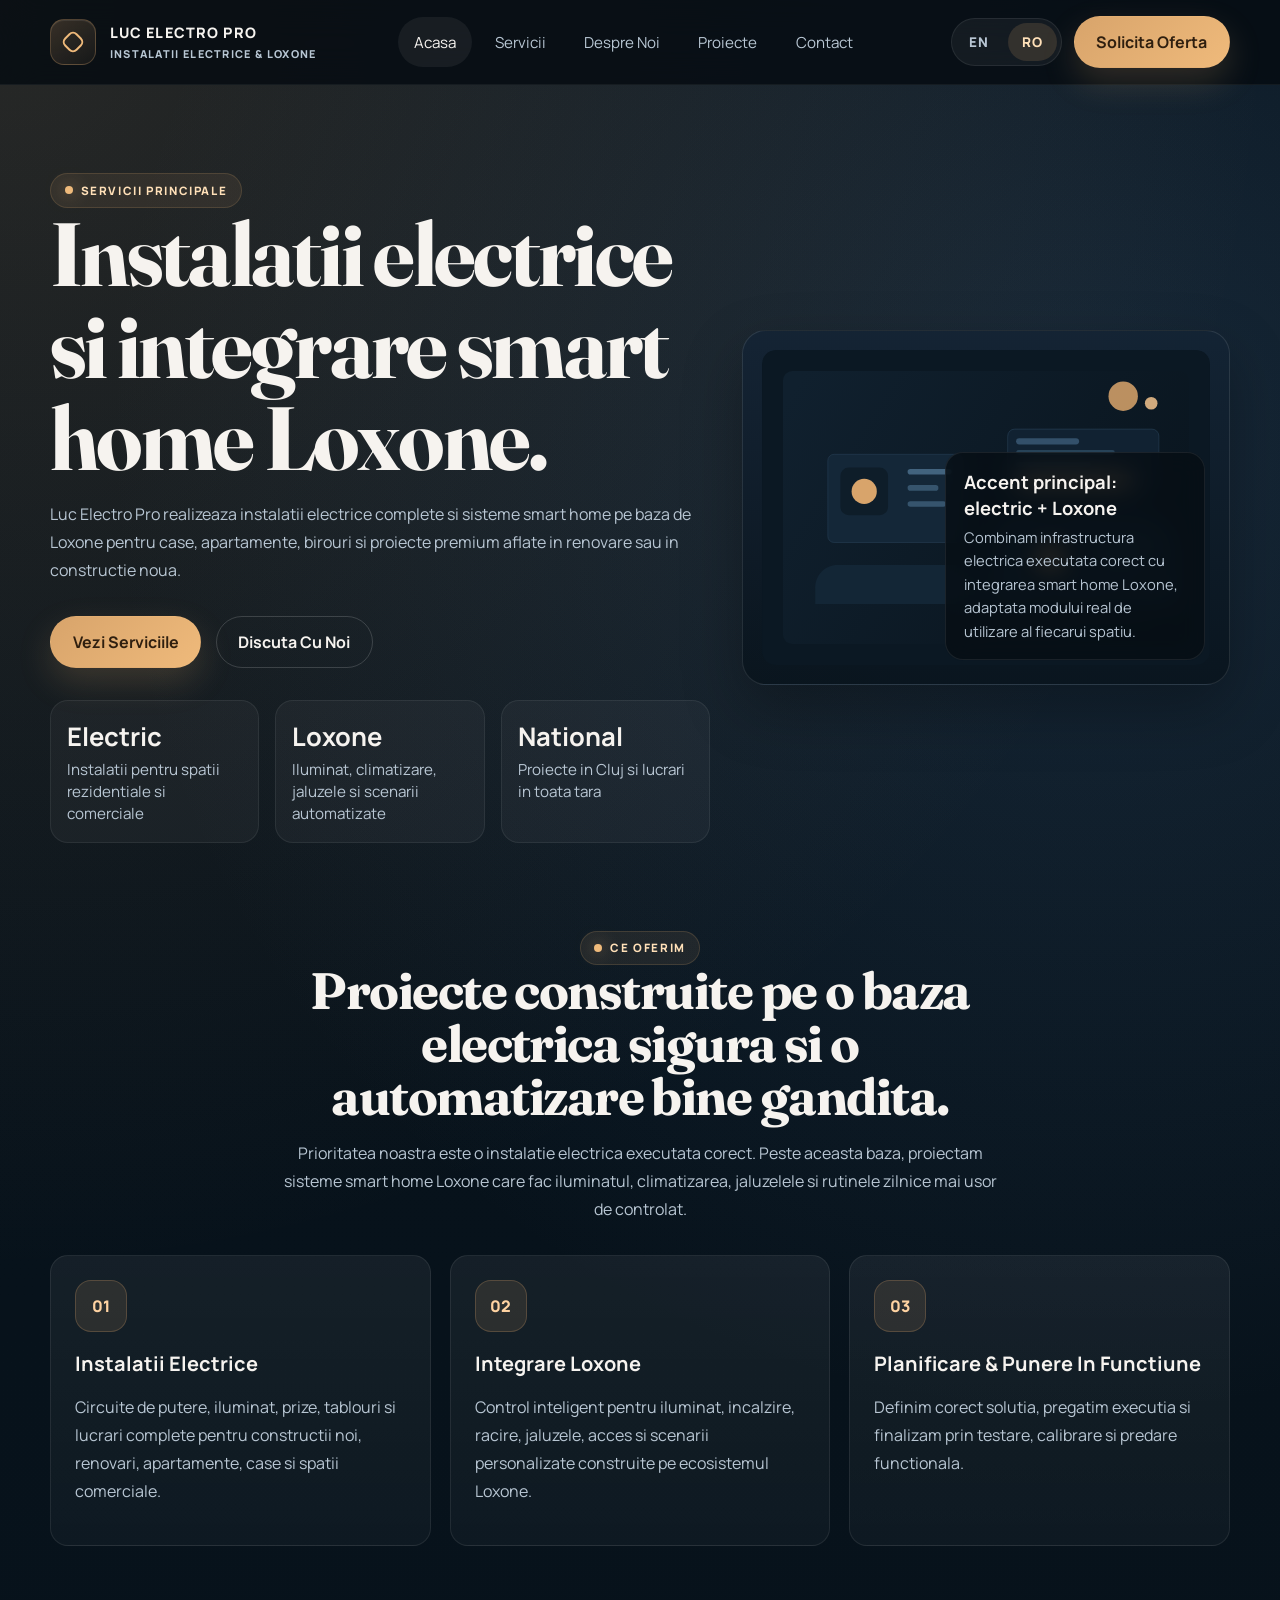
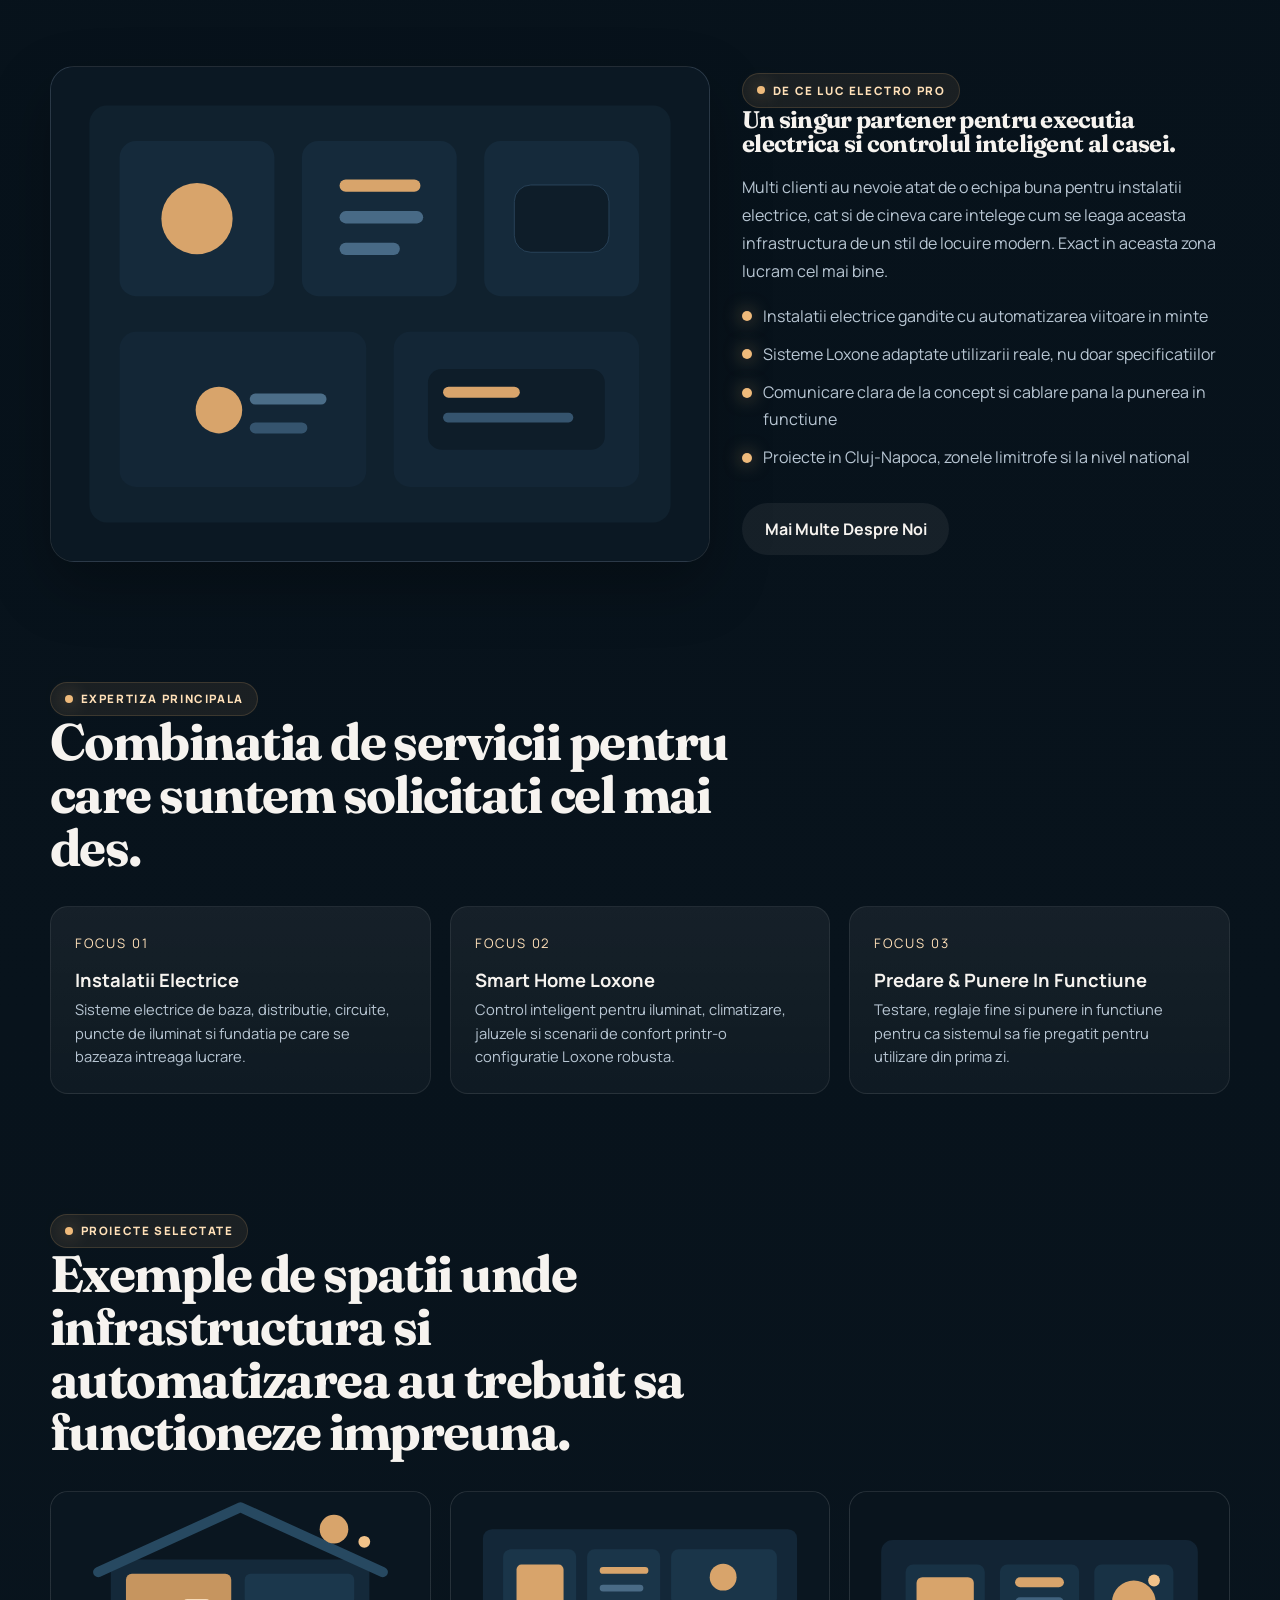
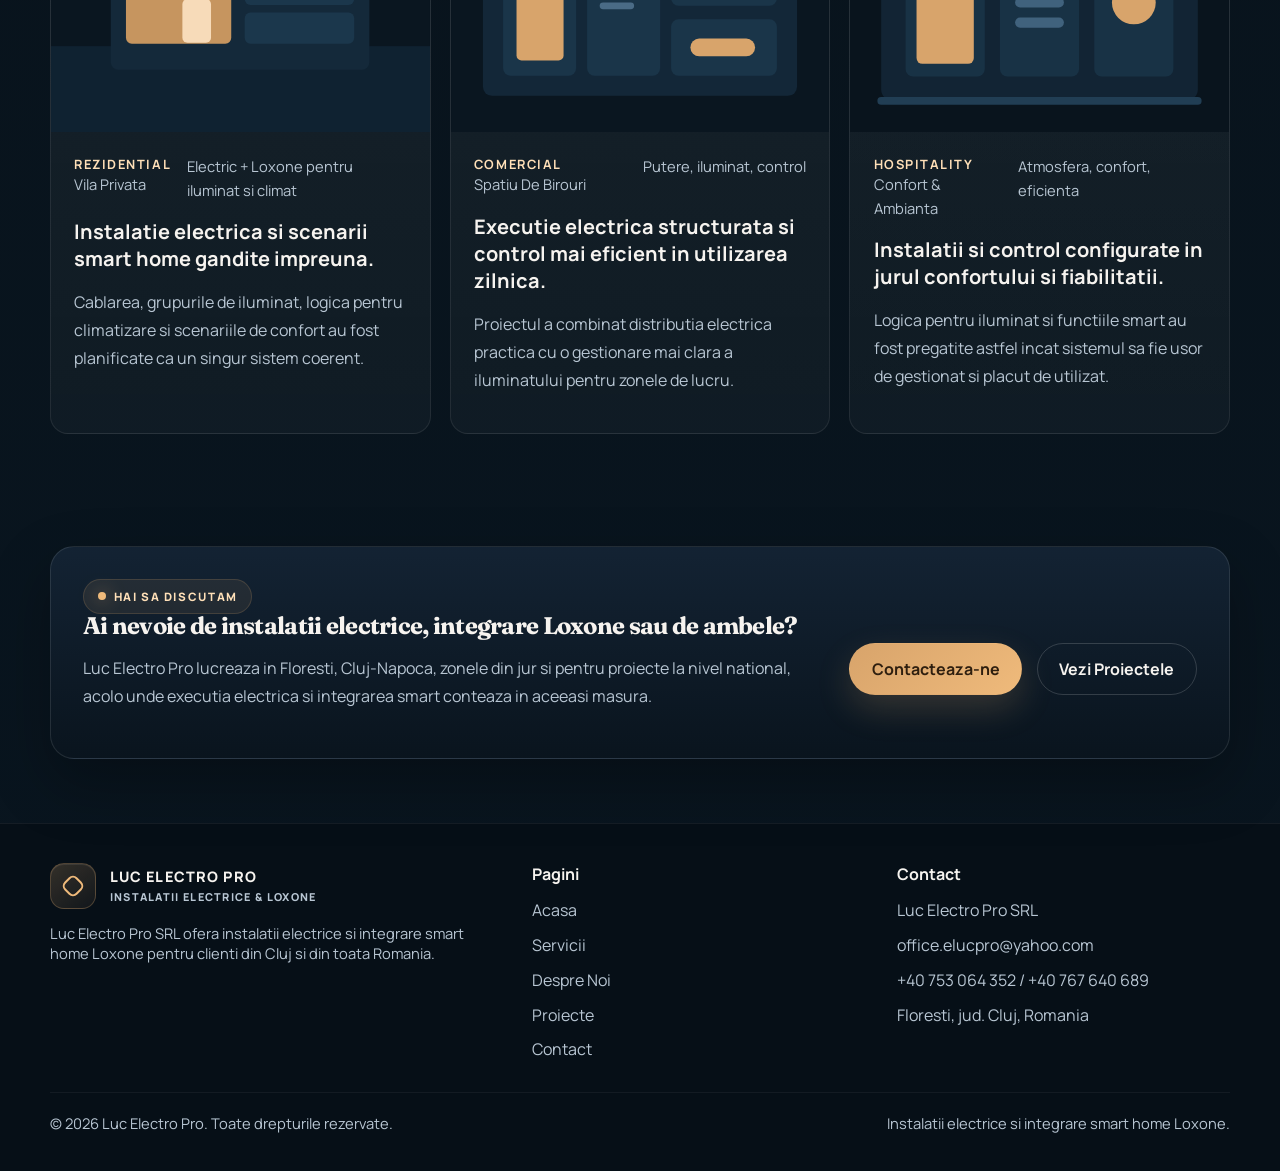
<file: index.html>
<!DOCTYPE html>
<html lang="ro">
  <head>
    <meta charset="UTF-8" />
    <meta name="viewport" content="width=device-width, initial-scale=1.0" />
    <title>Luc Electro Pro | Instalatii Electrice si Integrare Smart Home Loxone</title>
    <meta
      name="description"
      content="Luc Electro Pro SRL ofera instalatii electrice si integrare smart home Loxone in Cluj-Napoca, zonele din jur si pentru proiecte la nivel national."
    />
    <meta name="robots" content="index, follow" />
    <link rel="canonical" href="/index.html" />
    <link rel="alternate" hreflang="ro" href="/index.html" />
    <link rel="alternate" hreflang="en" href="/en/index.html" />
    <link rel="alternate" hreflang="x-default" href="/index.html" />
    <meta property="og:type" content="website" />
    <meta property="og:title" content="Luc Electro Pro | Instalatii Electrice si Integrare Smart Home Loxone" />
    <meta property="og:description" content="Luc Electro Pro SRL ofera instalatii electrice si integrare smart home Loxone in Cluj-Napoca, zonele din jur si pentru proiecte la nivel national." />
    <meta property="og:locale" content="ro_RO" />
    <meta property="og:locale:alternate" content="en_US" />
    <meta name="twitter:card" content="summary_large_image" />
    <script type="application/ld+json">
      {
        "@context": "https://schema.org",
        "@type": "Electrician",
        "name": "Luc Electro Pro SRL",
        "email": "office.elucpro@yahoo.com",
        "telephone": ["+40 753 064 352", "+40 767 640 689"],
        "address": {
          "@type": "PostalAddress",
          "streetAddress": "Strada Somesului nr. 2B, scara 1, ap.3",
          "addressLocality": "Floresti",
          "addressRegion": "Cluj",
          "addressCountry": "RO"
        },
        "areaServed": ["Cluj-Napoca", "Zonele din jur", "Romania"],
        "knowsLanguage": ["ro", "en"],
        "description": "Instalatii electrice si integrare smart home Loxone pentru proiecte rezidentiale, comerciale si nationale."
      }
    </script>
    <link rel="preconnect" href="https://fonts.googleapis.com" />
    <link rel="preconnect" href="https://fonts.gstatic.com" crossorigin />
    <link
      href="https://fonts.googleapis.com/css2?family=Fraunces:wght@600;700&family=Manrope:wght@400;500;600;700;800&display=swap"
      rel="stylesheet"
    />
    <link rel="stylesheet" href="css/styles.css" />
  </head>
  <body>
    <div class="page-shell">
      <header class="site-header">
        <div class="container header-inner">
          <a class="brand" href="index.html">
            <span class="brand-mark"></span>
            <span class="brand-copy">
              <span>Luc Electro Pro</span>
              <small>Instalatii Electrice & Loxone</small>
            </span>
          </a>
          <button class="nav-toggle" type="button" aria-label="Comuta navigatia" aria-expanded="false" data-nav-toggle>
            &#9776;
          </button>
          <nav class="main-nav" data-nav>
            <a class="active" href="index.html">Acasa</a>
            <a href="services.html">Servicii</a>
            <a href="about.html">Despre Noi</a>
            <a href="projects.html">Proiecte</a>
            <a href="contact.html">Contact</a>
          </nav>
          <div class="header-actions">
            <div class="lang-switch" aria-label="Selector limba">
              <a href="en/index.html">EN</a>
              <a class="active" href="index.html">RO</a>
            </div>
            <a class="button" href="contact.html">Solicita Oferta</a>
          </div>
        </div>
      </header>

      <main>
        <section class="hero">
          <div class="container hero-grid">
            <div class="hero-copy" data-reveal>
              <span class="eyebrow">Servicii Principale</span>
              <h1>Instalatii electrice si integrare smart home Loxone.</h1>
              <p>
                Luc Electro Pro realizeaza instalatii electrice complete si sisteme smart home pe
                baza de Loxone pentru case, apartamente, birouri si proiecte premium aflate in
                renovare sau in constructie noua.
              </p>
              <div class="hero-actions">
                <a class="button" href="services.html">Vezi Serviciile</a>
                <a class="button-outline" href="contact.html">Discuta Cu Noi</a>
              </div>
              <div class="metrics">
                <div class="metric">
                  <strong>Electric</strong>
                  <span>Instalatii pentru spatii rezidentiale si comerciale</span>
                </div>
                <div class="metric">
                  <strong>Loxone</strong>
                  <span>Iluminat, climatizare, jaluzele si scenarii automatizate</span>
                </div>
                <div class="metric">
                  <strong>National</strong>
                  <span>Proiecte in Cluj si lucrari in toata tara</span>
                </div>
              </div>
            </div>

            <div class="hero-card" data-reveal>
              <img src="assets/img/hero-smart-home.svg" alt="Ilustratie instalatii electrice si control smart home" />
              <div class="hero-floating">
                <strong>Accent principal: electric + Loxone</strong>
                <span>
                  Combinam infrastructura electrica executata corect cu integrarea smart home
                  Loxone, adaptata modului real de utilizare al fiecarui spatiu.
                </span>
              </div>
            </div>
          </div>
        </section>

        <section class="section">
          <div class="container">
            <div class="section-heading centered" data-reveal>
              <span class="eyebrow">Ce Oferim</span>
              <h2>Proiecte construite pe o baza electrica sigura si o automatizare bine gandita.</h2>
              <p>
                Prioritatea noastra este o instalatie electrica executata corect. Peste aceasta baza,
                proiectam sisteme smart home Loxone care fac iluminatul, climatizarea, jaluzelele si
                rutinele zilnice mai usor de controlat.
              </p>
            </div>

            <div class="card-grid three">
              <article class="card" data-reveal>
                <div class="card-icon">01</div>
                <h3>Instalatii Electrice</h3>
                <p>
                  Circuite de putere, iluminat, prize, tablouri si lucrari complete pentru
                  constructii noi, renovari, apartamente, case si spatii comerciale.
                </p>
              </article>

              <article class="card" data-reveal>
                <div class="card-icon">02</div>
                <h3>Integrare Loxone</h3>
                <p>
                  Control inteligent pentru iluminat, incalzire, racire, jaluzele, acces si scenarii
                  personalizate construite pe ecosistemul Loxone.
                </p>
              </article>

              <article class="card" data-reveal>
                <div class="card-icon">03</div>
                <h3>Planificare & Punere In Functiune</h3>
                <p>
                  Definim corect solutia, pregatim executia si finalizam prin testare, calibrare si
                  predare functionala.
                </p>
              </article>
            </div>
          </div>
        </section>

        <section class="section">
          <div class="container split-grid">
            <div class="visual-card" data-reveal>
              <img src="assets/img/services-overview.svg" alt="Prezentare servicii Luc Electro Pro" />
            </div>

            <div class="content-block" data-reveal>
              <span class="eyebrow">De Ce Luc Electro Pro</span>
              <h2>Un singur partener pentru executia electrica si controlul inteligent al casei.</h2>
              <p>
                Multi clienti au nevoie atat de o echipa buna pentru instalatii electrice, cat si de
                cineva care intelege cum se leaga aceasta infrastructura de un stil de locuire modern.
                Exact in aceasta zona lucram cel mai bine.
              </p>
              <ul class="feature-list">
                <li>Instalatii electrice gandite cu automatizarea viitoare in minte</li>
                <li>Sisteme Loxone adaptate utilizarii reale, nu doar specificatiilor</li>
                <li>Comunicare clara de la concept si cablare pana la punerea in functiune</li>
                <li>Proiecte in Cluj-Napoca, zonele limitrofe si la nivel national</li>
              </ul>
              <div class="inline-actions">
                <a class="button-ghost" href="about.html">Mai Multe Despre Noi</a>
              </div>
            </div>
          </div>
        </section>

        <section class="section">
          <div class="container">
            <div class="section-heading" data-reveal>
              <span class="eyebrow">Expertiza Principala</span>
              <h2>Combinatia de servicii pentru care suntem solicitati cel mai des.</h2>
            </div>

            <div class="timeline">
              <article class="timeline-step" data-reveal>
                <span class="step">Focus 01</span>
                <strong>Instalatii Electrice</strong>
                <span>
                  Sisteme electrice de baza, distributie, circuite, puncte de iluminat si fundatia
                  pe care se bazeaza intreaga lucrare.
                </span>
              </article>
              <article class="timeline-step" data-reveal>
                <span class="step">Focus 02</span>
                <strong>Smart Home Loxone</strong>
                <span>
                  Control inteligent pentru iluminat, climatizare, jaluzele si scenarii de confort
                  printr-o configuratie Loxone robusta.
                </span>
              </article>
              <article class="timeline-step" data-reveal>
                <span class="step">Focus 03</span>
                <strong>Predare & Punere In Functiune</strong>
                <span>
                  Testare, reglaje fine si punere in functiune pentru ca sistemul sa fie pregatit
                  pentru utilizare din prima zi.
                </span>
              </article>
            </div>
          </div>
        </section>

        <section class="section">
          <div class="container">
            <div class="section-heading" data-reveal>
              <span class="eyebrow">Proiecte Selectate</span>
              <h2>Exemple de spatii unde infrastructura si automatizarea au trebuit sa functioneze impreuna.</h2>
            </div>

            <div class="project-grid">
              <article class="project-card" data-reveal>
                <img src="assets/img/project-villa.svg" alt="Proiect rezidential electric si Loxone" />
                <div class="project-card-body">
                  <div class="project-meta">
                    <div>
                      <strong>Rezidential</strong>
                      <span>Vila Privata</span>
                    </div>
                    <span>Electric + Loxone pentru iluminat si climat</span>
                  </div>
                  <h3>Instalatie electrica si scenarii smart home gandite impreuna.</h3>
                  <p>
                    Cablarea, grupurile de iluminat, logica pentru climatizare si scenariile de
                    confort au fost planificate ca un singur sistem coerent.
                  </p>
                </div>
              </article>

              <article class="project-card" data-reveal>
                <img src="assets/img/project-office.svg" alt="Proiect electric comercial" />
                <div class="project-card-body">
                  <div class="project-meta">
                    <div>
                      <strong>Comercial</strong>
                      <span>Spatiu De Birouri</span>
                    </div>
                    <span>Putere, iluminat, control</span>
                  </div>
                  <h3>Executie electrica structurata si control mai eficient in utilizarea zilnica.</h3>
                  <p>
                    Proiectul a combinat distributia electrica practica cu o gestionare mai clara a
                    iluminatului pentru zonele de lucru.
                  </p>
                </div>
              </article>

              <article class="project-card" data-reveal>
                <img src="assets/img/project-hotel.svg" alt="Proiect ospitalitate iluminat si automatizare" />
                <div class="project-card-body">
                  <div class="project-meta">
                    <div>
                      <strong>Hospitality</strong>
                      <span>Confort & Ambianta</span>
                    </div>
                    <span>Atmosfera, confort, eficienta</span>
                  </div>
                  <h3>Instalatii si control configurate in jurul confortului si fiabilitatii.</h3>
                  <p>
                    Logica pentru iluminat si functiile smart au fost pregatite astfel incat sistemul
                    sa fie usor de gestionat si placut de utilizat.
                  </p>
                </div>
              </article>
            </div>
          </div>
        </section>

        <section class="band">
          <div class="container">
            <div class="cta-panel" data-reveal>
              <div class="cta-grid">
                <div class="cta-content">
                  <span class="eyebrow">Hai Sa Discutam</span>
                  <h2>Ai nevoie de instalatii electrice, integrare Loxone sau de ambele?</h2>
                  <p>
                    Luc Electro Pro lucreaza in Floresti, Cluj-Napoca, zonele din jur si pentru
                    proiecte la nivel national, acolo unde executia electrica si integrarea smart
                    conteaza in aceeasi masura.
                  </p>
                </div>
                <div class="hero-actions">
                  <a class="button" href="contact.html">Contacteaza-ne</a>
                  <a class="button-outline" href="projects.html">Vezi Proiectele</a>
                </div>
              </div>
            </div>
          </div>
        </section>
      </main>

      <footer class="site-footer">
        <div class="container">
          <div class="footer-grid">
            <div>
              <a class="brand" href="index.html">
                <span class="brand-mark"></span>
                <span class="brand-copy">
                  <span>Luc Electro Pro</span>
                  <small>Instalatii Electrice & Loxone</small>
                </span>
              </a>
              <p class="subtle">
                Luc Electro Pro SRL ofera instalatii electrice si integrare smart home Loxone pentru
                clienti din Cluj si din toata Romania.
              </p>
            </div>
            <div>
              <h3>Pagini</h3>
              <ul class="footer-links">
                <li><a href="index.html">Acasa</a></li>
                <li><a href="services.html">Servicii</a></li>
                <li><a href="about.html">Despre Noi</a></li>
                <li><a href="projects.html">Proiecte</a></li>
                <li><a href="contact.html">Contact</a></li>
              </ul>
            </div>
            <div>
              <h3>Contact</h3>
              <ul class="footer-contact">
                <li>Luc Electro Pro SRL</li>
                <li>office.elucpro@yahoo.com</li>
                <li>+40 753 064 352 / +40 767 640 689</li>
                <li>Floresti, jud. Cluj, Romania</li>
              </ul>
            </div>
          </div>
          <div class="footer-bottom">
            <span>&copy; 2026 Luc Electro Pro. Toate drepturile rezervate.</span>
            <span>Instalatii electrice si integrare smart home Loxone.</span>
          </div>
        </div>
      </footer>
    </div>

    <script src="js/main.js"></script>
  </body>
</html>
</file>
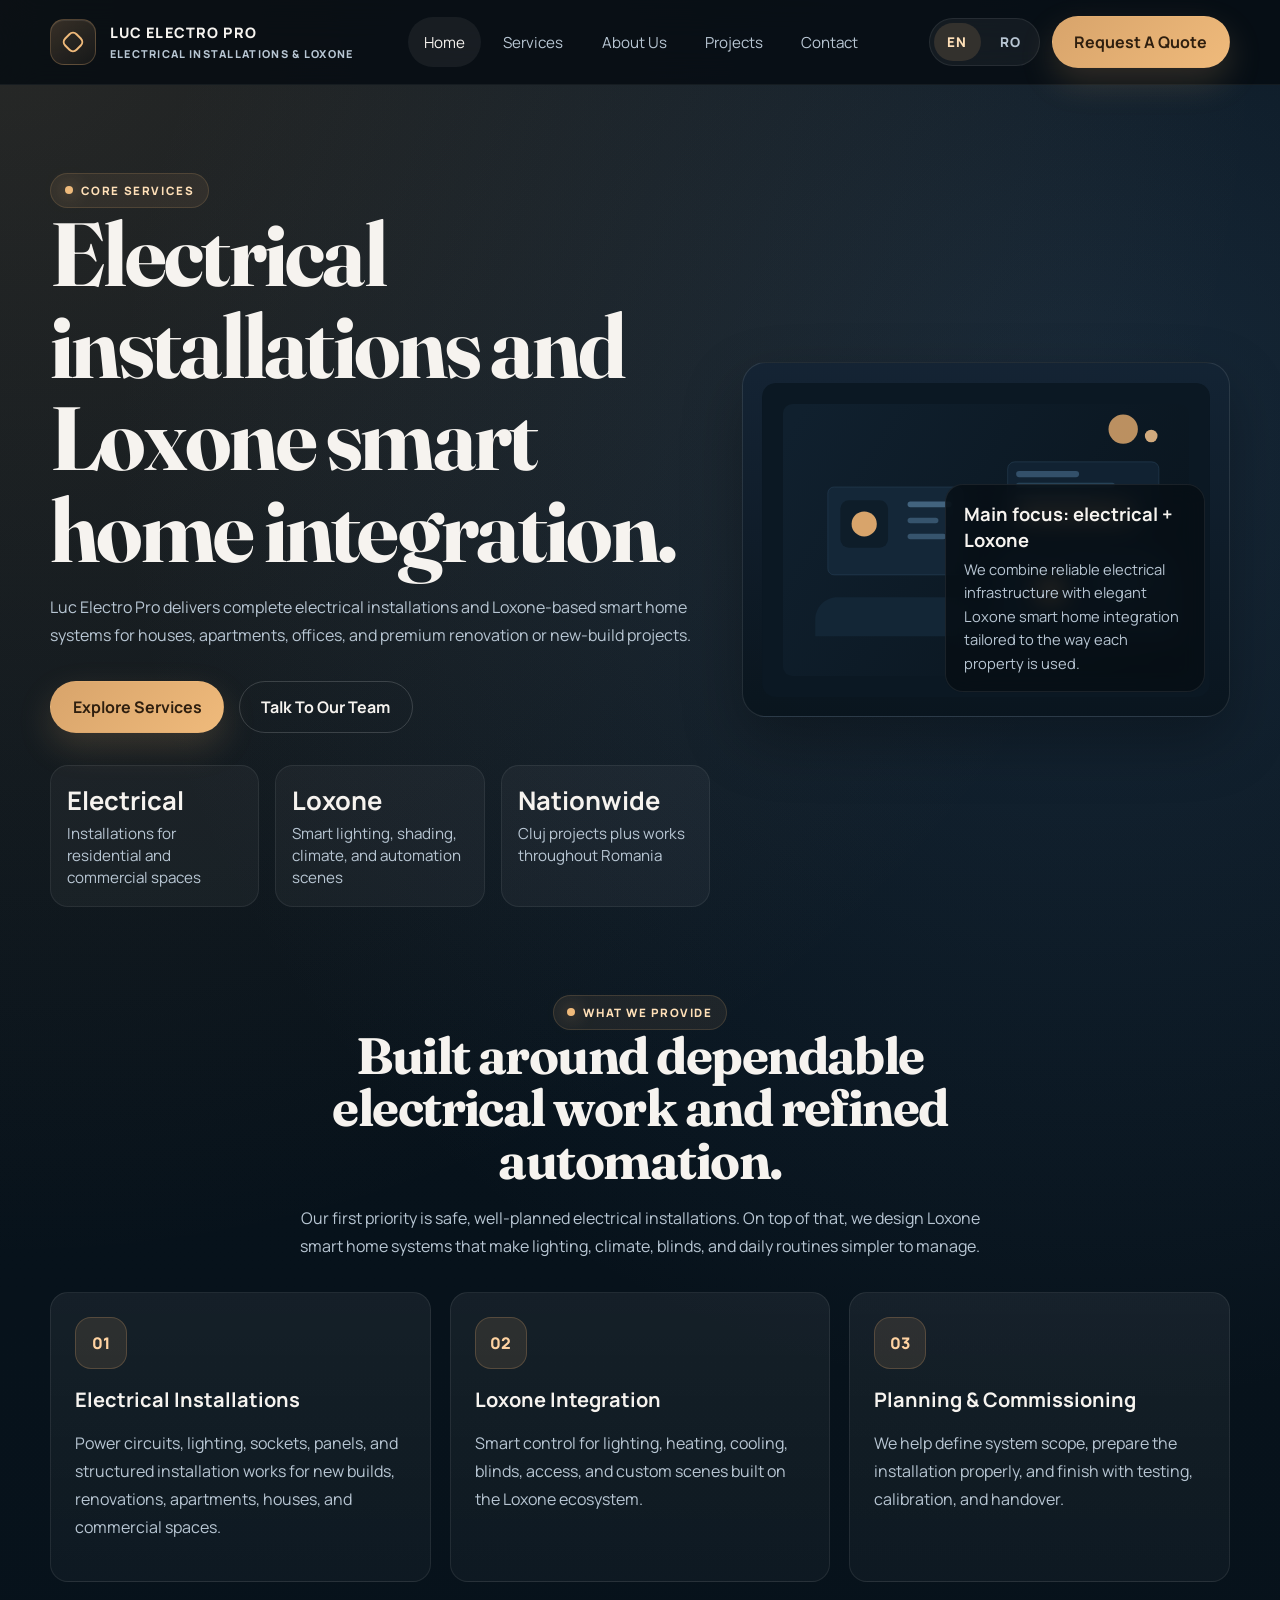
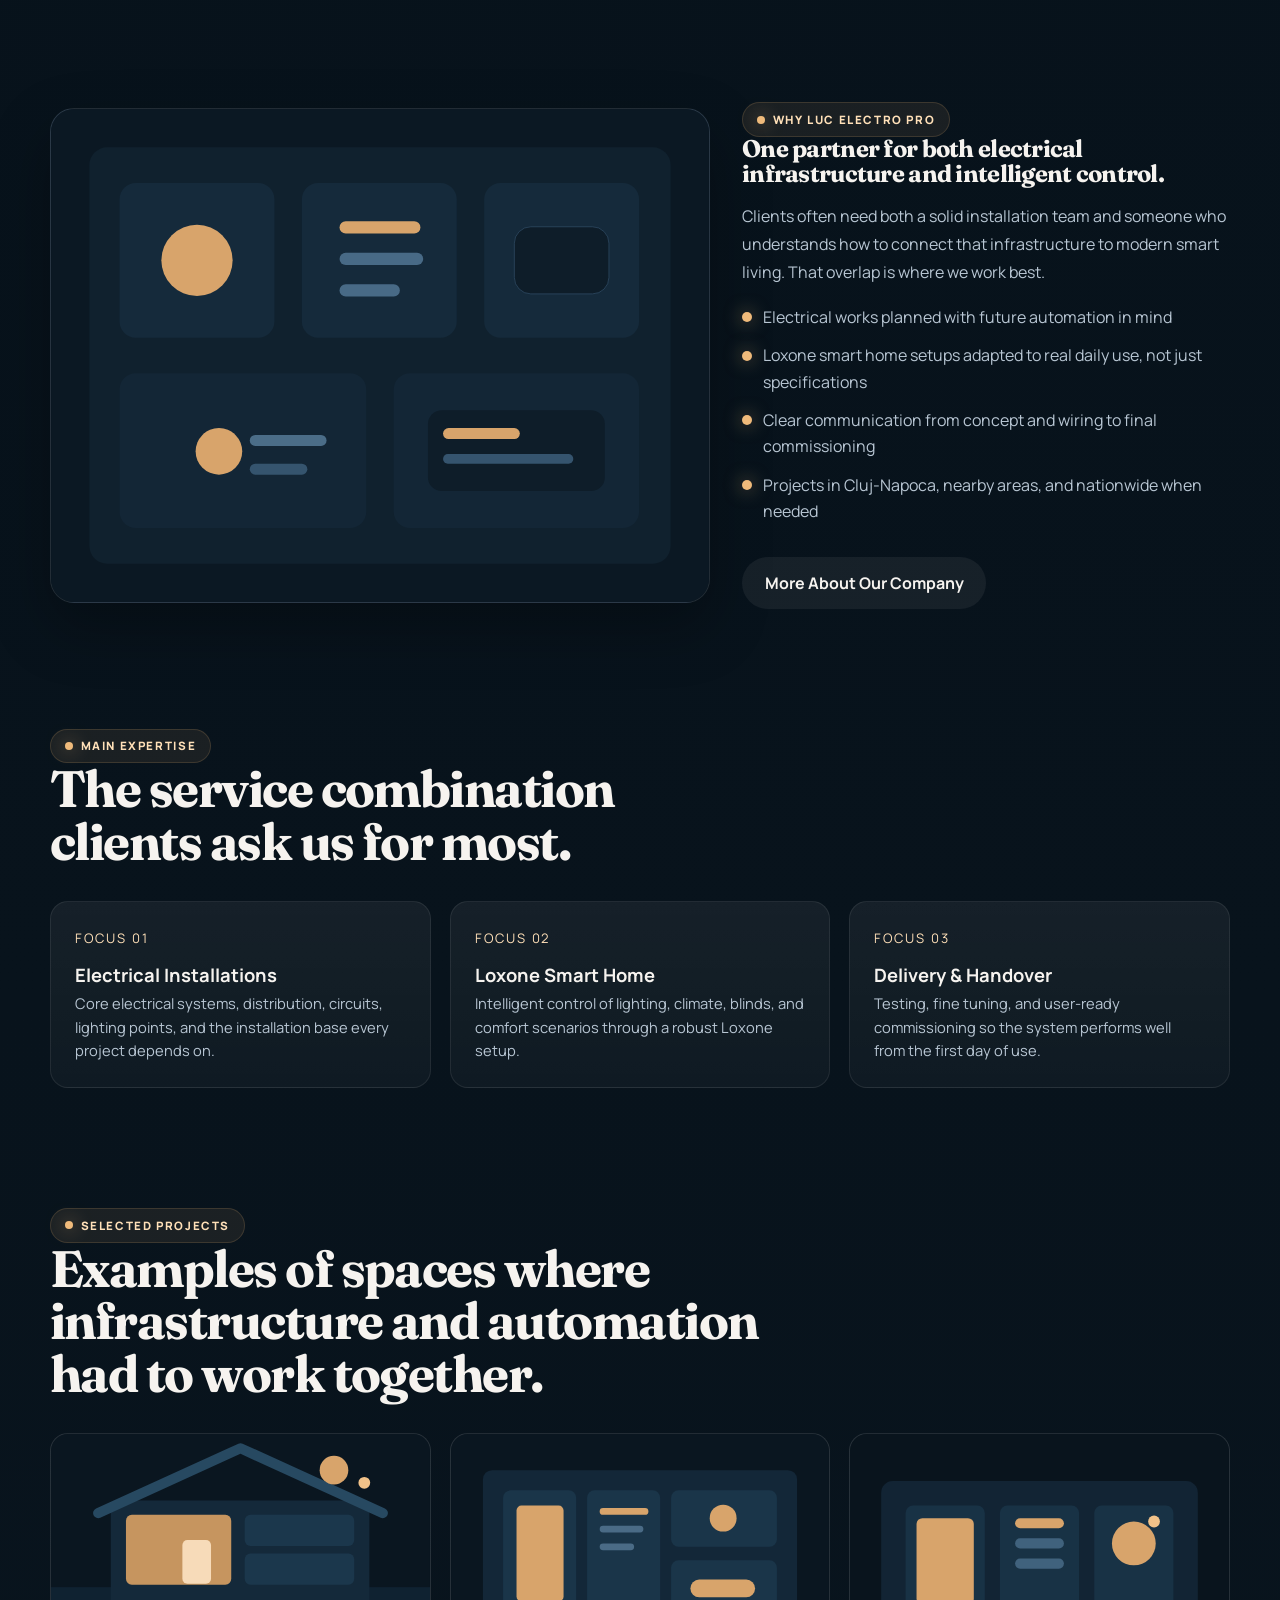
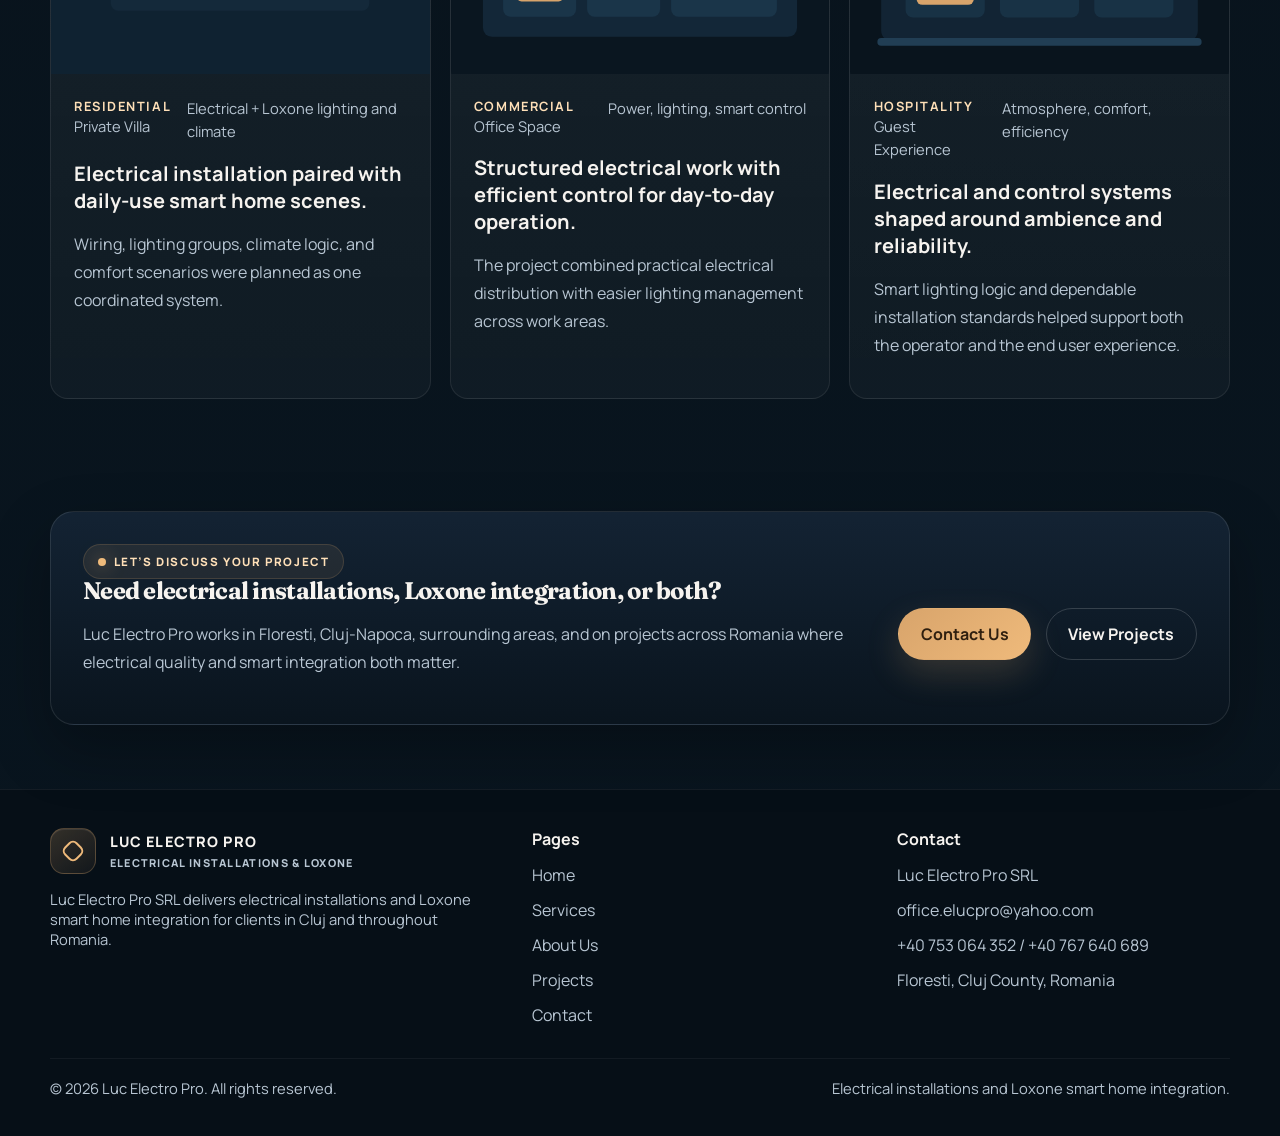
<file: en/index.html>
<!DOCTYPE html>
<html lang="en">
  <head>
    <meta charset="UTF-8" />
    <meta name="viewport" content="width=device-width, initial-scale=1.0" />
    <title>Luc Electro Pro | Electrical Installations & Loxone Smart Home Integration</title>
    <meta
      name="description"
      content="Luc Electro Pro SRL provides electrical installations and Loxone smart home integration in Cluj-Napoca, nearby areas, and projects nationwide."
    />
    <meta name="robots" content="index, follow" />
    <link rel="canonical" href="/en/index.html" />
    <link rel="alternate" hreflang="ro" href="/index.html" />
    <link rel="alternate" hreflang="en" href="/en/index.html" />
    <link rel="alternate" hreflang="x-default" href="/index.html" />
    <meta property="og:type" content="website" />
    <meta property="og:title" content="Luc Electro Pro | Electrical Installations & Loxone Smart Home Integration" />
    <meta property="og:description" content="Luc Electro Pro SRL provides electrical installations and Loxone smart home integration in Cluj-Napoca, nearby areas, and projects nationwide." />
    <meta property="og:locale" content="en_US" />
    <meta property="og:locale:alternate" content="ro_RO" />
    <meta name="twitter:card" content="summary_large_image" />
    <script type="application/ld+json">
      {
        "@context": "https://schema.org",
        "@type": "Electrician",
        "name": "Luc Electro Pro SRL",
        "email": "office.elucpro@yahoo.com",
        "telephone": ["+40 753 064 352", "+40 767 640 689"],
        "address": {
          "@type": "PostalAddress",
          "streetAddress": "Strada Somesului nr. 2B, scara 1, ap.3",
          "addressLocality": "Floresti",
          "addressRegion": "Cluj",
          "addressCountry": "RO"
        },
        "areaServed": ["Cluj-Napoca", "Surrounding areas", "Romania"],
        "knowsLanguage": ["ro", "en"],
        "description": "Electrical installations and Loxone smart home integration for residential, commercial, and nationwide projects."
      }
    </script>
    <link rel="preconnect" href="https://fonts.googleapis.com" />
    <link rel="preconnect" href="https://fonts.gstatic.com" crossorigin />
    <link
      href="https://fonts.googleapis.com/css2?family=Fraunces:wght@600;700&family=Manrope:wght@400;500;600;700;800&display=swap"
      rel="stylesheet"
    />
    <link rel="stylesheet" href="../css/styles.css" />
  </head>
  <body>
    <div class="page-shell">
      <header class="site-header">
        <div class="container header-inner">
          <a class="brand" href="index.html">
            <span class="brand-mark"></span>
            <span class="brand-copy">
              <span>Luc Electro Pro</span>
              <small>Electrical Installations & Loxone</small>
            </span>
          </a>
          <button class="nav-toggle" type="button" aria-label="Toggle navigation" aria-expanded="false" data-nav-toggle>
            &#9776;
          </button>
          <nav class="main-nav" data-nav>
            <a class="active" href="index.html">Home</a>
            <a href="services.html">Services</a>
            <a href="about.html">About Us</a>
            <a href="projects.html">Projects</a>
            <a href="contact.html">Contact</a>
          </nav>
          <div class="header-actions">
            <div class="lang-switch" aria-label="Language switcher">
              <a class="active" href="index.html">EN</a>
              <a href="../index.html">RO</a>
            </div>
            <a class="button" href="contact.html">Request A Quote</a>
          </div>
        </div>
      </header>

      <main>
        <section class="hero">
          <div class="container hero-grid">
            <div class="hero-copy" data-reveal>
              <span class="eyebrow">Core Services</span>
              <h1>Electrical installations and Loxone smart home integration.</h1>
              <p>
                Luc Electro Pro delivers complete electrical installations and Loxone-based smart
                home systems for houses, apartments, offices, and premium renovation or new-build
                projects.
              </p>
              <div class="hero-actions">
                <a class="button" href="../services.html">Explore Services</a>
                <a class="button-outline" href="../contact.html">Talk To Our Team</a>
              </div>
              <div class="metrics">
                <div class="metric">
                  <strong>Electrical</strong>
                  <span>Installations for residential and commercial spaces</span>
                </div>
                <div class="metric">
                  <strong>Loxone</strong>
                  <span>Smart lighting, shading, climate, and automation scenes</span>
                </div>
                <div class="metric">
                  <strong>Nationwide</strong>
                  <span>Cluj projects plus works throughout Romania</span>
                </div>
              </div>
            </div>

            <div class="hero-card" data-reveal>
              <img src="../assets/img/hero-smart-home.svg" alt="Electrical systems and smart home control illustration" />
              <div class="hero-floating">
                <strong>Main focus: electrical + Loxone</strong>
                <span>
                  We combine reliable electrical infrastructure with elegant Loxone smart home
                  integration tailored to the way each property is used.
                </span>
              </div>
            </div>
          </div>
        </section>

        <section class="section">
          <div class="container">
            <div class="section-heading centered" data-reveal>
              <span class="eyebrow">What We Provide</span>
              <h2>Built around dependable electrical work and refined automation.</h2>
              <p>
                Our first priority is safe, well-planned electrical installations. On top of that,
                we design Loxone smart home systems that make lighting, climate, blinds, and daily
                routines simpler to manage.
              </p>
            </div>

            <div class="card-grid three">
              <article class="card" data-reveal>
                <div class="card-icon">01</div>
                <h3>Electrical Installations</h3>
                <p>
                  Power circuits, lighting, sockets, panels, and structured installation works for
                  new builds, renovations, apartments, houses, and commercial spaces.
                </p>
              </article>

              <article class="card" data-reveal>
                <div class="card-icon">02</div>
                <h3>Loxone Integration</h3>
                <p>
                  Smart control for lighting, heating, cooling, blinds, access, and custom scenes
                  built on the Loxone ecosystem.
                </p>
              </article>

              <article class="card" data-reveal>
                <div class="card-icon">03</div>
                <h3>Planning & Commissioning</h3>
                <p>
                  We help define system scope, prepare the installation properly, and finish with
                  testing, calibration, and handover.
                </p>
              </article>
            </div>
          </div>
        </section>

        <section class="section">
          <div class="container split-grid">
            <div class="visual-card" data-reveal>
              <img src="../assets/img/services-overview.svg" alt="Electrical and Loxone services overview" />
            </div>

            <div class="content-block" data-reveal>
              <span class="eyebrow">Why Luc Electro Pro</span>
              <h2>One partner for both electrical infrastructure and intelligent control.</h2>
              <p>
                Clients often need both a solid installation team and someone who understands how to
                connect that infrastructure to modern smart living. That overlap is where we work
                best.
              </p>
              <ul class="feature-list">
                <li>Electrical works planned with future automation in mind</li>
                <li>Loxone smart home setups adapted to real daily use, not just specifications</li>
                <li>Clear communication from concept and wiring to final commissioning</li>
                <li>Projects in Cluj-Napoca, nearby areas, and nationwide when needed</li>
              </ul>
              <div class="inline-actions">
                <a class="button-ghost" href="../about.html">More About Our Company</a>
              </div>
            </div>
          </div>
        </section>

        <section class="section">
          <div class="container">
            <div class="section-heading" data-reveal>
              <span class="eyebrow">Main Expertise</span>
              <h2>The service combination clients ask us for most.</h2>
            </div>

            <div class="timeline">
              <article class="timeline-step" data-reveal>
                <span class="step">Focus 01</span>
                <strong>Electrical Installations</strong>
                <span>
                  Core electrical systems, distribution, circuits, lighting points, and the
                  installation base every project depends on.
                </span>
              </article>
              <article class="timeline-step" data-reveal>
                <span class="step">Focus 02</span>
                <strong>Loxone Smart Home</strong>
                <span>
                  Intelligent control of lighting, climate, blinds, and comfort scenarios through a
                  robust Loxone setup.
                </span>
              </article>
              <article class="timeline-step" data-reveal>
                <span class="step">Focus 03</span>
                <strong>Delivery & Handover</strong>
                <span>
                  Testing, fine tuning, and user-ready commissioning so the system performs well
                  from the first day of use.
                </span>
              </article>
            </div>
          </div>
        </section>

        <section class="section">
          <div class="container">
            <div class="section-heading" data-reveal>
              <span class="eyebrow">Selected Projects</span>
              <h2>Examples of spaces where infrastructure and automation had to work together.</h2>
            </div>

            <div class="project-grid">
              <article class="project-card" data-reveal>
                <img src="../assets/img/project-villa.svg" alt="Residential electrical and Loxone project" />
                <div class="project-card-body">
                  <div class="project-meta">
                    <div>
                      <strong>Residential</strong>
                      <span>Private Villa</span>
                    </div>
                    <span>Electrical + Loxone lighting and climate</span>
                  </div>
                  <h3>Electrical installation paired with daily-use smart home scenes.</h3>
                  <p>
                    Wiring, lighting groups, climate logic, and comfort scenarios were planned as one
                    coordinated system.
                  </p>
                </div>
              </article>

              <article class="project-card" data-reveal>
                <img src="../assets/img/project-office.svg" alt="Commercial electrical project" />
                <div class="project-card-body">
                  <div class="project-meta">
                    <div>
                      <strong>Commercial</strong>
                      <span>Office Space</span>
                    </div>
                    <span>Power, lighting, smart control</span>
                  </div>
                  <h3>Structured electrical work with efficient control for day-to-day operation.</h3>
                  <p>
                    The project combined practical electrical distribution with easier lighting
                    management across work areas.
                  </p>
                </div>
              </article>

              <article class="project-card" data-reveal>
                <img src="../assets/img/project-hotel.svg" alt="Hospitality lighting and automation project" />
                <div class="project-card-body">
                  <div class="project-meta">
                    <div>
                      <strong>Hospitality</strong>
                      <span>Guest Experience</span>
                    </div>
                    <span>Atmosphere, comfort, efficiency</span>
                  </div>
                  <h3>Electrical and control systems shaped around ambience and reliability.</h3>
                  <p>
                    Smart lighting logic and dependable installation standards helped support both the
                    operator and the end user experience.
                  </p>
                </div>
              </article>
            </div>
          </div>
        </section>

        <section class="band">
          <div class="container">
            <div class="cta-panel" data-reveal>
              <div class="cta-grid">
                <div class="cta-content">
                  <span class="eyebrow">Let’s Discuss Your Project</span>
                  <h2>Need electrical installations, Loxone integration, or both?</h2>
                  <p>
                    Luc Electro Pro works in Floresti, Cluj-Napoca, surrounding areas, and on
                    projects across Romania where electrical quality and smart integration both
                    matter.
                  </p>
                </div>
                <div class="hero-actions">
                  <a class="button" href="contact.html">Contact Us</a>
                  <a class="button-outline" href="../projects.html">View Projects</a>
                </div>
              </div>
            </div>
          </div>
        </section>
      </main>

      <footer class="site-footer">
        <div class="container">
          <div class="footer-grid">
            <div>
              <a class="brand" href="index.html">
                <span class="brand-mark"></span>
                <span class="brand-copy">
                  <span>Luc Electro Pro</span>
                  <small>Electrical Installations & Loxone</small>
                </span>
              </a>
              <p class="subtle">
                Luc Electro Pro SRL delivers electrical installations and Loxone smart home
                integration for clients in Cluj and throughout Romania.
              </p>
            </div>
            <div>
              <h3>Pages</h3>
              <ul class="footer-links">
                <li><a href="index.html">Home</a></li>
                <li><a href="services.html">Services</a></li>
                <li><a href="about.html">About Us</a></li>
                <li><a href="projects.html">Projects</a></li>
                <li><a href="contact.html">Contact</a></li>
              </ul>
            </div>
            <div>
              <h3>Contact</h3>
              <ul class="footer-contact">
                <li>Luc Electro Pro SRL</li>
                <li>office.elucpro@yahoo.com</li>
                <li>+40 753 064 352 / +40 767 640 689</li>
                <li>Floresti, Cluj County, Romania</li>
              </ul>
            </div>
          </div>
          <div class="footer-bottom">
            <span>&copy; 2026 Luc Electro Pro. All rights reserved.</span>
            <span>Electrical installations and Loxone smart home integration.</span>
          </div>
        </div>
      </footer>
    </div>

    <script src="../js/main.js"></script>
  </body>
</html>
</file>
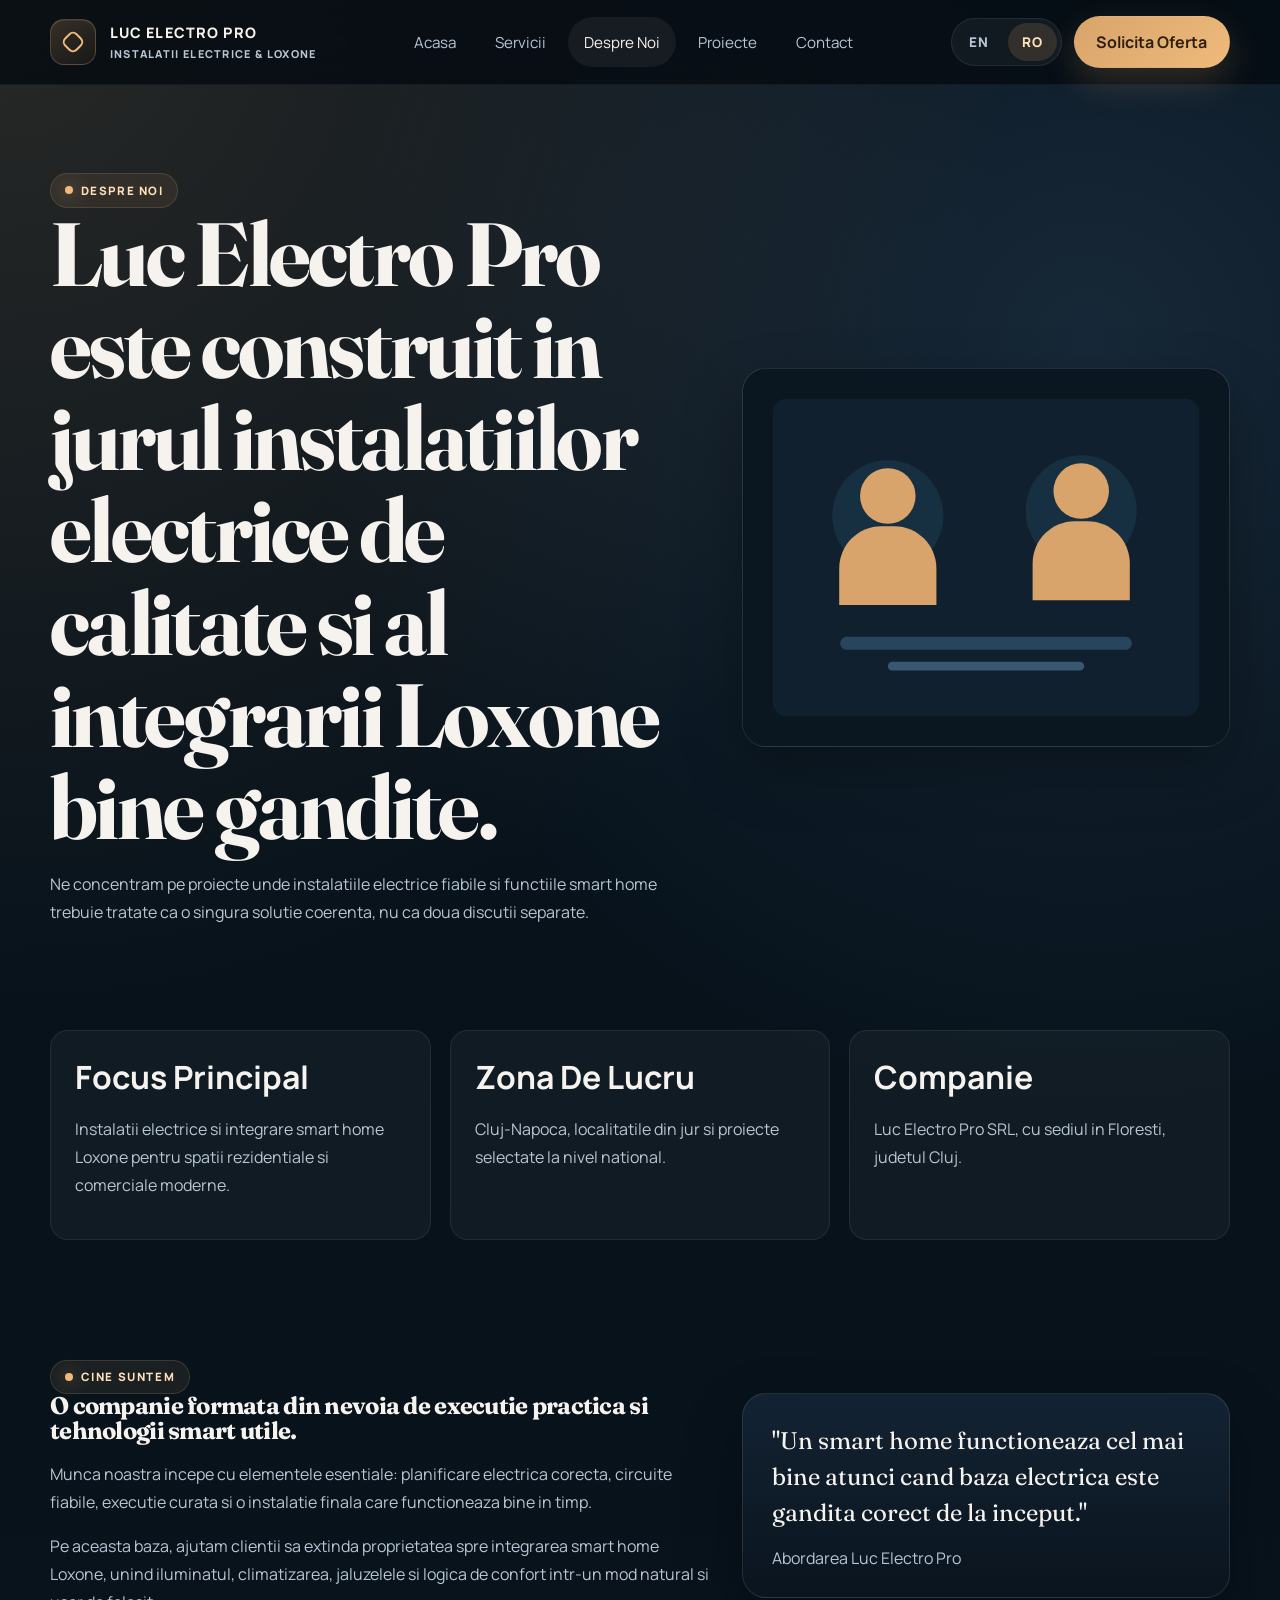
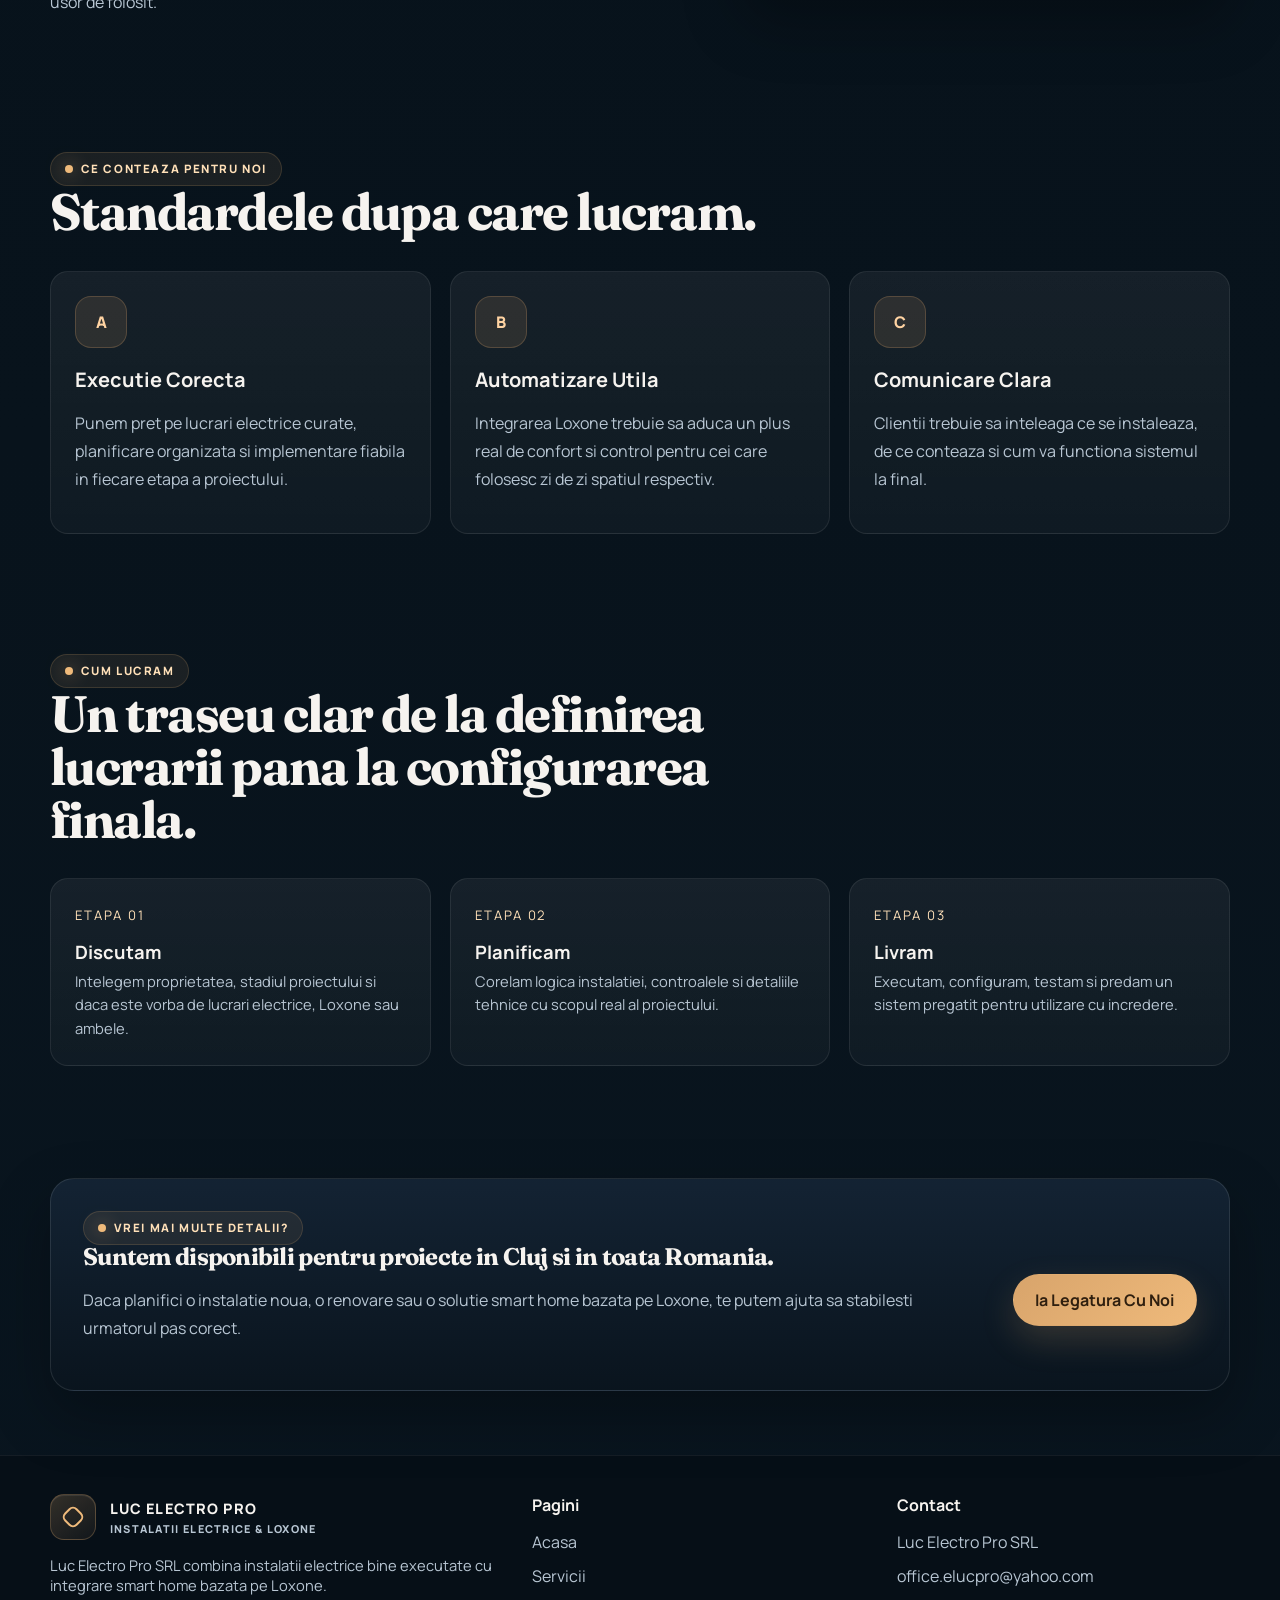
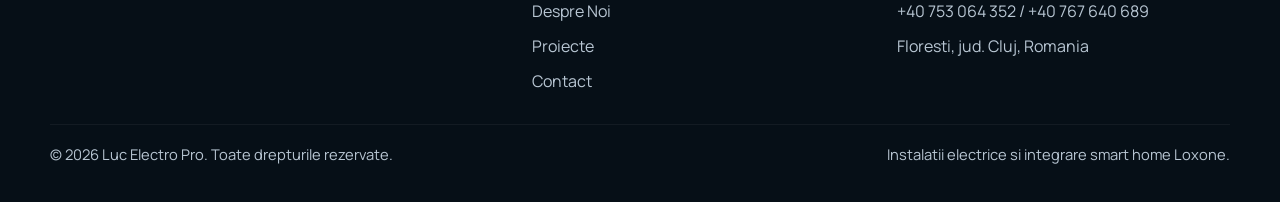
<file: about.html>
<!DOCTYPE html>
<html lang="ro">
  <head>
    <meta charset="UTF-8" />
    <meta name="viewport" content="width=device-width, initial-scale=1.0" />
    <title>Despre Noi | Luc Electro Pro</title>
    <meta
      name="description"
      content="Afla mai multe despre Luc Electro Pro SRL, companie specializata in instalatii electrice si integrare smart home Loxone."
    />
    <meta name="robots" content="index, follow" />
    <link rel="canonical" href="/about.html" />
    <link rel="alternate" hreflang="ro" href="/about.html" />
    <link rel="alternate" hreflang="en" href="/en/about.html" />
    <link rel="alternate" hreflang="x-default" href="/index.html" />
    <meta property="og:type" content="website" />
    <meta property="og:title" content="Despre Noi | Luc Electro Pro" />
    <meta property="og:description" content="Afla mai multe despre Luc Electro Pro SRL, companie specializata in instalatii electrice si integrare smart home Loxone." />
    <meta property="og:locale" content="ro_RO" />
    <meta property="og:locale:alternate" content="en_US" />
    <meta name="twitter:card" content="summary_large_image" />
    <link rel="preconnect" href="https://fonts.googleapis.com" />
    <link rel="preconnect" href="https://fonts.gstatic.com" crossorigin />
    <link
      href="https://fonts.googleapis.com/css2?family=Fraunces:wght@600;700&family=Manrope:wght@400;500;600;700;800&display=swap"
      rel="stylesheet"
    />
    <link rel="stylesheet" href="css/styles.css" />
  </head>
  <body>
    <div class="page-shell">
      <header class="site-header">
        <div class="container header-inner">
          <a class="brand" href="index.html">
            <span class="brand-mark"></span>
            <span class="brand-copy">
              <span>Luc Electro Pro</span>
              <small>Instalatii Electrice & Loxone</small>
            </span>
          </a>
          <button class="nav-toggle" type="button" aria-label="Comuta navigatia" aria-expanded="false" data-nav-toggle>
            &#9776;
          </button>
          <nav class="main-nav" data-nav>
            <a href="index.html">Acasa</a>
            <a href="services.html">Servicii</a>
            <a class="active" href="about.html">Despre Noi</a>
            <a href="projects.html">Proiecte</a>
            <a href="contact.html">Contact</a>
          </nav>
          <div class="header-actions">
            <div class="lang-switch" aria-label="Selector limba">
              <a href="en/about.html">EN</a>
              <a class="active" href="about.html">RO</a>
            </div>
            <a class="button" href="contact.html">Solicita Oferta</a>
          </div>
        </div>
      </header>

      <main>
        <section class="page-hero">
          <div class="container split-grid">
            <div class="page-hero-copy" data-reveal>
              <span class="eyebrow">Despre Noi</span>
              <h1>Luc Electro Pro este construit in jurul instalatiilor electrice de calitate si al integrarii Loxone bine gandite.</h1>
              <p>
                Ne concentram pe proiecte unde instalatiile electrice fiabile si functiile smart home
                trebuie tratate ca o singura solutie coerenta, nu ca doua discutii separate.
              </p>
            </div>
            <div class="visual-card" data-reveal>
              <img src="assets/img/about-team.svg" alt="Ilustratie echipa Luc Electro Pro" />
            </div>
          </div>
        </section>

        <section class="section">
          <div class="container stats-grid">
            <article class="stat" data-reveal>
              <strong>Focus Principal</strong>
              <p>Instalatii electrice si integrare smart home Loxone pentru spatii rezidentiale si comerciale moderne.</p>
            </article>
            <article class="stat" data-reveal>
              <strong>Zona De Lucru</strong>
              <p>Cluj-Napoca, localitatile din jur si proiecte selectate la nivel national.</p>
            </article>
            <article class="stat" data-reveal>
              <strong>Companie</strong>
              <p>Luc Electro Pro SRL, cu sediul in Floresti, judetul Cluj.</p>
            </article>
          </div>
        </section>

        <section class="section">
          <div class="container detail-grid">
            <div class="content-block" data-reveal>
              <span class="eyebrow">Cine Suntem</span>
              <h2>O companie formata din nevoia de executie practica si tehnologii smart utile.</h2>
              <p>
                Munca noastra incepe cu elementele esentiale: planificare electrica corecta, circuite
                fiabile, executie curata si o instalatie finala care functioneaza bine in timp.
              </p>
              <p>
                Pe aceasta baza, ajutam clientii sa extinda proprietatea spre integrarea smart home
                Loxone, unind iluminatul, climatizarea, jaluzelele si logica de confort intr-un mod
                natural si usor de folosit.
              </p>
            </div>

            <div class="quote-panel" data-reveal>
              <p>
                "Un smart home functioneaza cel mai bine atunci cand baza electrica este gandita
                corect de la inceput."
              </p>
              <footer>Abordarea Luc Electro Pro</footer>
            </div>
          </div>
        </section>

        <section class="section">
          <div class="container">
            <div class="section-heading" data-reveal>
              <span class="eyebrow">Ce Conteaza Pentru Noi</span>
              <h2>Standardele dupa care lucram.</h2>
            </div>
            <div class="value-grid">
              <article class="card" data-reveal>
                <div class="card-icon">A</div>
                <h3>Executie Corecta</h3>
                <p>
                  Punem pret pe lucrari electrice curate, planificare organizata si implementare
                  fiabila in fiecare etapa a proiectului.
                </p>
              </article>
              <article class="card" data-reveal>
                <div class="card-icon">B</div>
                <h3>Automatizare Utila</h3>
                <p>
                  Integrarea Loxone trebuie sa aduca un plus real de confort si control pentru cei
                  care folosesc zi de zi spatiul respectiv.
                </p>
              </article>
              <article class="card" data-reveal>
                <div class="card-icon">C</div>
                <h3>Comunicare Clara</h3>
                <p>
                  Clientii trebuie sa inteleaga ce se instaleaza, de ce conteaza si cum va functiona
                  sistemul la final.
                </p>
              </article>
            </div>
          </div>
        </section>

        <section class="section">
          <div class="container">
            <div class="section-heading" data-reveal>
              <span class="eyebrow">Cum Lucram</span>
              <h2>Un traseu clar de la definirea lucrarii pana la configurarea finala.</h2>
            </div>
            <div class="timeline">
              <article class="timeline-step" data-reveal>
                <span class="step">Etapa 01</span>
                <strong>Discutam</strong>
                <span>Intelegem proprietatea, stadiul proiectului si daca este vorba de lucrari electrice, Loxone sau ambele.</span>
              </article>
              <article class="timeline-step" data-reveal>
                <span class="step">Etapa 02</span>
                <strong>Planificam</strong>
                <span>Corelam logica instalatiei, controalele si detaliile tehnice cu scopul real al proiectului.</span>
              </article>
              <article class="timeline-step" data-reveal>
                <span class="step">Etapa 03</span>
                <strong>Livram</strong>
                <span>Executam, configuram, testam si predam un sistem pregatit pentru utilizare cu incredere.</span>
              </article>
            </div>
          </div>
        </section>

        <section class="band">
          <div class="container">
            <div class="cta-panel" data-reveal>
              <div class="cta-grid">
                <div class="cta-content">
                  <span class="eyebrow">Vrei Mai Multe Detalii?</span>
                  <h2>Suntem disponibili pentru proiecte in Cluj si in toata Romania.</h2>
                  <p>
                    Daca planifici o instalatie noua, o renovare sau o solutie smart home bazata pe
                    Loxone, te putem ajuta sa stabilesti urmatorul pas corect.
                  </p>
                </div>
                <div class="hero-actions">
                  <a class="button" href="contact.html">Ia Legatura Cu Noi</a>
                </div>
              </div>
            </div>
          </div>
        </section>
      </main>

      <footer class="site-footer">
        <div class="container">
          <div class="footer-grid">
            <div>
              <a class="brand" href="index.html">
                <span class="brand-mark"></span>
                <span class="brand-copy">
                  <span>Luc Electro Pro</span>
                  <small>Instalatii Electrice & Loxone</small>
                </span>
              </a>
              <p class="subtle">Luc Electro Pro SRL combina instalatii electrice bine executate cu integrare smart home bazata pe Loxone.</p>
            </div>
            <div>
              <h3>Pagini</h3>
              <ul class="footer-links">
                <li><a href="index.html">Acasa</a></li>
                <li><a href="services.html">Servicii</a></li>
                <li><a href="about.html">Despre Noi</a></li>
                <li><a href="projects.html">Proiecte</a></li>
                <li><a href="contact.html">Contact</a></li>
              </ul>
            </div>
            <div>
              <h3>Contact</h3>
              <ul class="footer-contact">
                <li>Luc Electro Pro SRL</li>
                <li>office.elucpro@yahoo.com</li>
                <li>+40 753 064 352 / +40 767 640 689</li>
                <li>Floresti, jud. Cluj, Romania</li>
              </ul>
            </div>
          </div>
          <div class="footer-bottom">
            <span>&copy; 2026 Luc Electro Pro. Toate drepturile rezervate.</span>
            <span>Instalatii electrice si integrare smart home Loxone.</span>
          </div>
        </div>
      </footer>
    </div>

    <script src="js/main.js"></script>
  </body>
</html>
</file>
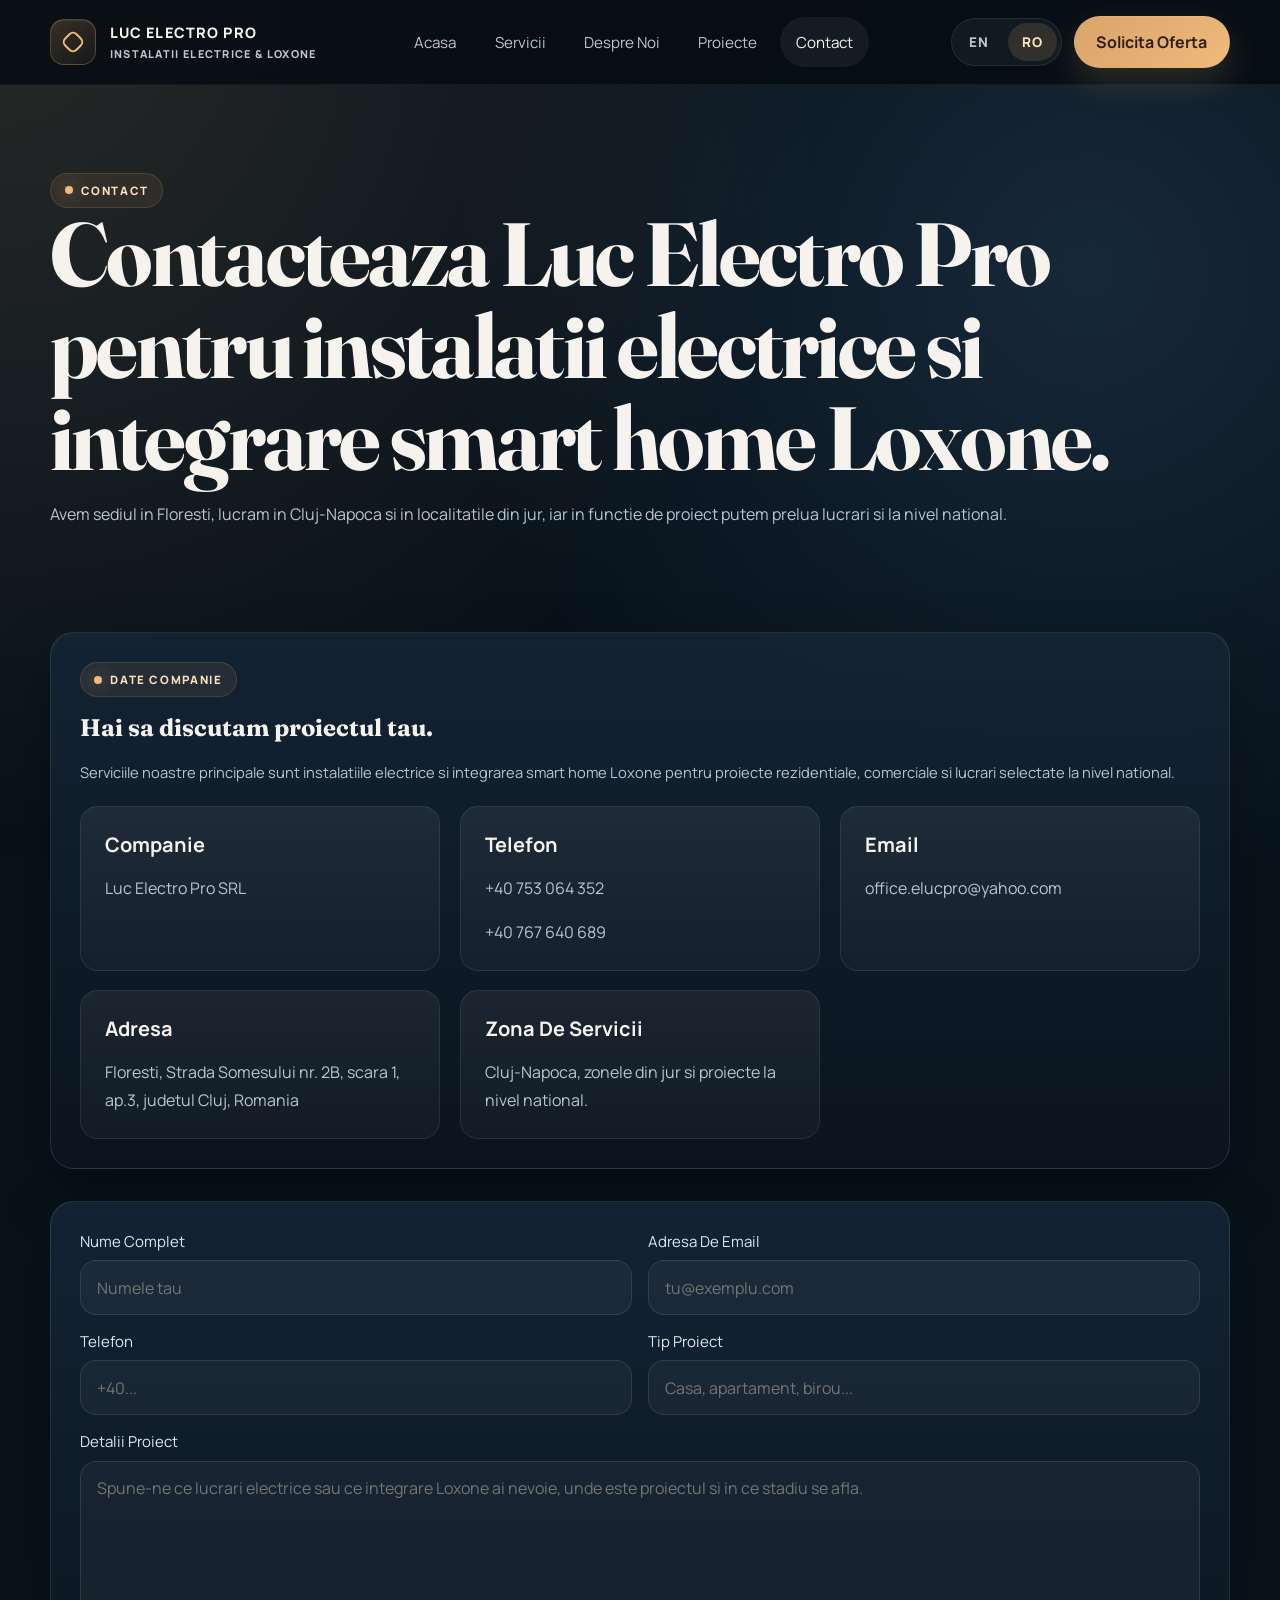
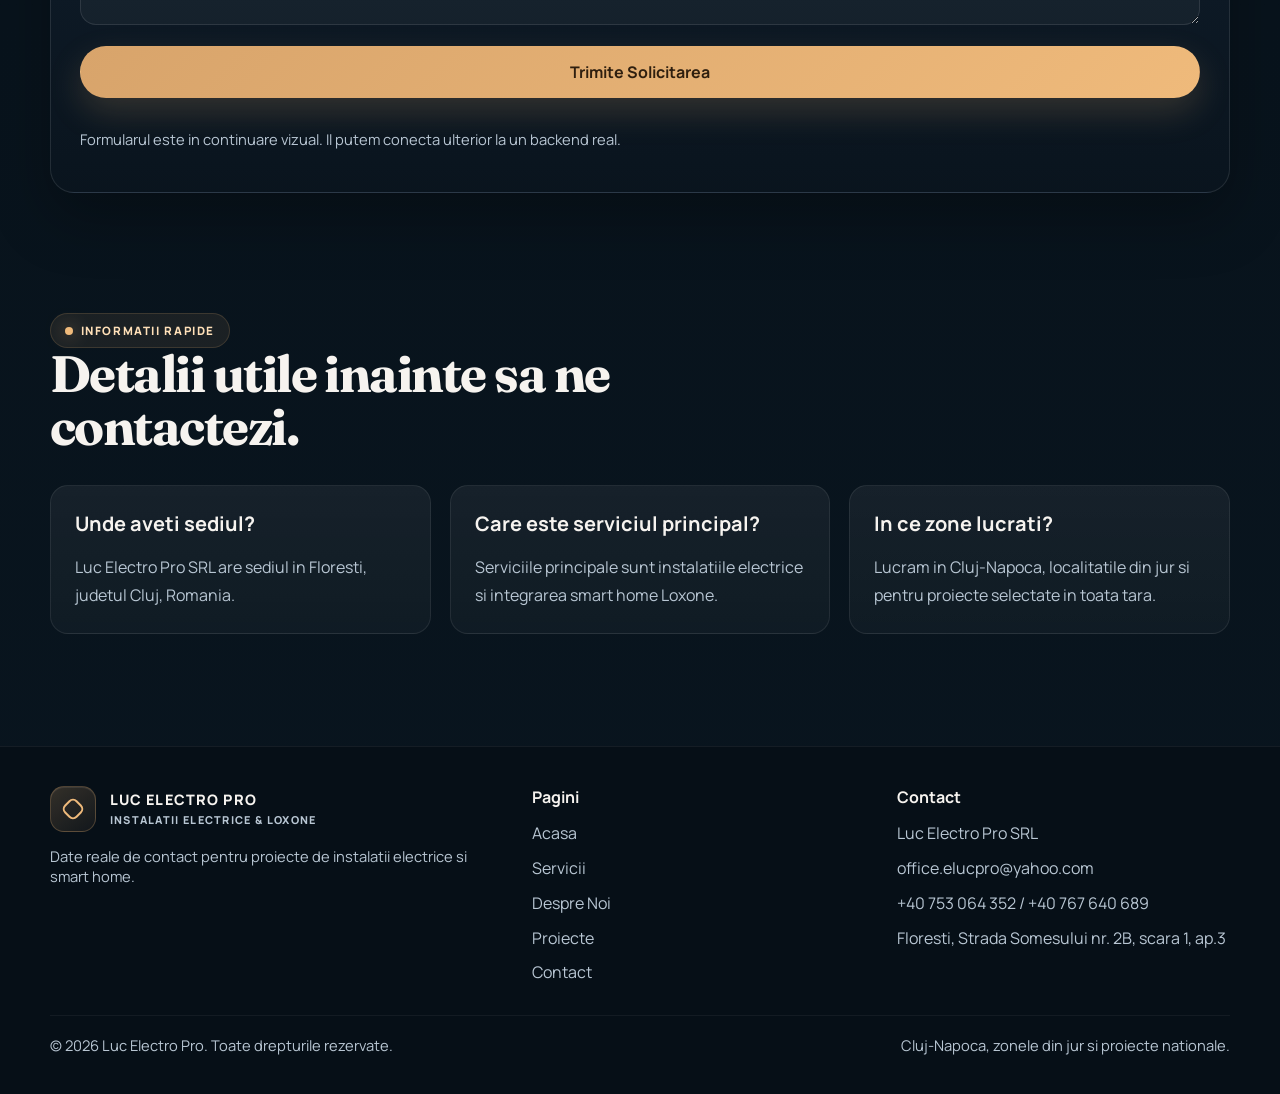
<file: contact.html>
<!DOCTYPE html>
<html lang="ro">
  <head>
    <meta charset="UTF-8" />
    <meta name="viewport" content="width=device-width, initial-scale=1.0" />
    <title>Contact | Luc Electro Pro</title>
    <meta
      name="description"
      content="Contacteaza Luc Electro Pro SRL pentru instalatii electrice si integrare smart home Loxone."
    />
    <meta name="robots" content="index, follow" />
    <link rel="canonical" href="/contact.html" />
    <link rel="alternate" hreflang="ro" href="/contact.html" />
    <link rel="alternate" hreflang="en" href="/en/contact.html" />
    <link rel="alternate" hreflang="x-default" href="/index.html" />
    <meta property="og:type" content="website" />
    <meta property="og:title" content="Contact | Luc Electro Pro" />
    <meta property="og:description" content="Contacteaza Luc Electro Pro SRL pentru instalatii electrice si integrare smart home Loxone." />
    <meta property="og:locale" content="ro_RO" />
    <meta property="og:locale:alternate" content="en_US" />
    <meta name="twitter:card" content="summary_large_image" />
    <script type="application/ld+json">
      {
        "@context": "https://schema.org",
        "@type": "Electrician",
        "name": "Luc Electro Pro SRL",
        "email": "office.elucpro@yahoo.com",
        "telephone": ["+40 753 064 352", "+40 767 640 689"],
        "address": {
          "@type": "PostalAddress",
          "streetAddress": "Strada Somesului nr. 2B, scara 1, ap.3",
          "addressLocality": "Floresti",
          "addressRegion": "Cluj",
          "addressCountry": "RO"
        },
        "areaServed": ["Cluj-Napoca", "Zonele din jur", "Romania"],
        "contactPoint": [
          {
            "@type": "ContactPoint",
            "telephone": "+40 753 064 352",
            "contactType": "customer service",
            "availableLanguage": ["ro", "en"]
          },
          {
            "@type": "ContactPoint",
            "telephone": "+40 767 640 689",
            "contactType": "customer service",
            "availableLanguage": ["ro", "en"]
          }
        ]
      }
    </script>
    <link rel="preconnect" href="https://fonts.googleapis.com" />
    <link rel="preconnect" href="https://fonts.gstatic.com" crossorigin />
    <link
      href="https://fonts.googleapis.com/css2?family=Fraunces:wght@600;700&family=Manrope:wght@400;500;600;700;800&display=swap"
      rel="stylesheet"
    />
    <link rel="stylesheet" href="css/styles.css" />
  </head>
  <body>
    <div class="page-shell">
      <header class="site-header">
        <div class="container header-inner">
          <a class="brand" href="index.html">
            <span class="brand-mark"></span>
            <span class="brand-copy">
              <span>Luc Electro Pro</span>
              <small>Instalatii Electrice & Loxone</small>
            </span>
          </a>
          <button class="nav-toggle" type="button" aria-label="Comuta navigatia" aria-expanded="false" data-nav-toggle>
            &#9776;
          </button>
          <nav class="main-nav" data-nav>
            <a href="index.html">Acasa</a>
            <a href="services.html">Servicii</a>
            <a href="about.html">Despre Noi</a>
            <a href="projects.html">Proiecte</a>
            <a class="active" href="contact.html">Contact</a>
          </nav>
          <div class="header-actions">
            <div class="lang-switch" aria-label="Selector limba">
              <a href="en/contact.html">EN</a>
              <a class="active" href="contact.html">RO</a>
            </div>
            <a class="button" href="contact.html">Solicita Oferta</a>
          </div>
        </div>
      </header>

      <main>
        <section class="page-hero">
          <div class="container page-hero-copy" data-reveal>
            <span class="eyebrow">Contact</span>
            <h1>Contacteaza Luc Electro Pro pentru instalatii electrice si integrare smart home Loxone.</h1>
            <p>
              Avem sediul in Floresti, lucram in Cluj-Napoca si in localitatile din jur, iar in
              functie de proiect putem prelua lucrari si la nivel national.
            </p>
          </div>
        </section>

        <section class="section">
          <div class="container contact-grid">
            <div data-reveal>
              <div class="contact-panel">
                <span class="eyebrow">Date Companie</span>
                <h2 style="font-family: 'Fraunces', Georgia, serif; margin-top: 1rem;">Hai sa discutam proiectul tau.</h2>
                <p class="subtle">
                  Serviciile noastre principale sunt instalatiile electrice si integrarea smart home
                  Loxone pentru proiecte rezidentiale, comerciale si lucrari selectate la nivel national.
                </p>
                <div class="contact-cards">
                  <article class="contact-card">
                    <h3>Companie</h3>
                    <p>Luc Electro Pro SRL</p>
                  </article>
                  <article class="contact-card">
                    <h3>Telefon</h3>
                    <p>+40 753 064 352</p>
                    <p>+40 767 640 689</p>
                  </article>
                  <article class="contact-card">
                    <h3>Email</h3>
                    <p>office.elucpro@yahoo.com</p>
                  </article>
                  <article class="contact-card">
                    <h3>Adresa</h3>
                    <p>Floresti, Strada Somesului nr. 2B, scara 1, ap.3, judetul Cluj, Romania</p>
                  </article>
                  <article class="contact-card">
                    <h3>Zona De Servicii</h3>
                    <p>Cluj-Napoca, zonele din jur si proiecte la nivel national.</p>
                  </article>
                </div>
              </div>
            </div>

            <div data-reveal>
              <div class="panel">
                <form class="contact-form" data-demo-form>
                  <div class="field-row">
                    <div class="field">
                      <label for="name">Nume Complet</label>
                      <input id="name" name="name" type="text" placeholder="Numele tau" />
                    </div>
                    <div class="field">
                      <label for="email">Adresa De Email</label>
                      <input id="email" name="email" type="email" placeholder="tu@exemplu.com" />
                    </div>
                  </div>

                  <div class="field-row">
                    <div class="field">
                      <label for="phone">Telefon</label>
                      <input id="phone" name="phone" type="tel" placeholder="+40..." />
                    </div>
                    <div class="field">
                      <label for="type">Tip Proiect</label>
                      <input id="type" name="type" type="text" placeholder="Casa, apartament, birou..." />
                    </div>
                  </div>

                  <div class="field">
                    <label for="message">Detalii Proiect</label>
                    <textarea
                      id="message"
                      name="message"
                      rows="6"
                      placeholder="Spune-ne ce lucrari electrice sau ce integrare Loxone ai nevoie, unde este proiectul si in ce stadiu se afla."
                    ></textarea>
                  </div>

                  <button class="button" type="submit">Trimite Solicitarea</button>
                  <p class="form-note">Formularul este in continuare vizual. Il putem conecta ulterior la un backend real.</p>
                  <div class="status-note" data-demo-status>
                    Multumim. Interfata formularului este pregatita, iar urmatorul pas poate fi integrarea cu email sau backend.
                  </div>
                </form>
              </div>
            </div>
          </div>
        </section>

        <section class="section">
          <div class="container">
            <div class="section-heading" data-reveal>
              <span class="eyebrow">Informatii Rapide</span>
              <h2>Detalii utile inainte sa ne contactezi.</h2>
            </div>
            <div class="faq-grid">
              <article class="faq-item" data-reveal>
                <h3>Unde aveti sediul?</h3>
                <p>Luc Electro Pro SRL are sediul in Floresti, judetul Cluj, Romania.</p>
              </article>
              <article class="faq-item" data-reveal>
                <h3>Care este serviciul principal?</h3>
                <p>Serviciile principale sunt instalatiile electrice si integrarea smart home Loxone.</p>
              </article>
              <article class="faq-item" data-reveal>
                <h3>In ce zone lucrati?</h3>
                <p>Lucram in Cluj-Napoca, localitatile din jur si pentru proiecte selectate in toata tara.</p>
              </article>
            </div>
          </div>
        </section>
      </main>

      <footer class="site-footer">
        <div class="container">
          <div class="footer-grid">
            <div>
              <a class="brand" href="index.html">
                <span class="brand-mark"></span>
                <span class="brand-copy">
                  <span>Luc Electro Pro</span>
                  <small>Instalatii Electrice & Loxone</small>
                </span>
              </a>
              <p class="subtle">Date reale de contact pentru proiecte de instalatii electrice si smart home.</p>
            </div>
            <div>
              <h3>Pagini</h3>
              <ul class="footer-links">
                <li><a href="index.html">Acasa</a></li>
                <li><a href="services.html">Servicii</a></li>
                <li><a href="about.html">Despre Noi</a></li>
                <li><a href="projects.html">Proiecte</a></li>
                <li><a href="contact.html">Contact</a></li>
              </ul>
            </div>
            <div>
              <h3>Contact</h3>
              <ul class="footer-contact">
                <li>Luc Electro Pro SRL</li>
                <li>office.elucpro@yahoo.com</li>
                <li>+40 753 064 352 / +40 767 640 689</li>
                <li>Floresti, Strada Somesului nr. 2B, scara 1, ap.3</li>
              </ul>
            </div>
          </div>
          <div class="footer-bottom">
            <span>&copy; 2026 Luc Electro Pro. Toate drepturile rezervate.</span>
            <span>Cluj-Napoca, zonele din jur si proiecte nationale.</span>
          </div>
        </div>
      </footer>
    </div>

    <script src="js/main.js"></script>
  </body>
</html>
</file>
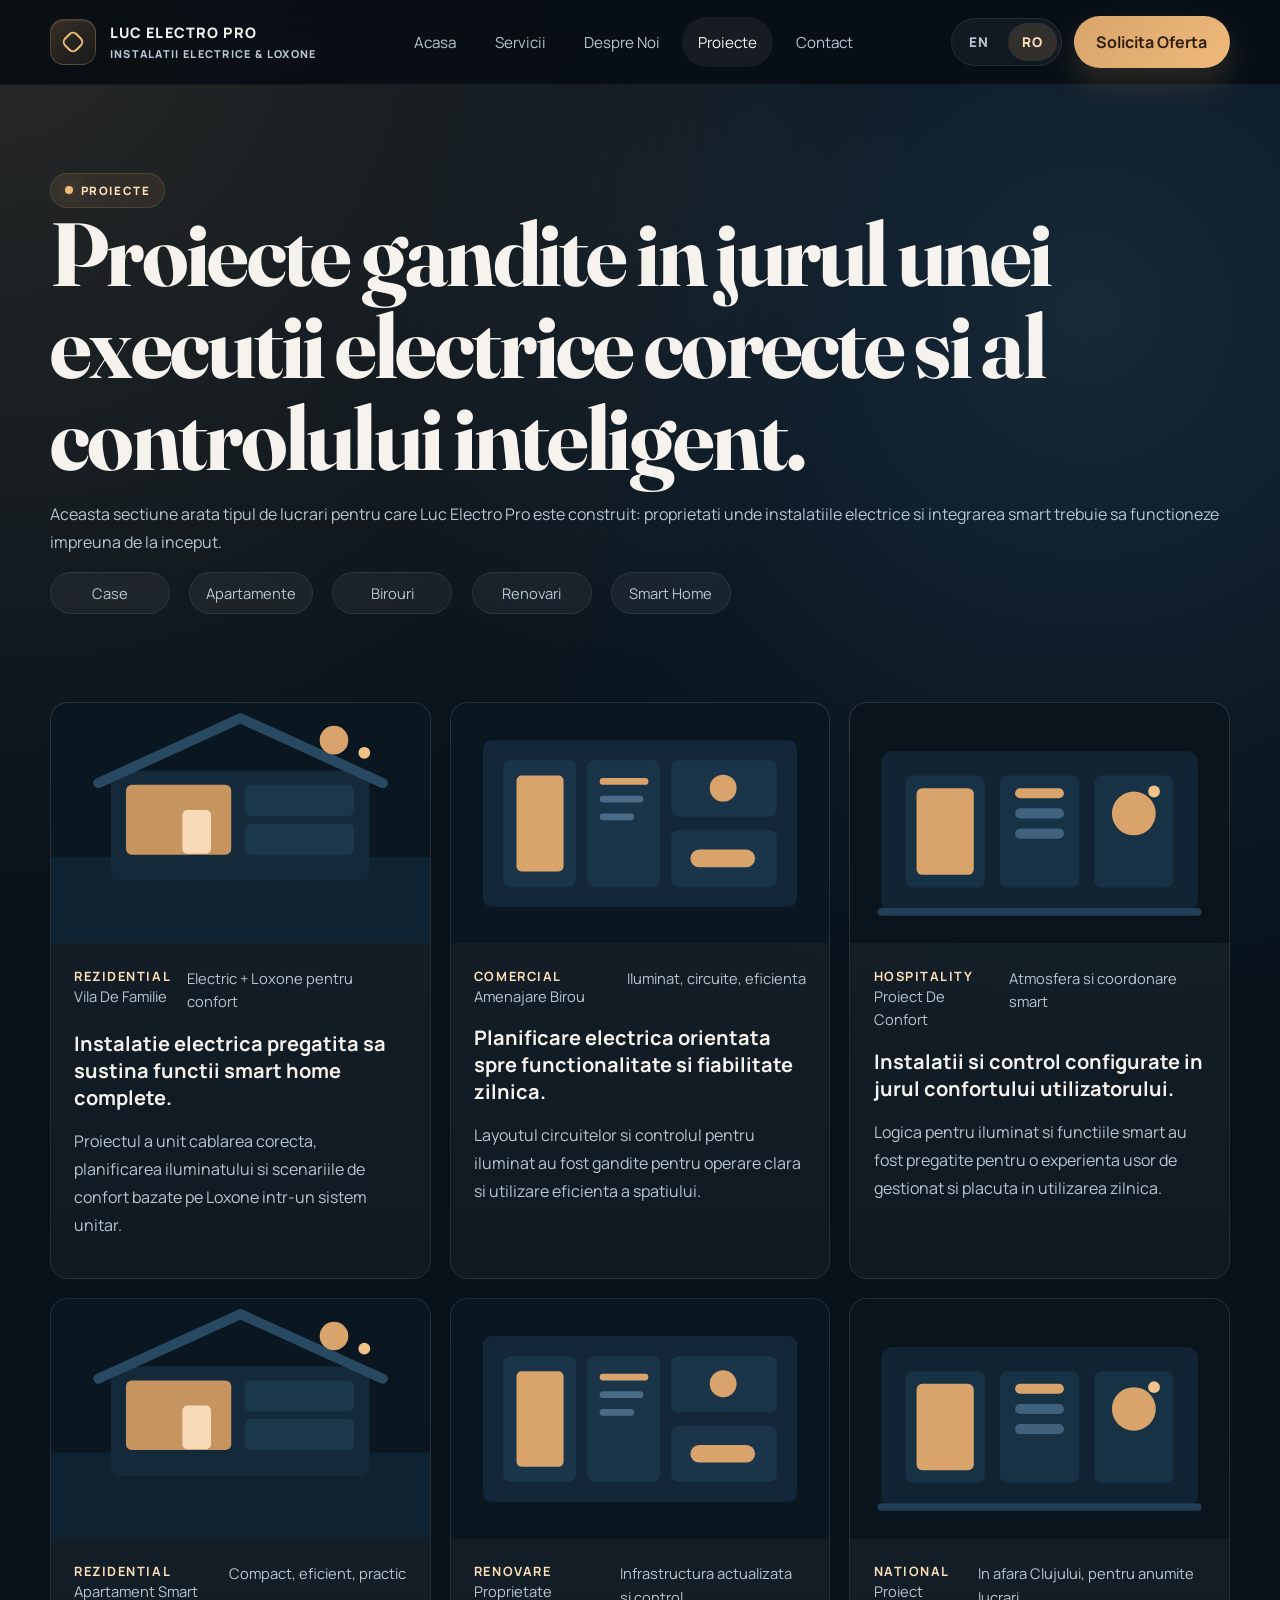
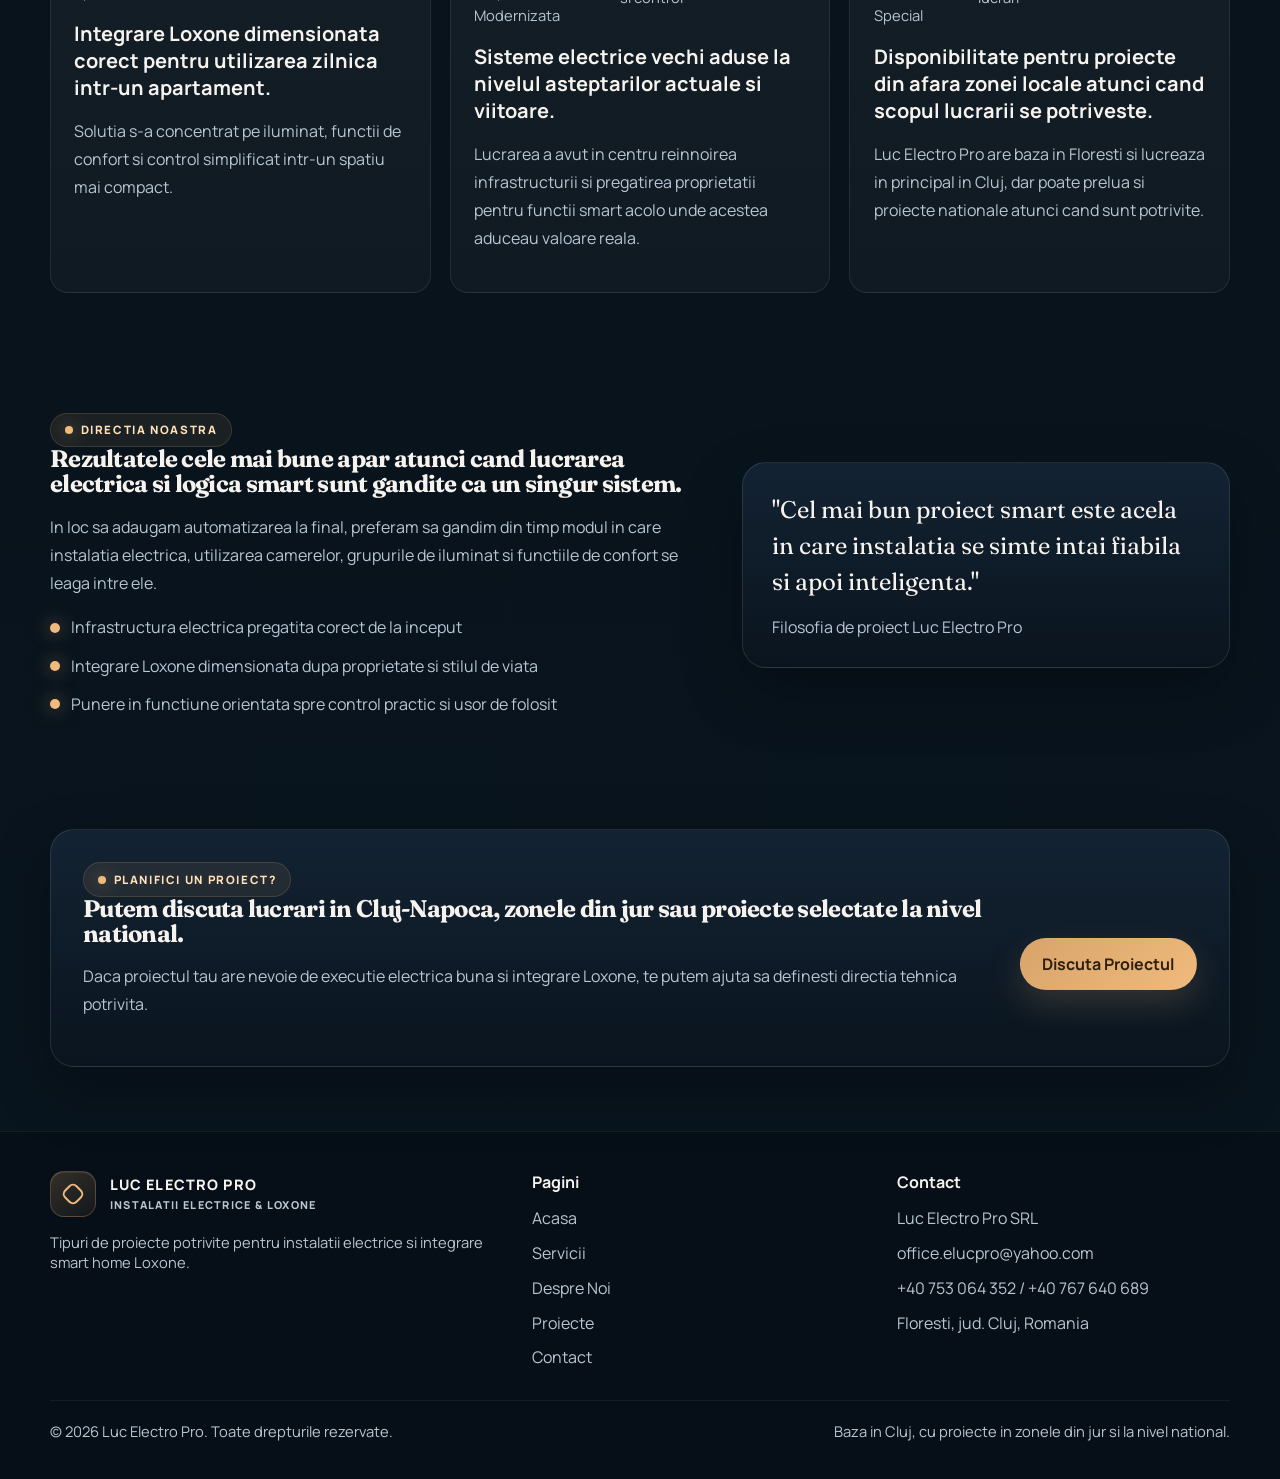
<file: projects.html>
<!DOCTYPE html>
<html lang="ro">
  <head>
    <meta charset="UTF-8" />
    <meta name="viewport" content="width=device-width, initial-scale=1.0" />
    <title>Proiecte | Luc Electro Pro</title>
    <meta
      name="description"
      content="Proiecte selectate de instalatii electrice si integrare smart home Loxone realizate de Luc Electro Pro."
    />
    <meta name="robots" content="index, follow" />
    <link rel="canonical" href="/projects.html" />
    <link rel="alternate" hreflang="ro" href="/projects.html" />
    <link rel="alternate" hreflang="en" href="/en/projects.html" />
    <link rel="alternate" hreflang="x-default" href="/index.html" />
    <meta property="og:type" content="website" />
    <meta property="og:title" content="Proiecte | Luc Electro Pro" />
    <meta property="og:description" content="Proiecte selectate de instalatii electrice si integrare smart home Loxone realizate de Luc Electro Pro." />
    <meta property="og:locale" content="ro_RO" />
    <meta property="og:locale:alternate" content="en_US" />
    <meta name="twitter:card" content="summary_large_image" />
    <link rel="preconnect" href="https://fonts.googleapis.com" />
    <link rel="preconnect" href="https://fonts.gstatic.com" crossorigin />
    <link
      href="https://fonts.googleapis.com/css2?family=Fraunces:wght@600;700&family=Manrope:wght@400;500;600;700;800&display=swap"
      rel="stylesheet"
    />
    <link rel="stylesheet" href="css/styles.css" />
  </head>
  <body>
    <div class="page-shell">
      <header class="site-header">
        <div class="container header-inner">
          <a class="brand" href="index.html">
            <span class="brand-mark"></span>
            <span class="brand-copy">
              <span>Luc Electro Pro</span>
              <small>Instalatii Electrice & Loxone</small>
            </span>
          </a>
          <button class="nav-toggle" type="button" aria-label="Comuta navigatia" aria-expanded="false" data-nav-toggle>
            &#9776;
          </button>
          <nav class="main-nav" data-nav>
            <a href="index.html">Acasa</a>
            <a href="services.html">Servicii</a>
            <a href="about.html">Despre Noi</a>
            <a class="active" href="projects.html">Proiecte</a>
            <a href="contact.html">Contact</a>
          </nav>
          <div class="header-actions">
            <div class="lang-switch" aria-label="Selector limba">
              <a href="en/projects.html">EN</a>
              <a class="active" href="projects.html">RO</a>
            </div>
            <a class="button" href="contact.html">Solicita Oferta</a>
          </div>
        </div>
      </header>

      <main>
        <section class="page-hero">
          <div class="container page-hero-copy" data-reveal>
            <span class="eyebrow">Proiecte</span>
            <h1>Proiecte gandite in jurul unei executii electrice corecte si al controlului inteligent.</h1>
            <p>
              Aceasta sectiune arata tipul de lucrari pentru care Luc Electro Pro este construit:
              proprietati unde instalatiile electrice si integrarea smart trebuie sa functioneze
              impreuna de la inceput.
            </p>
            <div class="tags">
              <span class="tag">Case</span>
              <span class="tag">Apartamente</span>
              <span class="tag">Birouri</span>
              <span class="tag">Renovari</span>
              <span class="tag">Smart Home</span>
            </div>
          </div>
        </section>

        <section class="section">
          <div class="container">
            <div class="project-grid">
              <article class="project-card" data-reveal>
                <img src="assets/img/project-villa.svg" alt="Proiect rezidential instalatii si Loxone" />
                <div class="project-card-body">
                  <div class="project-meta">
                    <div>
                      <strong>Rezidential</strong>
                      <span>Vila De Familie</span>
                    </div>
                    <span>Electric + Loxone pentru confort</span>
                  </div>
                  <h3>Instalatie electrica pregatita sa sustina functii smart home complete.</h3>
                  <p>
                    Proiectul a unit cablarea corecta, planificarea iluminatului si scenariile de
                    confort bazate pe Loxone intr-un sistem unitar.
                  </p>
                </div>
              </article>

              <article class="project-card" data-reveal>
                <img src="assets/img/project-office.svg" alt="Proiect electric birou" />
                <div class="project-card-body">
                  <div class="project-meta">
                    <div>
                      <strong>Comercial</strong>
                      <span>Amenajare Birou</span>
                    </div>
                    <span>Iluminat, circuite, eficienta</span>
                  </div>
                  <h3>Planificare electrica orientata spre functionalitate si fiabilitate zilnica.</h3>
                  <p>
                    Layoutul circuitelor si controlul pentru iluminat au fost gandite pentru
                    operare clara si utilizare eficienta a spatiului.
                  </p>
                </div>
              </article>

              <article class="project-card" data-reveal>
                <img src="assets/img/project-hotel.svg" alt="Proiect ospitalitate si control inteligent" />
                <div class="project-card-body">
                  <div class="project-meta">
                    <div>
                      <strong>Hospitality</strong>
                      <span>Proiect De Confort</span>
                    </div>
                    <span>Atmosfera si coordonare smart</span>
                  </div>
                  <h3>Instalatii si control configurate in jurul confortului utilizatorului.</h3>
                  <p>
                    Logica pentru iluminat si functiile smart au fost pregatite pentru o experienta
                    usor de gestionat si placuta in utilizarea zilnica.
                  </p>
                </div>
              </article>

              <article class="project-card" data-reveal>
                <img src="assets/img/project-villa.svg" alt="Proiect apartament smart" />
                <div class="project-card-body">
                  <div class="project-meta">
                    <div>
                      <strong>Rezidential</strong>
                      <span>Apartament Smart</span>
                    </div>
                    <span>Compact, eficient, practic</span>
                  </div>
                  <h3>Integrare Loxone dimensionata corect pentru utilizarea zilnica intr-un apartament.</h3>
                  <p>
                    Solutia s-a concentrat pe iluminat, functii de confort si control simplificat
                    intr-un spatiu mai compact.
                  </p>
                </div>
              </article>

              <article class="project-card" data-reveal>
                <img src="assets/img/project-office.svg" alt="Proiect renovare electrica" />
                <div class="project-card-body">
                  <div class="project-meta">
                    <div>
                      <strong>Renovare</strong>
                      <span>Proprietate Modernizata</span>
                    </div>
                    <span>Infrastructura actualizata si control</span>
                  </div>
                  <h3>Sisteme electrice vechi aduse la nivelul asteptarilor actuale si viitoare.</h3>
                  <p>
                    Lucrarea a avut in centru reinnoirea infrastructurii si pregatirea proprietatii
                    pentru functii smart acolo unde acestea aduceau valoare reala.
                  </p>
                </div>
              </article>

              <article class="project-card" data-reveal>
                <img src="assets/img/project-hotel.svg" alt="Proiect national placeholder" />
                <div class="project-card-body">
                  <div class="project-meta">
                    <div>
                      <strong>National</strong>
                      <span>Proiect Special</span>
                    </div>
                    <span>In afara Clujului, pentru anumite lucrari</span>
                  </div>
                  <h3>Disponibilitate pentru proiecte din afara zonei locale atunci cand scopul lucrarii se potriveste.</h3>
                  <p>
                    Luc Electro Pro are baza in Floresti si lucreaza in principal in Cluj, dar poate
                    prelua si proiecte nationale atunci cand sunt potrivite.
                  </p>
                </div>
              </article>
            </div>
          </div>
        </section>

        <section class="section">
          <div class="container case-grid">
            <div class="case-study-copy" data-reveal>
              <span class="eyebrow">Directia Noastra</span>
              <h2>Rezultatele cele mai bune apar atunci cand lucrarea electrica si logica smart sunt gandite ca un singur sistem.</h2>
              <p>
                In loc sa adaugam automatizarea la final, preferam sa gandim din timp modul in care
                instalatia electrica, utilizarea camerelor, grupurile de iluminat si functiile de
                confort se leaga intre ele.
              </p>
              <ul class="check-list">
                <li>Infrastructura electrica pregatita corect de la inceput</li>
                <li>Integrare Loxone dimensionata dupa proprietate si stilul de viata</li>
                <li>Punere in functiune orientata spre control practic si usor de folosit</li>
              </ul>
            </div>

            <div class="quote-panel" data-reveal>
              <p>
                "Cel mai bun proiect smart este acela in care instalatia se simte intai fiabila si
                apoi inteligenta."
              </p>
              <footer>Filosofia de proiect Luc Electro Pro</footer>
            </div>
          </div>
        </section>

        <section class="band">
          <div class="container">
            <div class="cta-panel" data-reveal>
              <div class="cta-grid">
                <div class="cta-content">
                  <span class="eyebrow">Planifici Un Proiect?</span>
                  <h2>Putem discuta lucrari in Cluj-Napoca, zonele din jur sau proiecte selectate la nivel national.</h2>
                  <p>
                    Daca proiectul tau are nevoie de executie electrica buna si integrare Loxone, te
                    putem ajuta sa definesti directia tehnica potrivita.
                  </p>
                </div>
                <div class="hero-actions">
                  <a class="button" href="contact.html">Discuta Proiectul</a>
                </div>
              </div>
            </div>
          </div>
        </section>
      </main>

      <footer class="site-footer">
        <div class="container">
          <div class="footer-grid">
            <div>
              <a class="brand" href="index.html">
                <span class="brand-mark"></span>
                <span class="brand-copy">
                  <span>Luc Electro Pro</span>
                  <small>Instalatii Electrice & Loxone</small>
                </span>
              </a>
              <p class="subtle">Tipuri de proiecte potrivite pentru instalatii electrice si integrare smart home Loxone.</p>
            </div>
            <div>
              <h3>Pagini</h3>
              <ul class="footer-links">
                <li><a href="index.html">Acasa</a></li>
                <li><a href="services.html">Servicii</a></li>
                <li><a href="about.html">Despre Noi</a></li>
                <li><a href="projects.html">Proiecte</a></li>
                <li><a href="contact.html">Contact</a></li>
              </ul>
            </div>
            <div>
              <h3>Contact</h3>
              <ul class="footer-contact">
                <li>Luc Electro Pro SRL</li>
                <li>office.elucpro@yahoo.com</li>
                <li>+40 753 064 352 / +40 767 640 689</li>
                <li>Floresti, jud. Cluj, Romania</li>
              </ul>
            </div>
          </div>
          <div class="footer-bottom">
            <span>&copy; 2026 Luc Electro Pro. Toate drepturile rezervate.</span>
            <span>Baza in Cluj, cu proiecte in zonele din jur si la nivel national.</span>
          </div>
        </div>
      </footer>
    </div>

    <script src="js/main.js"></script>
  </body>
</html>
</file>
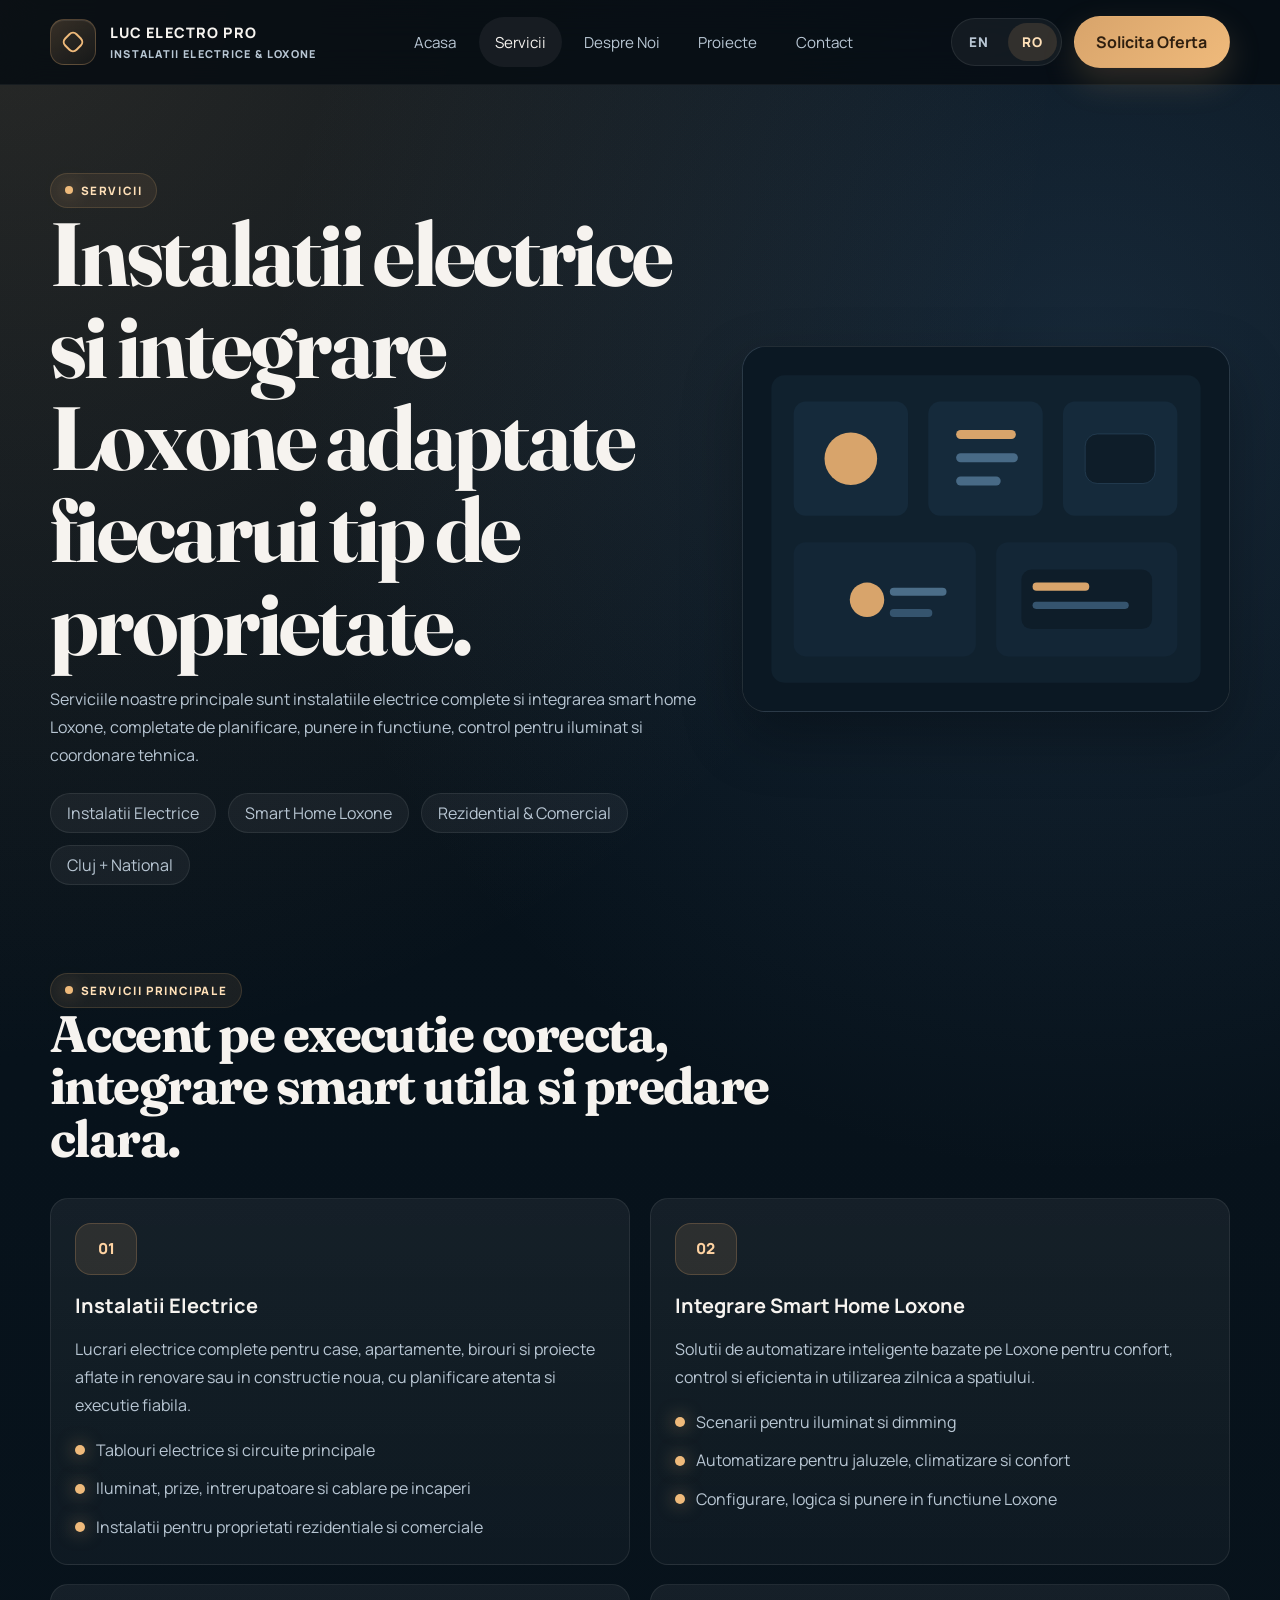
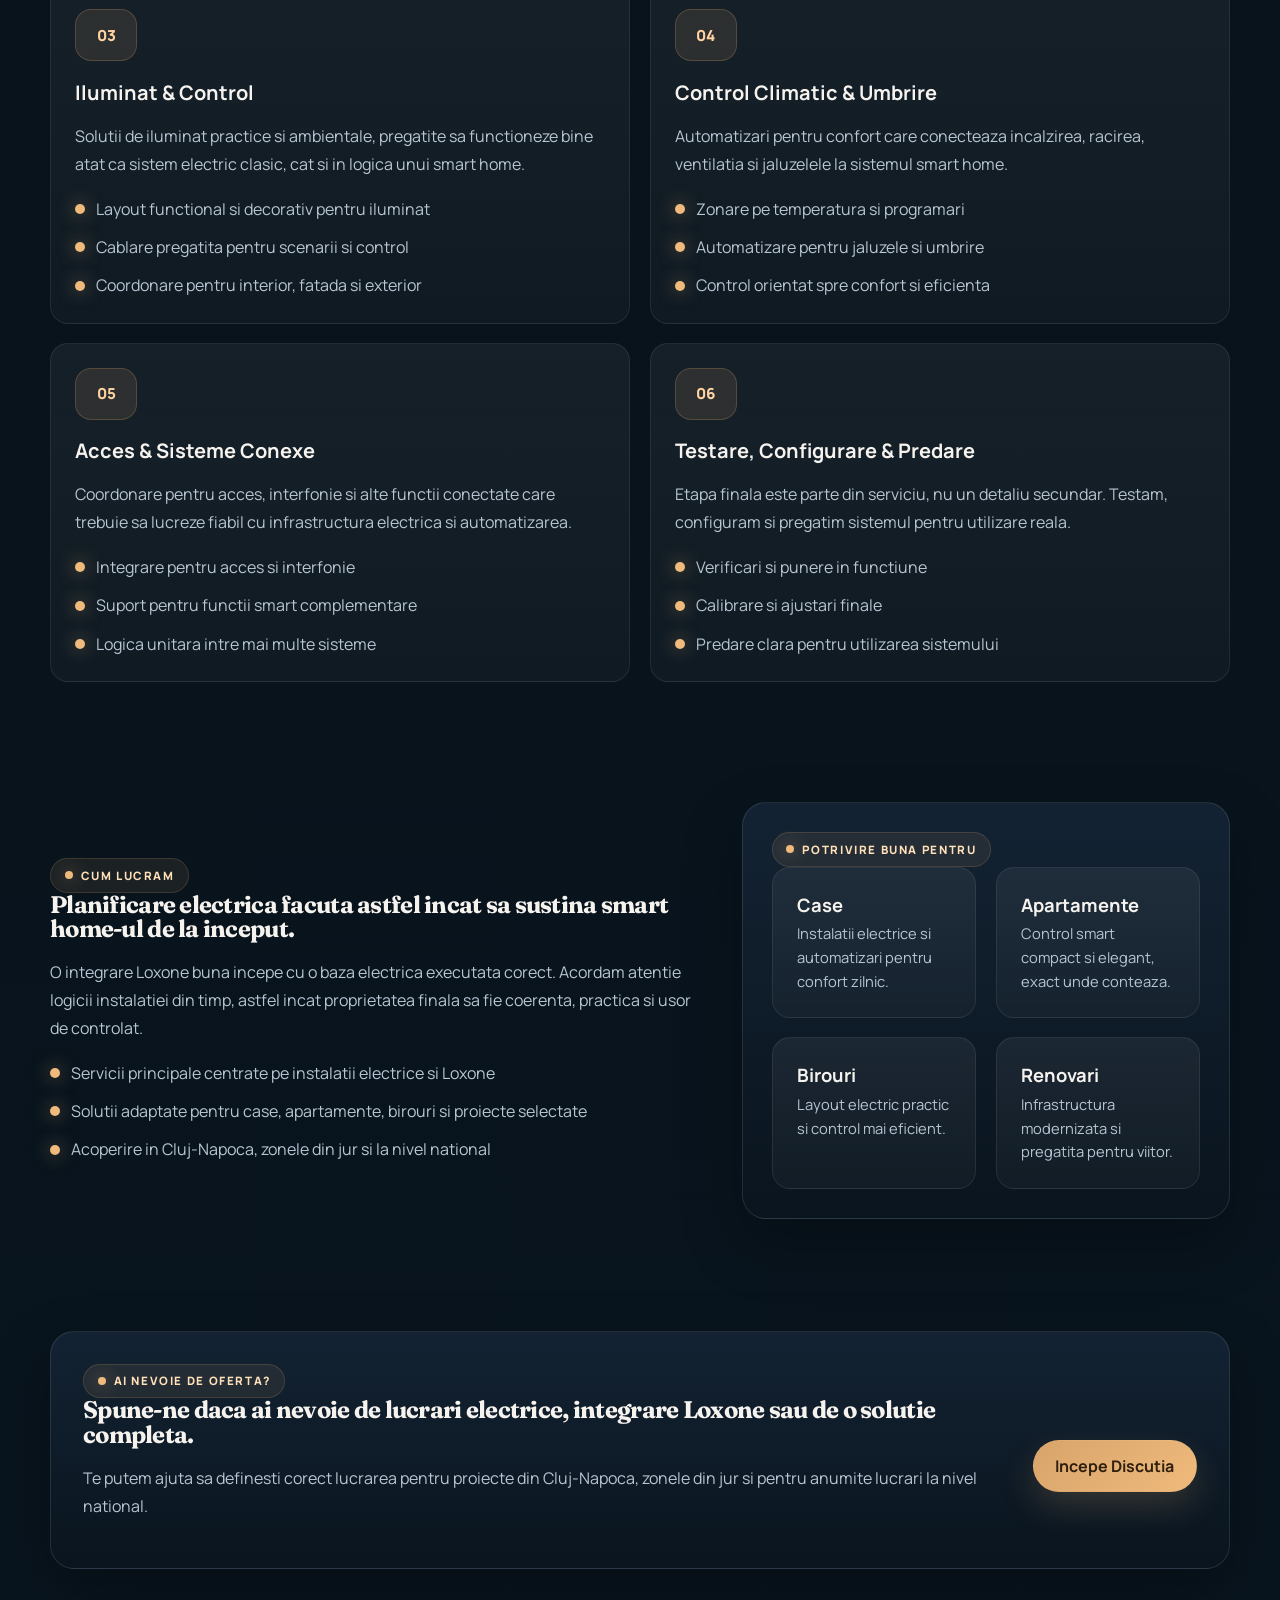
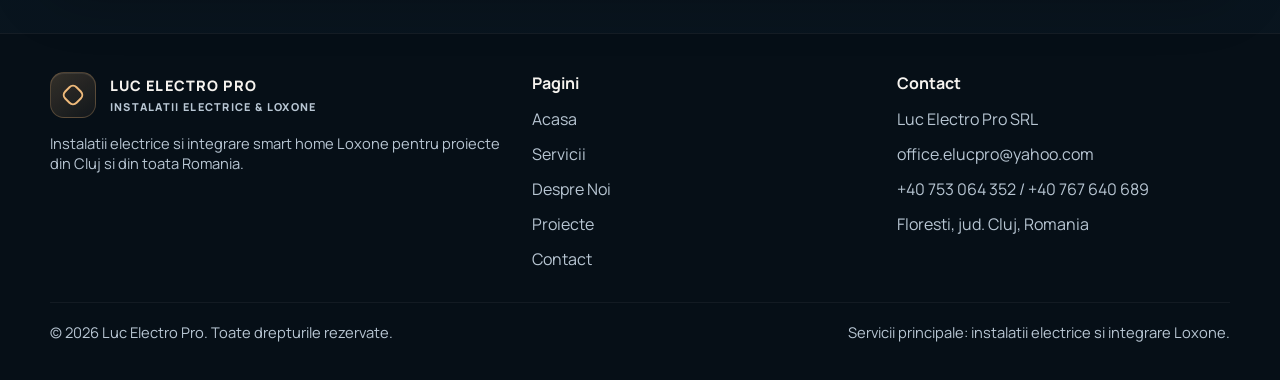
<file: services.html>
<!DOCTYPE html>
<html lang="ro">
  <head>
    <meta charset="UTF-8" />
    <meta name="viewport" content="width=device-width, initial-scale=1.0" />
    <title>Servicii | Luc Electro Pro</title>
    <meta
      name="description"
      content="Instalatii electrice, integrare smart home Loxone, iluminat, control climatic si servicii conexe oferite de Luc Electro Pro."
    />
    <meta name="robots" content="index, follow" />
    <link rel="canonical" href="/services.html" />
    <link rel="alternate" hreflang="ro" href="/services.html" />
    <link rel="alternate" hreflang="en" href="/en/services.html" />
    <link rel="alternate" hreflang="x-default" href="/index.html" />
    <meta property="og:type" content="website" />
    <meta property="og:title" content="Servicii | Luc Electro Pro" />
    <meta property="og:description" content="Instalatii electrice, integrare smart home Loxone, iluminat, control climatic si servicii conexe oferite de Luc Electro Pro." />
    <meta property="og:locale" content="ro_RO" />
    <meta property="og:locale:alternate" content="en_US" />
    <meta name="twitter:card" content="summary_large_image" />
    <link rel="preconnect" href="https://fonts.googleapis.com" />
    <link rel="preconnect" href="https://fonts.gstatic.com" crossorigin />
    <link
      href="https://fonts.googleapis.com/css2?family=Fraunces:wght@600;700&family=Manrope:wght@400;500;600;700;800&display=swap"
      rel="stylesheet"
    />
    <link rel="stylesheet" href="css/styles.css" />
  </head>
  <body>
    <div class="page-shell">
      <header class="site-header">
        <div class="container header-inner">
          <a class="brand" href="index.html">
            <span class="brand-mark"></span>
            <span class="brand-copy">
              <span>Luc Electro Pro</span>
              <small>Instalatii Electrice & Loxone</small>
            </span>
          </a>
          <button class="nav-toggle" type="button" aria-label="Comuta navigatia" aria-expanded="false" data-nav-toggle>
            &#9776;
          </button>
          <nav class="main-nav" data-nav>
            <a href="index.html">Acasa</a>
            <a class="active" href="services.html">Servicii</a>
            <a href="about.html">Despre Noi</a>
            <a href="projects.html">Proiecte</a>
            <a href="contact.html">Contact</a>
          </nav>
          <div class="header-actions">
            <div class="lang-switch" aria-label="Selector limba">
              <a href="en/services.html">EN</a>
              <a class="active" href="services.html">RO</a>
            </div>
            <a class="button" href="contact.html">Solicita Oferta</a>
          </div>
        </div>
      </header>

      <main>
        <section class="page-hero">
          <div class="container page-hero-grid">
            <div class="page-hero-copy" data-reveal>
              <span class="eyebrow">Servicii</span>
              <h1>Instalatii electrice si integrare Loxone adaptate fiecarui tip de proprietate.</h1>
              <p>
                Serviciile noastre principale sunt instalatiile electrice complete si integrarea
                smart home Loxone, completate de planificare, punere in functiune, control pentru
                iluminat si coordonare tehnica.
              </p>
              <div class="pill-row">
                <span class="pill">Instalatii Electrice</span>
                <span class="pill">Smart Home Loxone</span>
                <span class="pill">Rezidential & Comercial</span>
                <span class="pill">Cluj + National</span>
              </div>
            </div>
            <div class="visual-card" data-reveal>
              <img src="assets/img/services-overview.svg" alt="Ilustratie servicii Luc Electro Pro" />
            </div>
          </div>
        </section>

        <section class="section">
          <div class="container">
            <div class="section-heading" data-reveal>
              <span class="eyebrow">Servicii Principale</span>
              <h2>Accent pe executie corecta, integrare smart utila si predare clara.</h2>
            </div>

            <div class="service-grid">
              <article class="list-card" data-reveal>
                <div class="service-index">01</div>
                <h3>Instalatii Electrice</h3>
                <p>
                  Lucrari electrice complete pentru case, apartamente, birouri si proiecte aflate
                  in renovare sau in constructie noua, cu planificare atenta si executie fiabila.
                </p>
                <ul class="service-points">
                  <li>Tablouri electrice si circuite principale</li>
                  <li>Iluminat, prize, intrerupatoare si cablare pe incaperi</li>
                  <li>Instalatii pentru proprietati rezidentiale si comerciale</li>
                </ul>
              </article>

              <article class="list-card" data-reveal>
                <div class="service-index">02</div>
                <h3>Integrare Smart Home Loxone</h3>
                <p>
                  Solutii de automatizare inteligente bazate pe Loxone pentru confort, control si
                  eficienta in utilizarea zilnica a spatiului.
                </p>
                <ul class="service-points">
                  <li>Scenarii pentru iluminat si dimming</li>
                  <li>Automatizare pentru jaluzele, climatizare si confort</li>
                  <li>Configurare, logica si punere in functiune Loxone</li>
                </ul>
              </article>

              <article class="list-card" data-reveal>
                <div class="service-index">03</div>
                <h3>Iluminat & Control</h3>
                <p>
                  Solutii de iluminat practice si ambientale, pregatite sa functioneze bine atat ca
                  sistem electric clasic, cat si in logica unui smart home.
                </p>
                <ul class="service-points">
                  <li>Layout functional si decorativ pentru iluminat</li>
                  <li>Cablare pregatita pentru scenarii si control</li>
                  <li>Coordonare pentru interior, fatada si exterior</li>
                </ul>
              </article>

              <article class="list-card" data-reveal>
                <div class="service-index">04</div>
                <h3>Control Climatic & Umbrire</h3>
                <p>
                  Automatizari pentru confort care conecteaza incalzirea, racirea, ventilatia si
                  jaluzelele la sistemul smart home.
                </p>
                <ul class="service-points">
                  <li>Zonare pe temperatura si programari</li>
                  <li>Automatizare pentru jaluzele si umbrire</li>
                  <li>Control orientat spre confort si eficienta</li>
                </ul>
              </article>

              <article class="list-card" data-reveal>
                <div class="service-index">05</div>
                <h3>Acces & Sisteme Conexe</h3>
                <p>
                  Coordonare pentru acces, interfonie si alte functii conectate care trebuie sa
                  lucreze fiabil cu infrastructura electrica si automatizarea.
                </p>
                <ul class="service-points">
                  <li>Integrare pentru acces si interfonie</li>
                  <li>Suport pentru functii smart complementare</li>
                  <li>Logica unitara intre mai multe sisteme</li>
                </ul>
              </article>

              <article class="list-card" data-reveal>
                <div class="service-index">06</div>
                <h3>Testare, Configurare & Predare</h3>
                <p>
                  Etapa finala este parte din serviciu, nu un detaliu secundar. Testam, configuram
                  si pregatim sistemul pentru utilizare reala.
                </p>
                <ul class="service-points">
                  <li>Verificari si punere in functiune</li>
                  <li>Calibrare si ajustari finale</li>
                  <li>Predare clara pentru utilizarea sistemului</li>
                </ul>
              </article>
            </div>
          </div>
        </section>

        <section class="section">
          <div class="container detail-grid">
            <div class="content-block" data-reveal>
              <span class="eyebrow">Cum Lucram</span>
              <h2>Planificare electrica facuta astfel incat sa sustina smart home-ul de la inceput.</h2>
              <p>
                O integrare Loxone buna incepe cu o baza electrica executata corect. Acordam atentie
                logicii instalatiei din timp, astfel incat proprietatea finala sa fie coerenta,
                practica si usor de controlat.
              </p>
              <ul class="check-list">
                <li>Servicii principale centrate pe instalatii electrice si Loxone</li>
                <li>Solutii adaptate pentru case, apartamente, birouri si proiecte selectate</li>
                <li>Acoperire in Cluj-Napoca, zonele din jur si la nivel national</li>
              </ul>
            </div>

            <div class="panel" data-reveal>
              <span class="eyebrow">Potrivire Buna Pentru</span>
              <div class="mini-grid">
                <div class="info-tile">
                  <strong>Case</strong>
                  <span>Instalatii electrice si automatizari pentru confort zilnic.</span>
                </div>
                <div class="info-tile">
                  <strong>Apartamente</strong>
                  <span>Control smart compact si elegant, exact unde conteaza.</span>
                </div>
                <div class="info-tile">
                  <strong>Birouri</strong>
                  <span>Layout electric practic si control mai eficient.</span>
                </div>
                <div class="info-tile">
                  <strong>Renovari</strong>
                  <span>Infrastructura modernizata si pregatita pentru viitor.</span>
                </div>
              </div>
            </div>
          </div>
        </section>

        <section class="band">
          <div class="container">
            <div class="cta-panel" data-reveal>
              <div class="cta-grid">
                <div class="cta-content">
                  <span class="eyebrow">Ai Nevoie De Oferta?</span>
                  <h2>Spune-ne daca ai nevoie de lucrari electrice, integrare Loxone sau de o solutie completa.</h2>
                  <p>
                    Te putem ajuta sa definesti corect lucrarea pentru proiecte din Cluj-Napoca,
                    zonele din jur si pentru anumite lucrari la nivel national.
                  </p>
                </div>
                <div class="hero-actions">
                  <a class="button" href="contact.html">Incepe Discutia</a>
                </div>
              </div>
            </div>
          </div>
        </section>
      </main>

      <footer class="site-footer">
        <div class="container">
          <div class="footer-grid">
            <div>
              <a class="brand" href="index.html">
                <span class="brand-mark"></span>
                <span class="brand-copy">
                  <span>Luc Electro Pro</span>
                  <small>Instalatii Electrice & Loxone</small>
                </span>
              </a>
              <p class="subtle">Instalatii electrice si integrare smart home Loxone pentru proiecte din Cluj si din toata Romania.</p>
            </div>
            <div>
              <h3>Pagini</h3>
              <ul class="footer-links">
                <li><a href="index.html">Acasa</a></li>
                <li><a href="services.html">Servicii</a></li>
                <li><a href="about.html">Despre Noi</a></li>
                <li><a href="projects.html">Proiecte</a></li>
                <li><a href="contact.html">Contact</a></li>
              </ul>
            </div>
            <div>
              <h3>Contact</h3>
              <ul class="footer-contact">
                <li>Luc Electro Pro SRL</li>
                <li>office.elucpro@yahoo.com</li>
                <li>+40 753 064 352 / +40 767 640 689</li>
                <li>Floresti, jud. Cluj, Romania</li>
              </ul>
            </div>
          </div>
          <div class="footer-bottom">
            <span>&copy; 2026 Luc Electro Pro. Toate drepturile rezervate.</span>
            <span>Servicii principale: instalatii electrice si integrare Loxone.</span>
          </div>
        </div>
      </footer>
    </div>

    <script src="js/main.js"></script>
  </body>
</html>
</file>
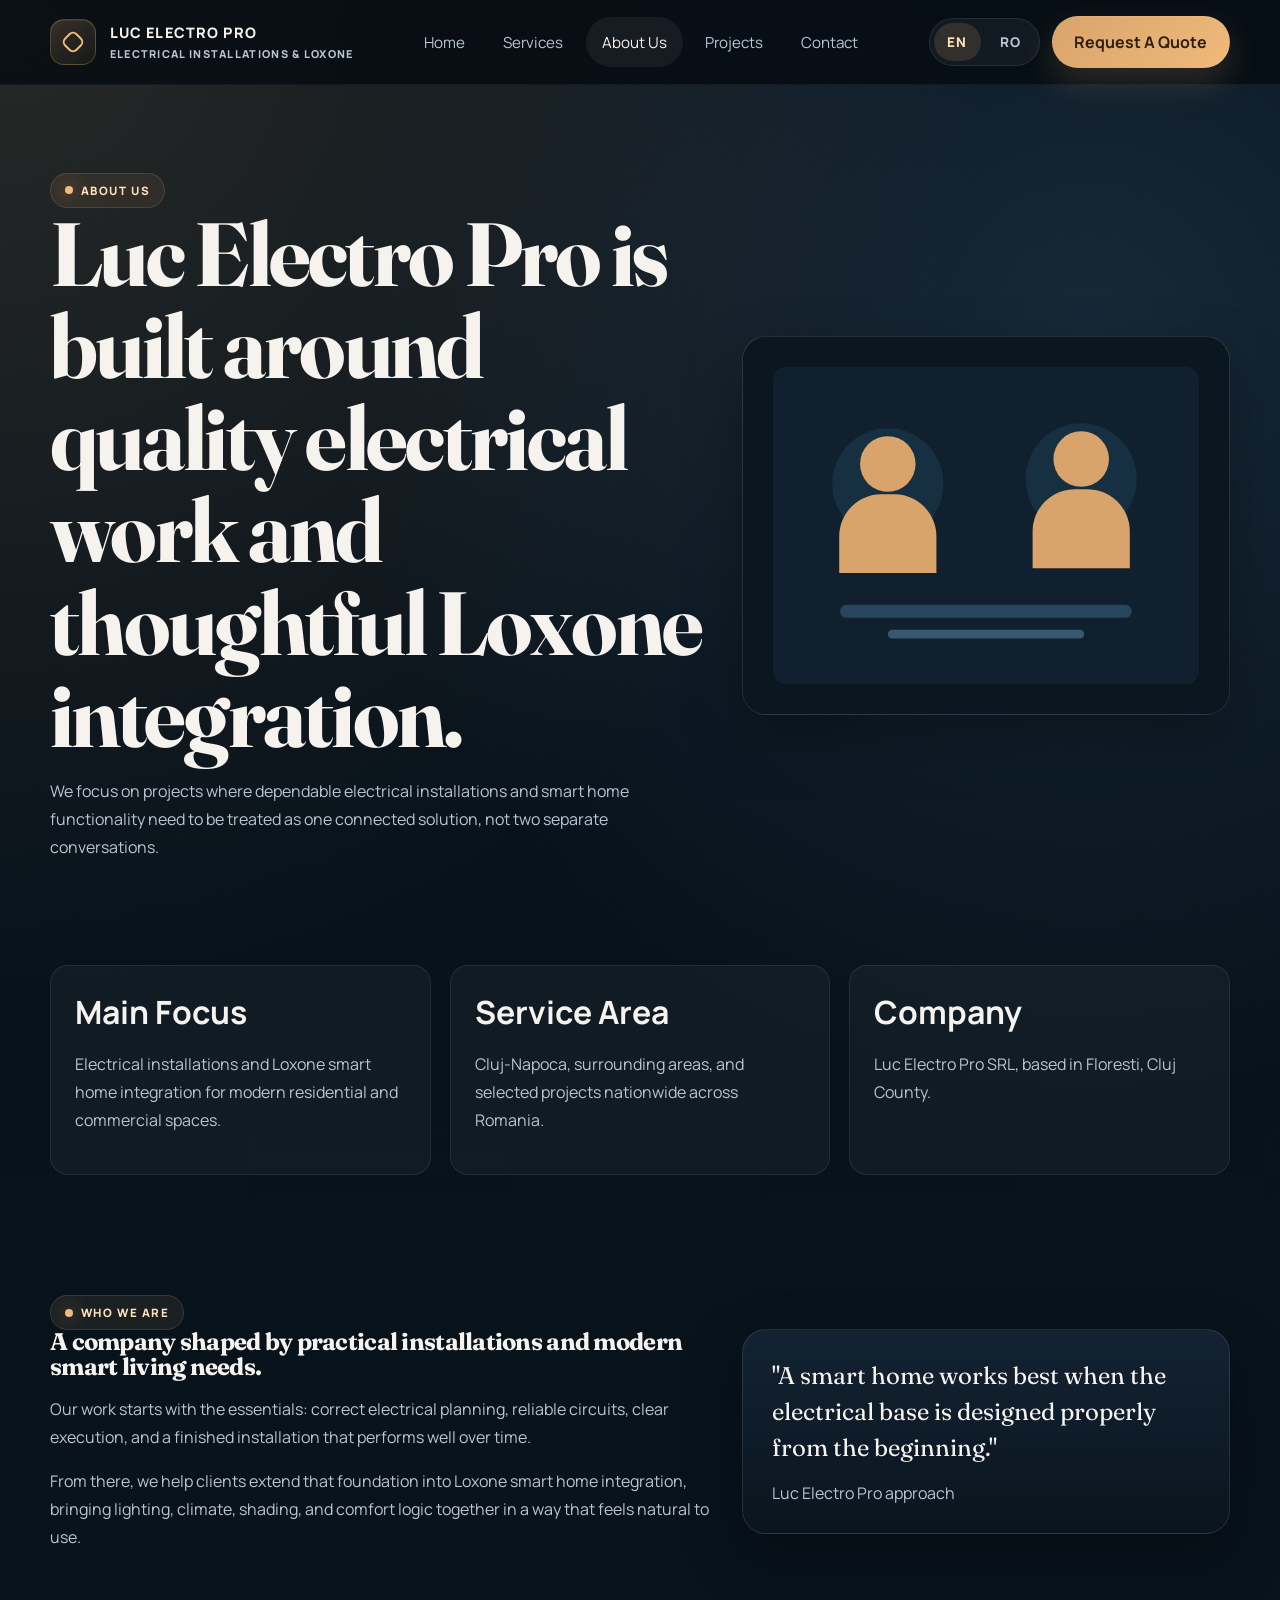
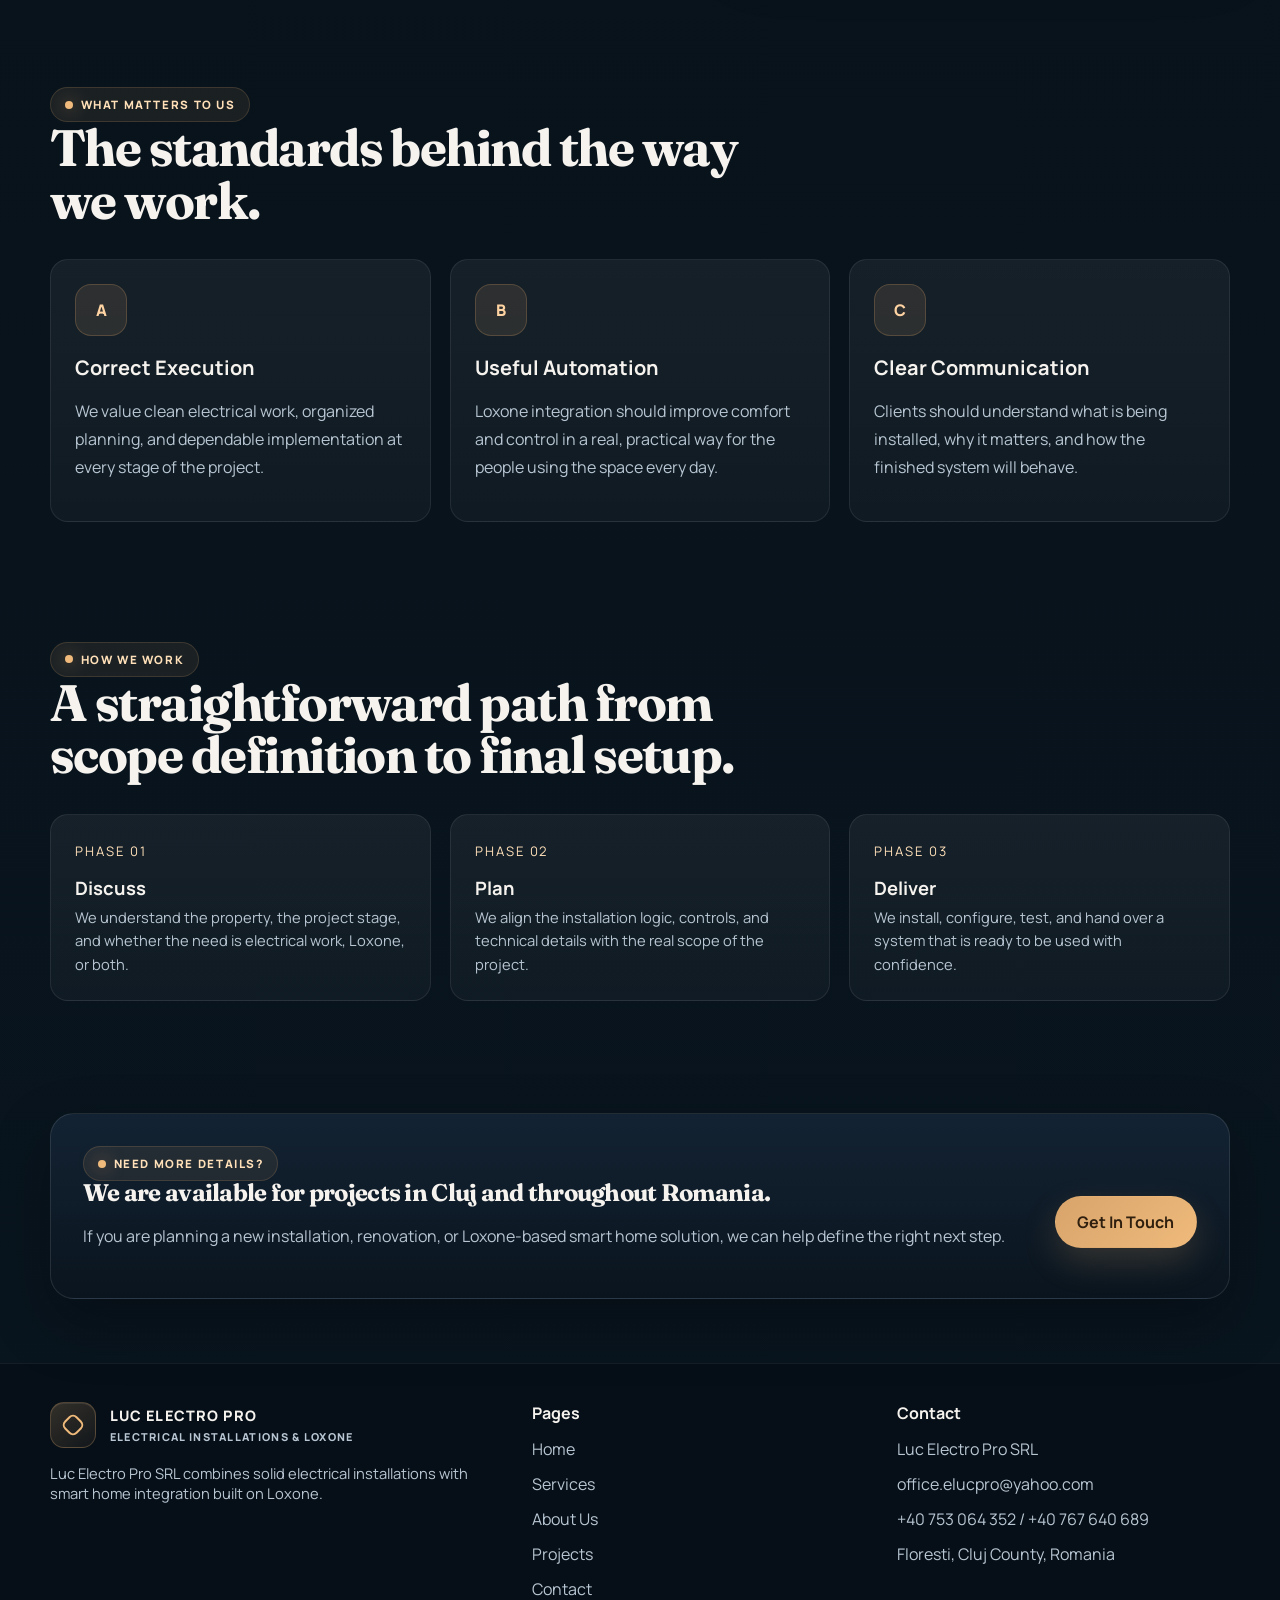
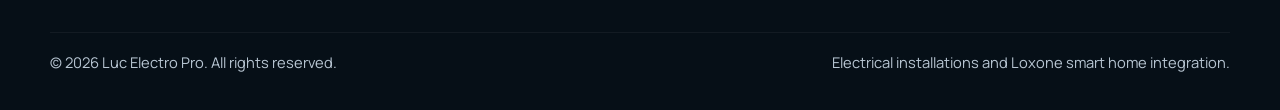
<file: en/about.html>
<!DOCTYPE html>
<html lang="en">
  <head>
    <meta charset="UTF-8" />
    <meta name="viewport" content="width=device-width, initial-scale=1.0" />
    <title>About Us | Luc Electro Pro</title>
    <meta
      name="description"
      content="Learn about Luc Electro Pro SRL, focused on electrical installations and Loxone smart home integration."
    />
    <meta name="robots" content="index, follow" />
    <link rel="canonical" href="/en/about.html" />
    <link rel="alternate" hreflang="ro" href="/about.html" />
    <link rel="alternate" hreflang="en" href="/en/about.html" />
    <link rel="alternate" hreflang="x-default" href="/index.html" />
    <meta property="og:type" content="website" />
    <meta property="og:title" content="About Us | Luc Electro Pro" />
    <meta property="og:description" content="Learn about Luc Electro Pro SRL, focused on electrical installations and Loxone smart home integration." />
    <meta property="og:locale" content="en_US" />
    <meta property="og:locale:alternate" content="ro_RO" />
    <meta name="twitter:card" content="summary_large_image" />
    <link rel="preconnect" href="https://fonts.googleapis.com" />
    <link rel="preconnect" href="https://fonts.gstatic.com" crossorigin />
    <link
      href="https://fonts.googleapis.com/css2?family=Fraunces:wght@600;700&family=Manrope:wght@400;500;600;700;800&display=swap"
      rel="stylesheet"
    />
    <link rel="stylesheet" href="../css/styles.css" />
  </head>
  <body>
    <div class="page-shell">
      <header class="site-header">
        <div class="container header-inner">
          <a class="brand" href="index.html">
            <span class="brand-mark"></span>
            <span class="brand-copy">
              <span>Luc Electro Pro</span>
              <small>Electrical Installations & Loxone</small>
            </span>
          </a>
          <button class="nav-toggle" type="button" aria-label="Toggle navigation" aria-expanded="false" data-nav-toggle>
            &#9776;
          </button>
          <nav class="main-nav" data-nav>
            <a href="index.html">Home</a>
            <a href="services.html">Services</a>
            <a class="active" href="about.html">About Us</a>
            <a href="projects.html">Projects</a>
            <a href="contact.html">Contact</a>
          </nav>
          <div class="header-actions">
            <div class="lang-switch" aria-label="Language switcher">
              <a class="active" href="about.html">EN</a>
              <a href="../about.html">RO</a>
            </div>
            <a class="button" href="contact.html">Request A Quote</a>
          </div>
        </div>
      </header>

      <main>
        <section class="page-hero">
          <div class="container split-grid">
            <div class="page-hero-copy" data-reveal>
              <span class="eyebrow">About Us</span>
              <h1>Luc Electro Pro is built around quality electrical work and thoughtful Loxone integration.</h1>
              <p>
                We focus on projects where dependable electrical installations and smart home
                functionality need to be treated as one connected solution, not two separate
                conversations.
              </p>
            </div>
            <div class="visual-card" data-reveal>
              <img src="../assets/img/about-team.svg" alt="Luc Electro Pro team illustration" />
            </div>
          </div>
        </section>

        <section class="section">
          <div class="container stats-grid">
            <article class="stat" data-reveal>
              <strong>Main Focus</strong>
              <p>Electrical installations and Loxone smart home integration for modern residential and commercial spaces.</p>
            </article>
            <article class="stat" data-reveal>
              <strong>Service Area</strong>
              <p>Cluj-Napoca, surrounding areas, and selected projects nationwide across Romania.</p>
            </article>
            <article class="stat" data-reveal>
              <strong>Company</strong>
              <p>Luc Electro Pro SRL, based in Floresti, Cluj County.</p>
            </article>
          </div>
        </section>

        <section class="section">
          <div class="container detail-grid">
            <div class="content-block" data-reveal>
              <span class="eyebrow">Who We Are</span>
              <h2>A company shaped by practical installations and modern smart living needs.</h2>
              <p>
                Our work starts with the essentials: correct electrical planning, reliable circuits,
                clear execution, and a finished installation that performs well over time.
              </p>
              <p>
                From there, we help clients extend that foundation into Loxone smart home
                integration, bringing lighting, climate, shading, and comfort logic together in a
                way that feels natural to use.
              </p>
            </div>

            <div class="quote-panel" data-reveal>
              <p>
                "A smart home works best when the electrical base is designed properly from the
                beginning."
              </p>
              <footer>Luc Electro Pro approach</footer>
            </div>
          </div>
        </section>

        <section class="section">
          <div class="container">
            <div class="section-heading" data-reveal>
              <span class="eyebrow">What Matters To Us</span>
              <h2>The standards behind the way we work.</h2>
            </div>
            <div class="value-grid">
              <article class="card" data-reveal>
                <div class="card-icon">A</div>
                <h3>Correct Execution</h3>
                <p>
                  We value clean electrical work, organized planning, and dependable implementation
                  at every stage of the project.
                </p>
              </article>
              <article class="card" data-reveal>
                <div class="card-icon">B</div>
                <h3>Useful Automation</h3>
                <p>
                  Loxone integration should improve comfort and control in a real, practical way for
                  the people using the space every day.
                </p>
              </article>
              <article class="card" data-reveal>
                <div class="card-icon">C</div>
                <h3>Clear Communication</h3>
                <p>
                  Clients should understand what is being installed, why it matters, and how the
                  finished system will behave.
                </p>
              </article>
            </div>
          </div>
        </section>

        <section class="section">
          <div class="container">
            <div class="section-heading" data-reveal>
              <span class="eyebrow">How We Work</span>
              <h2>A straightforward path from scope definition to final setup.</h2>
            </div>
            <div class="timeline">
              <article class="timeline-step" data-reveal>
                <span class="step">Phase 01</span>
                <strong>Discuss</strong>
                <span>We understand the property, the project stage, and whether the need is electrical work, Loxone, or both.</span>
              </article>
              <article class="timeline-step" data-reveal>
                <span class="step">Phase 02</span>
                <strong>Plan</strong>
                <span>We align the installation logic, controls, and technical details with the real scope of the project.</span>
              </article>
              <article class="timeline-step" data-reveal>
                <span class="step">Phase 03</span>
                <strong>Deliver</strong>
                <span>We install, configure, test, and hand over a system that is ready to be used with confidence.</span>
              </article>
            </div>
          </div>
        </section>

        <section class="band">
          <div class="container">
            <div class="cta-panel" data-reveal>
              <div class="cta-grid">
                <div class="cta-content">
                  <span class="eyebrow">Need More Details?</span>
                  <h2>We are available for projects in Cluj and throughout Romania.</h2>
                  <p>
                    If you are planning a new installation, renovation, or Loxone-based smart home
                    solution, we can help define the right next step.
                  </p>
                </div>
                <div class="hero-actions">
                  <a class="button" href="../contact.html">Get In Touch</a>
                </div>
              </div>
            </div>
          </div>
        </section>
      </main>

      <footer class="site-footer">
        <div class="container">
          <div class="footer-grid">
            <div>
              <a class="brand" href="index.html">
                <span class="brand-mark"></span>
                <span class="brand-copy">
                  <span>Luc Electro Pro</span>
                  <small>Electrical Installations & Loxone</small>
                </span>
              </a>
              <p class="subtle">Luc Electro Pro SRL combines solid electrical installations with smart home integration built on Loxone.</p>
            </div>
            <div>
              <h3>Pages</h3>
              <ul class="footer-links">
                <li><a href="index.html">Home</a></li>
                <li><a href="services.html">Services</a></li>
                <li><a href="about.html">About Us</a></li>
                <li><a href="projects.html">Projects</a></li>
                <li><a href="contact.html">Contact</a></li>
              </ul>
            </div>
            <div>
              <h3>Contact</h3>
              <ul class="footer-contact">
                <li>Luc Electro Pro SRL</li>
                <li>office.elucpro@yahoo.com</li>
                <li>+40 753 064 352 / +40 767 640 689</li>
                <li>Floresti, Cluj County, Romania</li>
              </ul>
            </div>
          </div>
          <div class="footer-bottom">
            <span>&copy; 2026 Luc Electro Pro. All rights reserved.</span>
            <span>Electrical installations and Loxone smart home integration.</span>
          </div>
        </div>
      </footer>
    </div>

    <script src="../js/main.js"></script>
  </body>
</html>
</file>
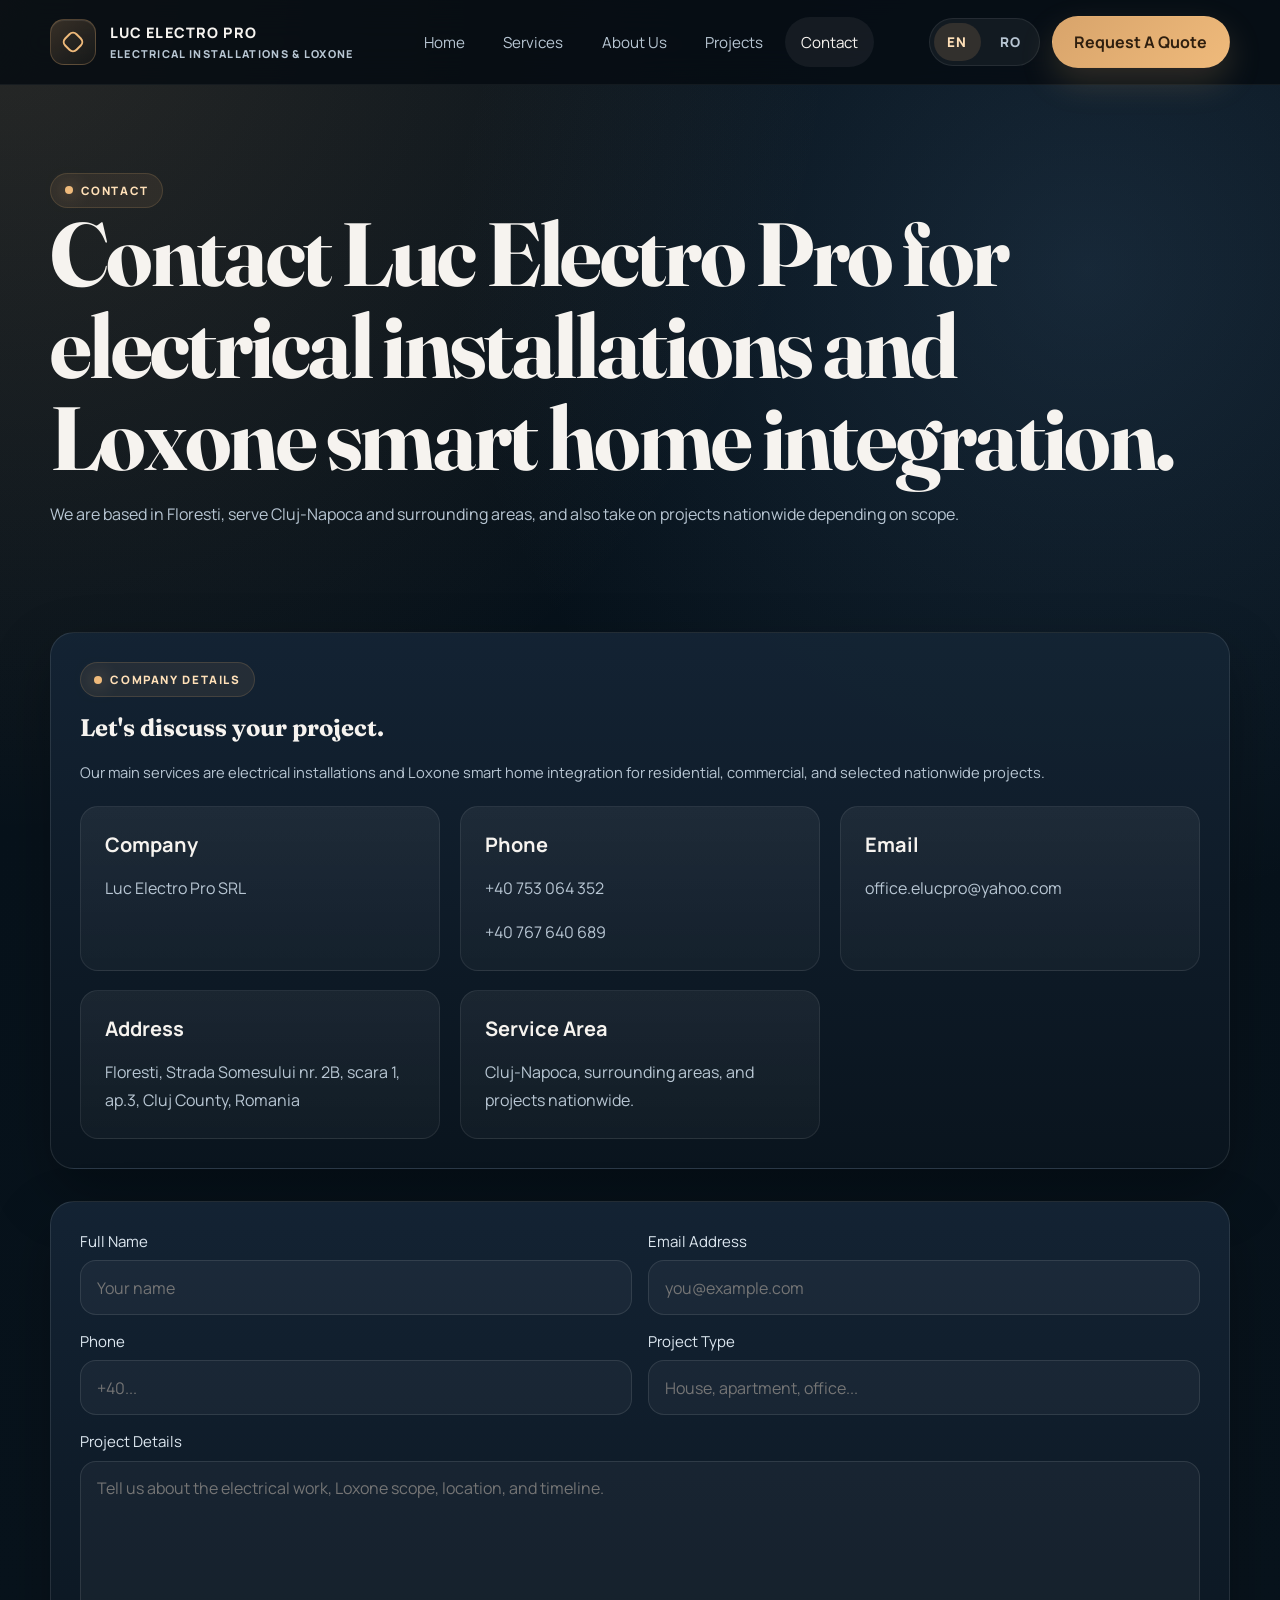
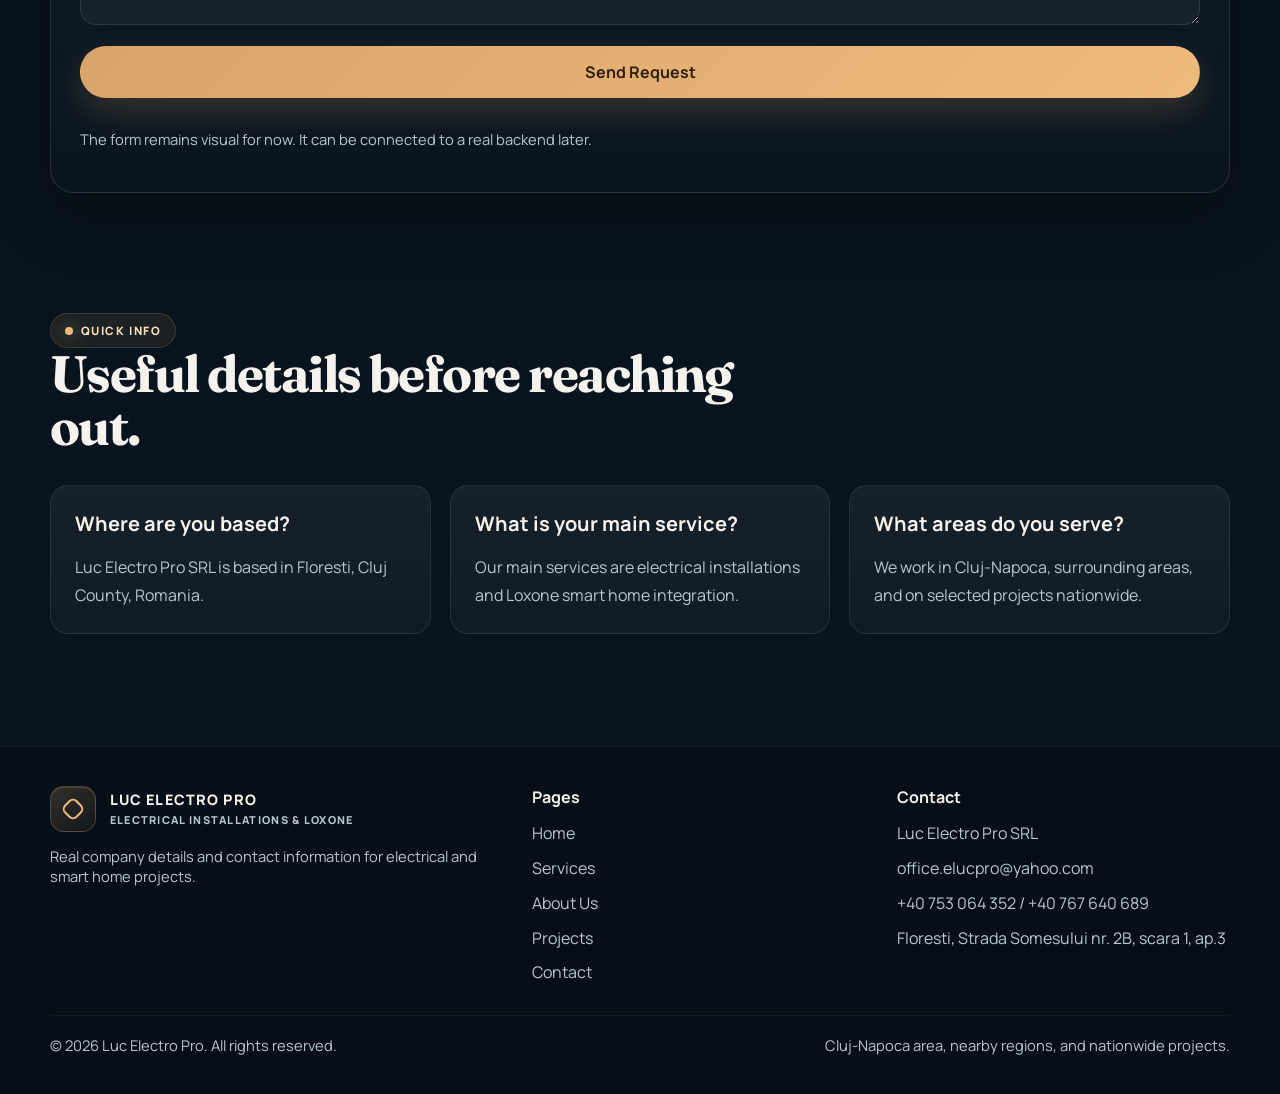
<file: en/contact.html>
<!DOCTYPE html>
<html lang="en">
  <head>
    <meta charset="UTF-8" />
    <meta name="viewport" content="width=device-width, initial-scale=1.0" />
    <title>Contact | Luc Electro Pro</title>
    <meta
      name="description"
      content="Contact Luc Electro Pro SRL for electrical installations and Loxone smart home integration."
    />
    <meta name="robots" content="index, follow" />
    <link rel="canonical" href="/en/contact.html" />
    <link rel="alternate" hreflang="ro" href="/contact.html" />
    <link rel="alternate" hreflang="en" href="/en/contact.html" />
    <link rel="alternate" hreflang="x-default" href="/index.html" />
    <meta property="og:type" content="website" />
    <meta property="og:title" content="Contact | Luc Electro Pro" />
    <meta property="og:description" content="Contact Luc Electro Pro SRL for electrical installations and Loxone smart home integration." />
    <meta property="og:locale" content="en_US" />
    <meta property="og:locale:alternate" content="ro_RO" />
    <meta name="twitter:card" content="summary_large_image" />
    <script type="application/ld+json">
      {
        "@context": "https://schema.org",
        "@type": "Electrician",
        "name": "Luc Electro Pro SRL",
        "email": "office.elucpro@yahoo.com",
        "telephone": ["+40 753 064 352", "+40 767 640 689"],
        "address": {
          "@type": "PostalAddress",
          "streetAddress": "Strada Somesului nr. 2B, scara 1, ap.3",
          "addressLocality": "Floresti",
          "addressRegion": "Cluj",
          "addressCountry": "RO"
        },
        "areaServed": ["Cluj-Napoca", "Surrounding areas", "Romania"],
        "contactPoint": [
          {
            "@type": "ContactPoint",
            "telephone": "+40 753 064 352",
            "contactType": "customer service",
            "availableLanguage": ["ro", "en"]
          },
          {
            "@type": "ContactPoint",
            "telephone": "+40 767 640 689",
            "contactType": "customer service",
            "availableLanguage": ["ro", "en"]
          }
        ]
      }
    </script>
    <link rel="preconnect" href="https://fonts.googleapis.com" />
    <link rel="preconnect" href="https://fonts.gstatic.com" crossorigin />
    <link
      href="https://fonts.googleapis.com/css2?family=Fraunces:wght@600;700&family=Manrope:wght@400;500;600;700;800&display=swap"
      rel="stylesheet"
    />
    <link rel="stylesheet" href="../css/styles.css" />
  </head>
  <body>
    <div class="page-shell">
      <header class="site-header">
        <div class="container header-inner">
          <a class="brand" href="index.html">
            <span class="brand-mark"></span>
            <span class="brand-copy">
              <span>Luc Electro Pro</span>
              <small>Electrical Installations & Loxone</small>
            </span>
          </a>
          <button class="nav-toggle" type="button" aria-label="Toggle navigation" aria-expanded="false" data-nav-toggle>
            &#9776;
          </button>
          <nav class="main-nav" data-nav>
            <a href="index.html">Home</a>
            <a href="services.html">Services</a>
            <a href="about.html">About Us</a>
            <a href="projects.html">Projects</a>
            <a class="active" href="contact.html">Contact</a>
          </nav>
          <div class="header-actions">
            <div class="lang-switch" aria-label="Language switcher">
              <a class="active" href="contact.html">EN</a>
              <a href="../contact.html">RO</a>
            </div>
            <a class="button" href="contact.html">Request A Quote</a>
          </div>
        </div>
      </header>

      <main>
        <section class="page-hero">
          <div class="container page-hero-copy" data-reveal>
            <span class="eyebrow">Contact</span>
            <h1>Contact Luc Electro Pro for electrical installations and Loxone smart home integration.</h1>
            <p>
              We are based in Floresti, serve Cluj-Napoca and surrounding areas, and also take on
              projects nationwide depending on scope.
            </p>
          </div>
        </section>

        <section class="section">
          <div class="container contact-grid">
            <div data-reveal>
              <div class="contact-panel">
                <span class="eyebrow">Company Details</span>
                <h2 style="font-family: 'Fraunces', Georgia, serif; margin-top: 1rem;">Let's discuss your project.</h2>
                <p class="subtle">
                  Our main services are electrical installations and Loxone smart home integration
                  for residential, commercial, and selected nationwide projects.
                </p>
                <div class="contact-cards">
                  <article class="contact-card">
                    <h3>Company</h3>
                    <p>Luc Electro Pro SRL</p>
                  </article>
                  <article class="contact-card">
                    <h3>Phone</h3>
                    <p>+40 753 064 352</p>
                    <p>+40 767 640 689</p>
                  </article>
                  <article class="contact-card">
                    <h3>Email</h3>
                    <p>office.elucpro@yahoo.com</p>
                  </article>
                  <article class="contact-card">
                    <h3>Address</h3>
                    <p>Floresti, Strada Somesului nr. 2B, scara 1, ap.3, Cluj County, Romania</p>
                  </article>
                  <article class="contact-card">
                    <h3>Service Area</h3>
                    <p>Cluj-Napoca, surrounding areas, and projects nationwide.</p>
                  </article>
                </div>
              </div>
            </div>

            <div data-reveal>
              <div class="panel">
                <form class="contact-form" data-demo-form>
                  <div class="field-row">
                    <div class="field">
                      <label for="name">Full Name</label>
                      <input id="name" name="name" type="text" placeholder="Your name" />
                    </div>
                    <div class="field">
                      <label for="email">Email Address</label>
                      <input id="email" name="email" type="email" placeholder="you@example.com" />
                    </div>
                  </div>

                  <div class="field-row">
                    <div class="field">
                      <label for="phone">Phone</label>
                      <input id="phone" name="phone" type="tel" placeholder="+40..." />
                    </div>
                    <div class="field">
                      <label for="type">Project Type</label>
                      <input id="type" name="type" type="text" placeholder="House, apartment, office..." />
                    </div>
                  </div>

                  <div class="field">
                    <label for="message">Project Details</label>
                    <textarea
                      id="message"
                      name="message"
                      rows="6"
                      placeholder="Tell us about the electrical work, Loxone scope, location, and timeline."
                    ></textarea>
                  </div>

                  <button class="button" type="submit">Send Request</button>
                  <p class="form-note">The form remains visual for now. It can be connected to a real backend later.</p>
                  <div class="status-note" data-demo-status>
                    Thanks. The contact form UI is ready, and the next step can be backend or email integration.
                  </div>
                </form>
              </div>
            </div>
          </div>
        </section>

        <section class="section">
          <div class="container">
            <div class="section-heading" data-reveal>
              <span class="eyebrow">Quick Info</span>
              <h2>Useful details before reaching out.</h2>
            </div>
            <div class="faq-grid">
              <article class="faq-item" data-reveal>
                <h3>Where are you based?</h3>
                <p>Luc Electro Pro SRL is based in Floresti, Cluj County, Romania.</p>
              </article>
              <article class="faq-item" data-reveal>
                <h3>What is your main service?</h3>
                <p>Our main services are electrical installations and Loxone smart home integration.</p>
              </article>
              <article class="faq-item" data-reveal>
                <h3>What areas do you serve?</h3>
                <p>We work in Cluj-Napoca, surrounding areas, and on selected projects nationwide.</p>
              </article>
            </div>
          </div>
        </section>
      </main>

      <footer class="site-footer">
        <div class="container">
          <div class="footer-grid">
            <div>
              <a class="brand" href="index.html">
                <span class="brand-mark"></span>
                <span class="brand-copy">
                  <span>Luc Electro Pro</span>
                  <small>Electrical Installations & Loxone</small>
                </span>
              </a>
              <p class="subtle">Real company details and contact information for electrical and smart home projects.</p>
            </div>
            <div>
              <h3>Pages</h3>
              <ul class="footer-links">
                <li><a href="index.html">Home</a></li>
                <li><a href="services.html">Services</a></li>
                <li><a href="about.html">About Us</a></li>
                <li><a href="projects.html">Projects</a></li>
                <li><a href="contact.html">Contact</a></li>
              </ul>
            </div>
            <div>
              <h3>Contact</h3>
              <ul class="footer-contact">
                <li>Luc Electro Pro SRL</li>
                <li>office.elucpro@yahoo.com</li>
                <li>+40 753 064 352 / +40 767 640 689</li>
                <li>Floresti, Strada Somesului nr. 2B, scara 1, ap.3</li>
              </ul>
            </div>
          </div>
          <div class="footer-bottom">
            <span>&copy; 2026 Luc Electro Pro. All rights reserved.</span>
            <span>Cluj-Napoca area, nearby regions, and nationwide projects.</span>
          </div>
        </div>
      </footer>
    </div>

    <script src="../js/main.js"></script>
  </body>
</html>
</file>
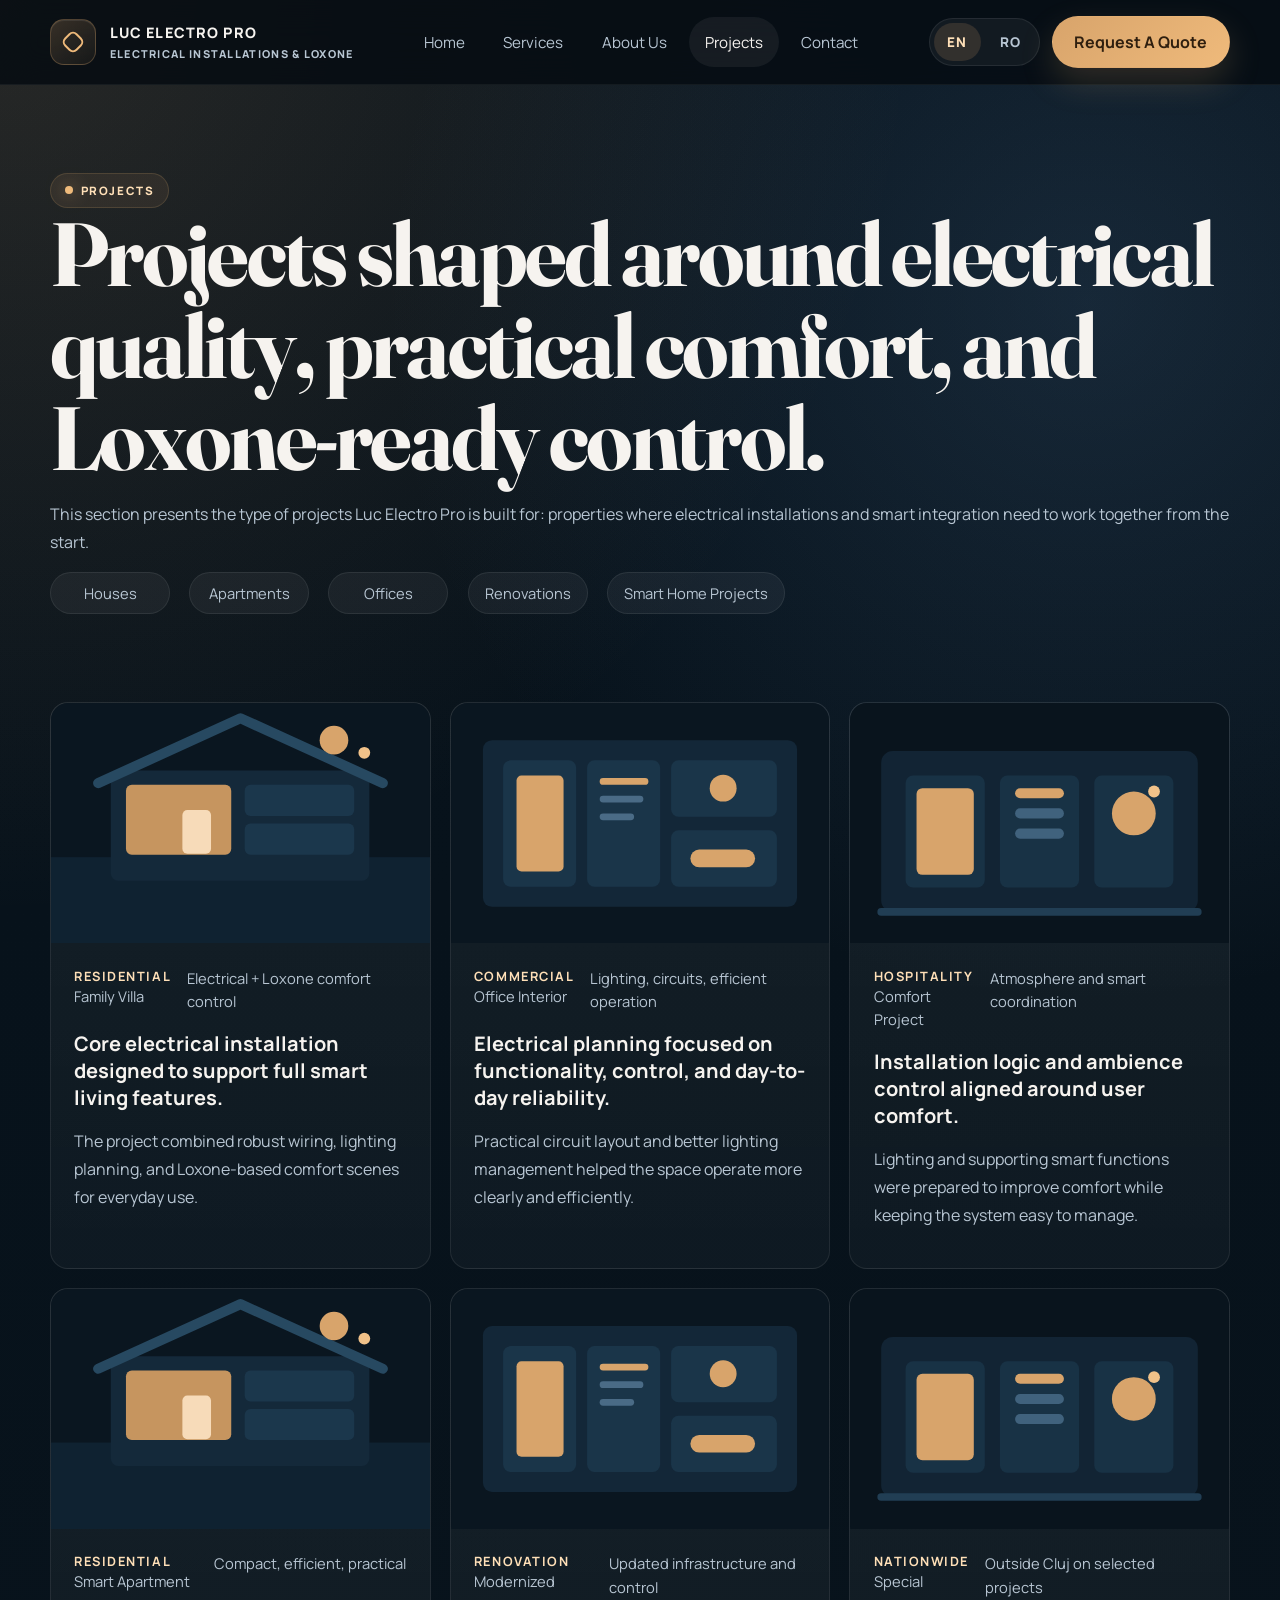
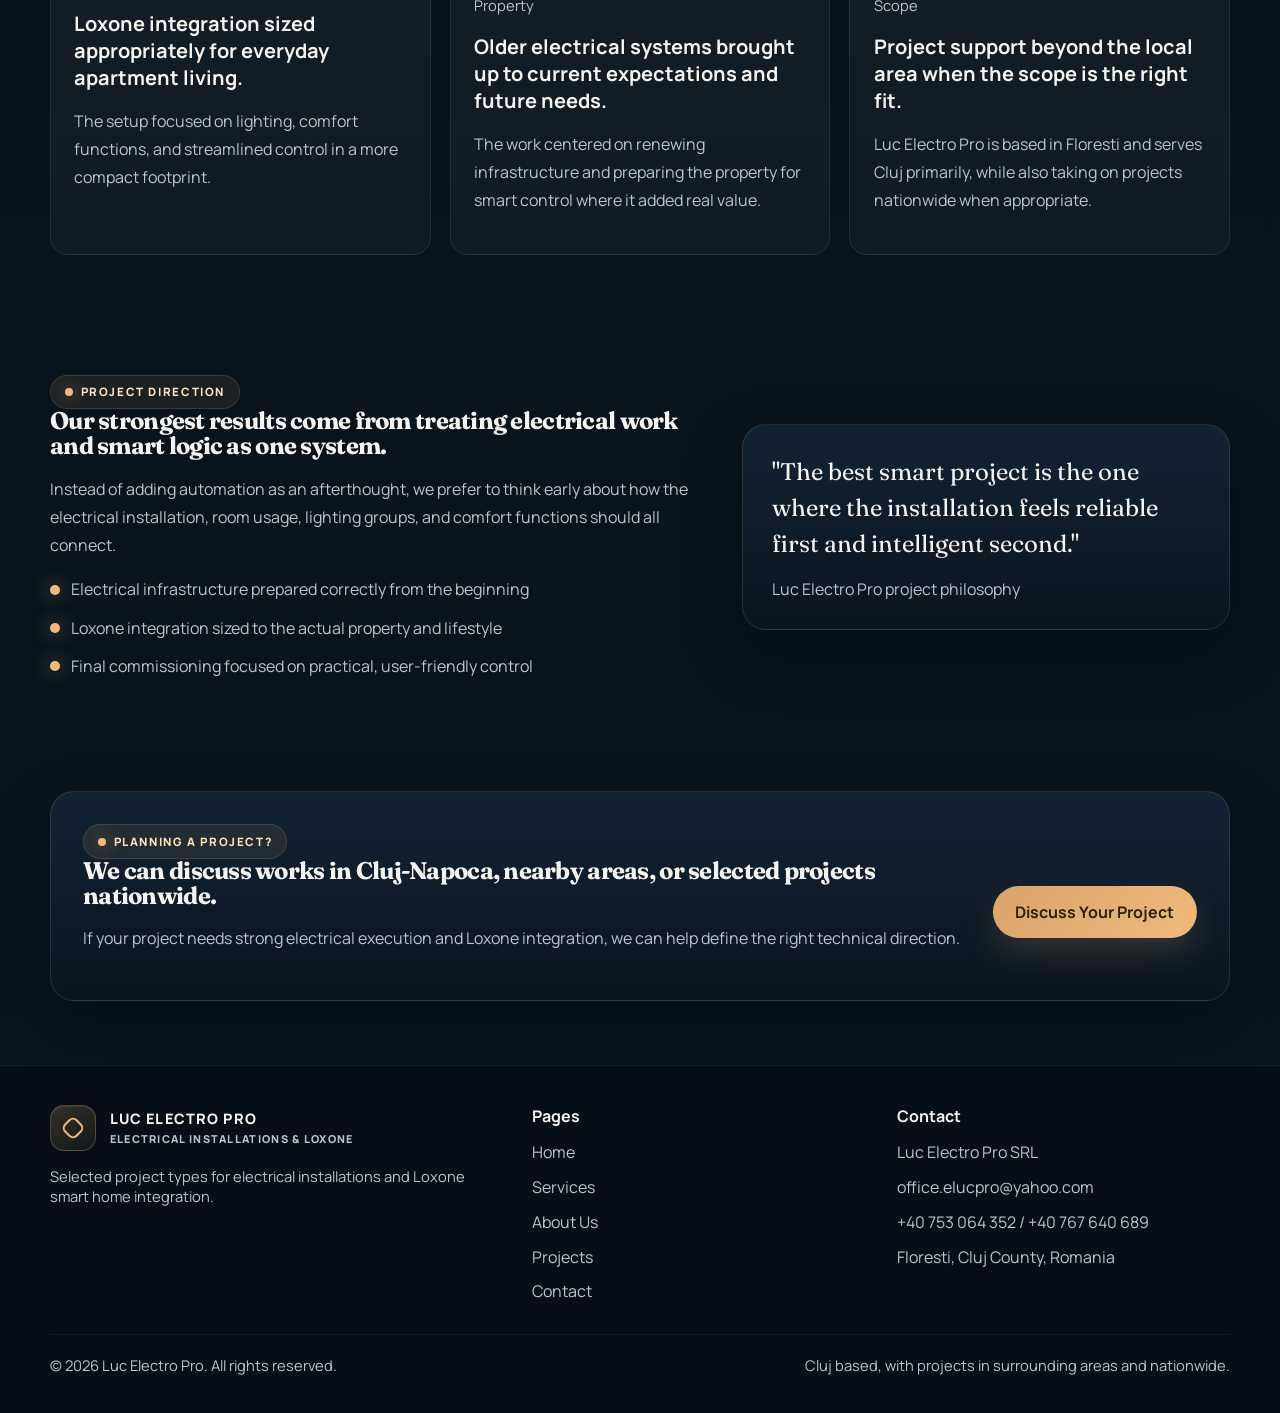
<file: en/projects.html>
<!DOCTYPE html>
<html lang="en">
  <head>
    <meta charset="UTF-8" />
    <meta name="viewport" content="width=device-width, initial-scale=1.0" />
    <title>Projects | Luc Electro Pro</title>
    <meta
      name="description"
      content="Selected electrical installation and Loxone smart home integration projects from Luc Electro Pro."
    />
    <meta name="robots" content="index, follow" />
    <link rel="canonical" href="/en/projects.html" />
    <link rel="alternate" hreflang="ro" href="/projects.html" />
    <link rel="alternate" hreflang="en" href="/en/projects.html" />
    <link rel="alternate" hreflang="x-default" href="/index.html" />
    <meta property="og:type" content="website" />
    <meta property="og:title" content="Projects | Luc Electro Pro" />
    <meta property="og:description" content="Selected electrical installation and Loxone smart home integration projects from Luc Electro Pro." />
    <meta property="og:locale" content="en_US" />
    <meta property="og:locale:alternate" content="ro_RO" />
    <meta name="twitter:card" content="summary_large_image" />
    <link rel="preconnect" href="https://fonts.googleapis.com" />
    <link rel="preconnect" href="https://fonts.gstatic.com" crossorigin />
    <link
      href="https://fonts.googleapis.com/css2?family=Fraunces:wght@600;700&family=Manrope:wght@400;500;600;700;800&display=swap"
      rel="stylesheet"
    />
    <link rel="stylesheet" href="../css/styles.css" />
  </head>
  <body>
    <div class="page-shell">
      <header class="site-header">
        <div class="container header-inner">
          <a class="brand" href="index.html">
            <span class="brand-mark"></span>
            <span class="brand-copy">
              <span>Luc Electro Pro</span>
              <small>Electrical Installations & Loxone</small>
            </span>
          </a>
          <button class="nav-toggle" type="button" aria-label="Toggle navigation" aria-expanded="false" data-nav-toggle>
            &#9776;
          </button>
          <nav class="main-nav" data-nav>
            <a href="index.html">Home</a>
            <a href="services.html">Services</a>
            <a href="about.html">About Us</a>
            <a class="active" href="projects.html">Projects</a>
            <a href="contact.html">Contact</a>
          </nav>
          <div class="header-actions">
            <div class="lang-switch" aria-label="Language switcher">
              <a class="active" href="projects.html">EN</a>
              <a href="../projects.html">RO</a>
            </div>
            <a class="button" href="contact.html">Request A Quote</a>
          </div>
        </div>
      </header>

      <main>
        <section class="page-hero">
          <div class="container page-hero-copy" data-reveal>
            <span class="eyebrow">Projects</span>
            <h1>Projects shaped around electrical quality, practical comfort, and Loxone-ready control.</h1>
            <p>
              This section presents the type of projects Luc Electro Pro is built for: properties
              where electrical installations and smart integration need to work together from the
              start.
            </p>
            <div class="tags">
              <span class="tag">Houses</span>
              <span class="tag">Apartments</span>
              <span class="tag">Offices</span>
              <span class="tag">Renovations</span>
              <span class="tag">Smart Home Projects</span>
            </div>
          </div>
        </section>

        <section class="section">
          <div class="container">
            <div class="project-grid">
              <article class="project-card" data-reveal>
                <img src="../assets/img/project-villa.svg" alt="Residential installation project" />
                <div class="project-card-body">
                  <div class="project-meta">
                    <div>
                      <strong>Residential</strong>
                      <span>Family Villa</span>
                    </div>
                    <span>Electrical + Loxone comfort control</span>
                  </div>
                  <h3>Core electrical installation designed to support full smart living features.</h3>
                  <p>
                    The project combined robust wiring, lighting planning, and Loxone-based comfort
                    scenes for everyday use.
                  </p>
                </div>
              </article>

              <article class="project-card" data-reveal>
                <img src="../assets/img/project-office.svg" alt="Office electrical project" />
                <div class="project-card-body">
                  <div class="project-meta">
                    <div>
                      <strong>Commercial</strong>
                      <span>Office Interior</span>
                    </div>
                    <span>Lighting, circuits, efficient operation</span>
                  </div>
                  <h3>Electrical planning focused on functionality, control, and day-to-day reliability.</h3>
                  <p>
                    Practical circuit layout and better lighting management helped the space operate
                    more clearly and efficiently.
                  </p>
                </div>
              </article>

              <article class="project-card" data-reveal>
                <img src="../assets/img/project-hotel.svg" alt="Hospitality electrical and control project" />
                <div class="project-card-body">
                  <div class="project-meta">
                    <div>
                      <strong>Hospitality</strong>
                      <span>Comfort Project</span>
                    </div>
                    <span>Atmosphere and smart coordination</span>
                  </div>
                  <h3>Installation logic and ambience control aligned around user comfort.</h3>
                  <p>
                    Lighting and supporting smart functions were prepared to improve comfort while
                    keeping the system easy to manage.
                  </p>
                </div>
              </article>

              <article class="project-card" data-reveal>
                <img src="../assets/img/project-villa.svg" alt="Apartment smart home project" />
                <div class="project-card-body">
                  <div class="project-meta">
                    <div>
                      <strong>Residential</strong>
                      <span>Smart Apartment</span>
                    </div>
                    <span>Compact, efficient, practical</span>
                  </div>
                  <h3>Loxone integration sized appropriately for everyday apartment living.</h3>
                  <p>
                    The setup focused on lighting, comfort functions, and streamlined control in a
                    more compact footprint.
                  </p>
                </div>
              </article>

              <article class="project-card" data-reveal>
                <img src="../assets/img/project-office.svg" alt="Renovation electrical project" />
                <div class="project-card-body">
                  <div class="project-meta">
                    <div>
                      <strong>Renovation</strong>
                      <span>Modernized Property</span>
                    </div>
                    <span>Updated infrastructure and control</span>
                  </div>
                  <h3>Older electrical systems brought up to current expectations and future needs.</h3>
                  <p>
                    The work centered on renewing infrastructure and preparing the property for smart
                    control where it added real value.
                  </p>
                </div>
              </article>

              <article class="project-card" data-reveal>
                <img src="../assets/img/project-hotel.svg" alt="National project placeholder" />
                <div class="project-card-body">
                  <div class="project-meta">
                    <div>
                      <strong>Nationwide</strong>
                      <span>Special Scope</span>
                    </div>
                    <span>Outside Cluj on selected projects</span>
                  </div>
                  <h3>Project support beyond the local area when the scope is the right fit.</h3>
                  <p>
                    Luc Electro Pro is based in Floresti and serves Cluj primarily, while also
                    taking on projects nationwide when appropriate.
                  </p>
                </div>
              </article>
            </div>
          </div>
        </section>

        <section class="section">
          <div class="container case-grid">
            <div class="case-study-copy" data-reveal>
              <span class="eyebrow">Project Direction</span>
              <h2>Our strongest results come from treating electrical work and smart logic as one system.</h2>
              <p>
                Instead of adding automation as an afterthought, we prefer to think early about how
                the electrical installation, room usage, lighting groups, and comfort functions
                should all connect.
              </p>
              <ul class="check-list">
                <li>Electrical infrastructure prepared correctly from the beginning</li>
                <li>Loxone integration sized to the actual property and lifestyle</li>
                <li>Final commissioning focused on practical, user-friendly control</li>
              </ul>
            </div>

            <div class="quote-panel" data-reveal>
              <p>
                "The best smart project is the one where the installation feels reliable first and
                intelligent second."
              </p>
              <footer>Luc Electro Pro project philosophy</footer>
            </div>
          </div>
        </section>

        <section class="band">
          <div class="container">
            <div class="cta-panel" data-reveal>
              <div class="cta-grid">
                <div class="cta-content">
                  <span class="eyebrow">Planning A Project?</span>
                  <h2>We can discuss works in Cluj-Napoca, nearby areas, or selected projects nationwide.</h2>
                  <p>
                    If your project needs strong electrical execution and Loxone integration, we can
                    help define the right technical direction.
                  </p>
                </div>
                <div class="hero-actions">
                  <a class="button" href="../contact.html">Discuss Your Project</a>
                </div>
              </div>
            </div>
          </div>
        </section>
      </main>

      <footer class="site-footer">
        <div class="container">
          <div class="footer-grid">
            <div>
              <a class="brand" href="index.html">
                <span class="brand-mark"></span>
                <span class="brand-copy">
                  <span>Luc Electro Pro</span>
                  <small>Electrical Installations & Loxone</small>
                </span>
              </a>
              <p class="subtle">Selected project types for electrical installations and Loxone smart home integration.</p>
            </div>
            <div>
              <h3>Pages</h3>
              <ul class="footer-links">
                <li><a href="index.html">Home</a></li>
                <li><a href="services.html">Services</a></li>
                <li><a href="about.html">About Us</a></li>
                <li><a href="projects.html">Projects</a></li>
                <li><a href="contact.html">Contact</a></li>
              </ul>
            </div>
            <div>
              <h3>Contact</h3>
              <ul class="footer-contact">
                <li>Luc Electro Pro SRL</li>
                <li>office.elucpro@yahoo.com</li>
                <li>+40 753 064 352 / +40 767 640 689</li>
                <li>Floresti, Cluj County, Romania</li>
              </ul>
            </div>
          </div>
          <div class="footer-bottom">
            <span>&copy; 2026 Luc Electro Pro. All rights reserved.</span>
            <span>Cluj based, with projects in surrounding areas and nationwide.</span>
          </div>
        </div>
      </footer>
    </div>

    <script src="../js/main.js"></script>
  </body>
</html>
</file>
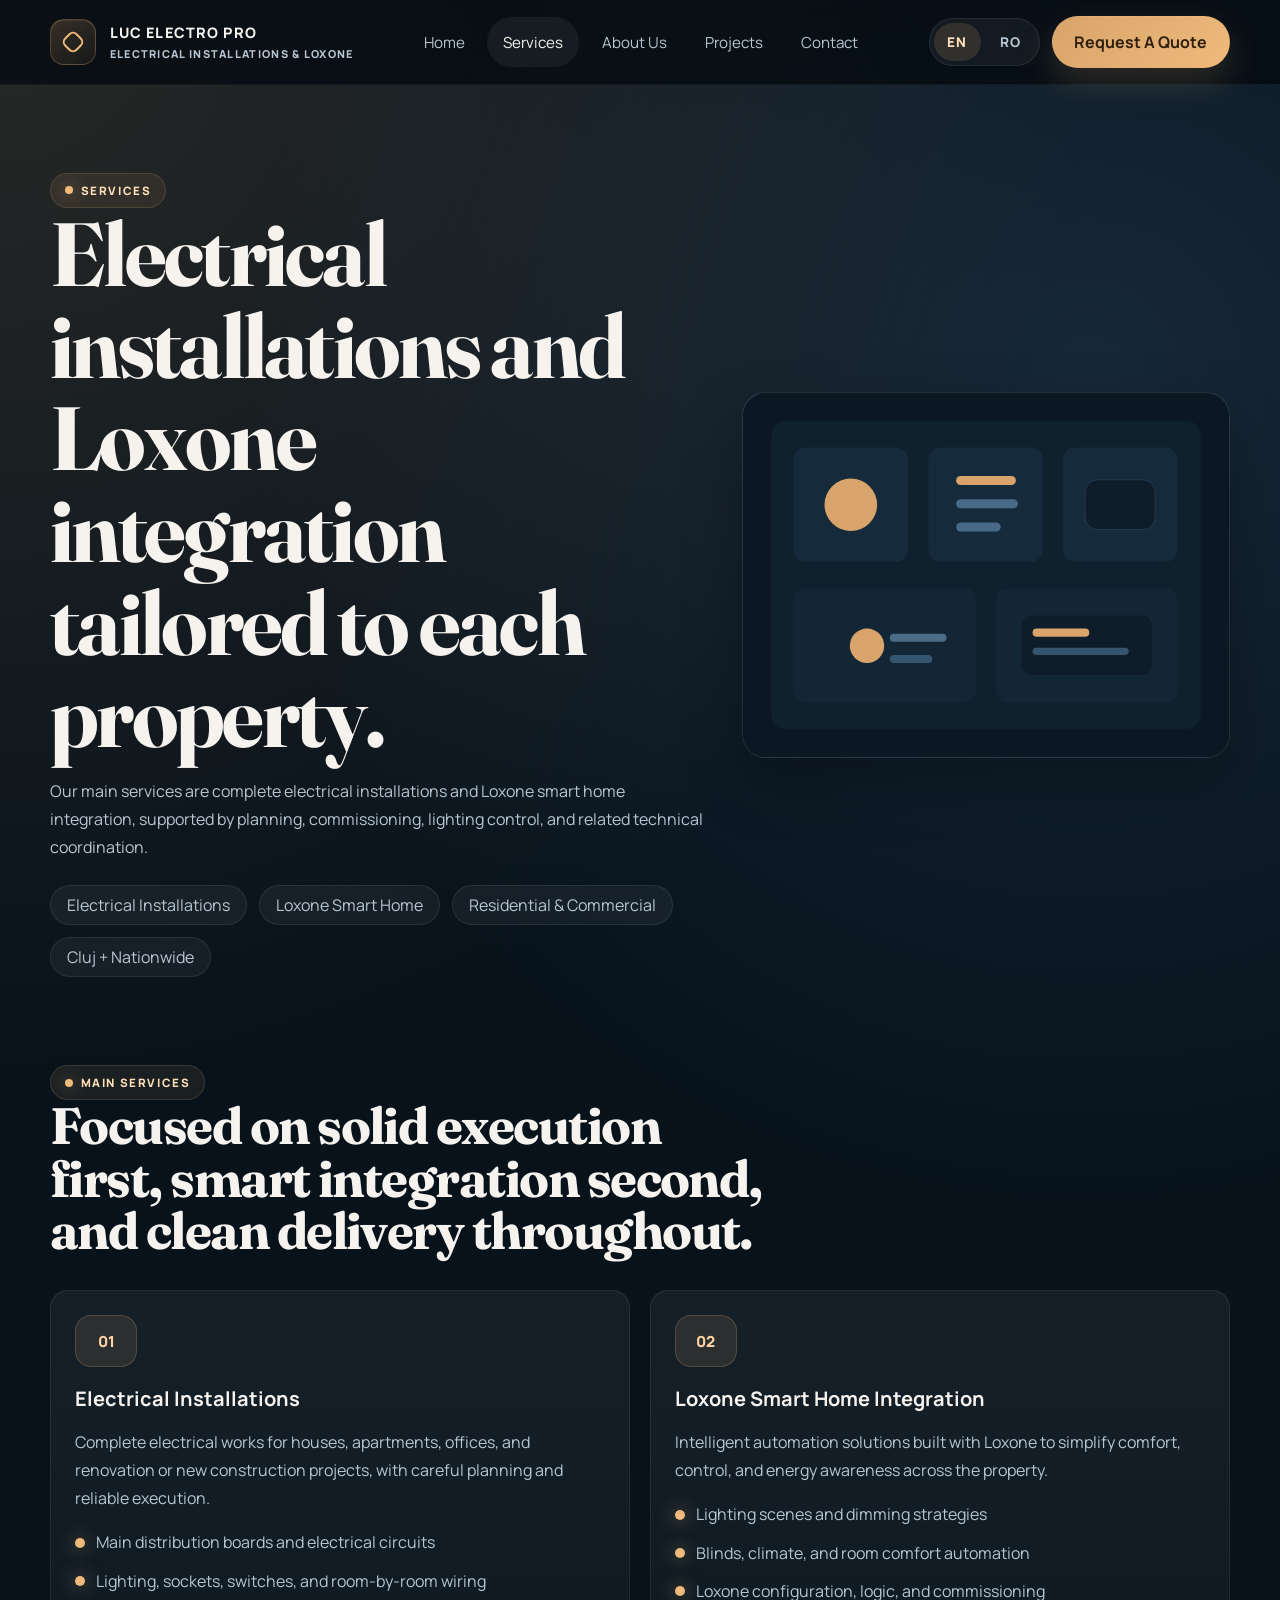
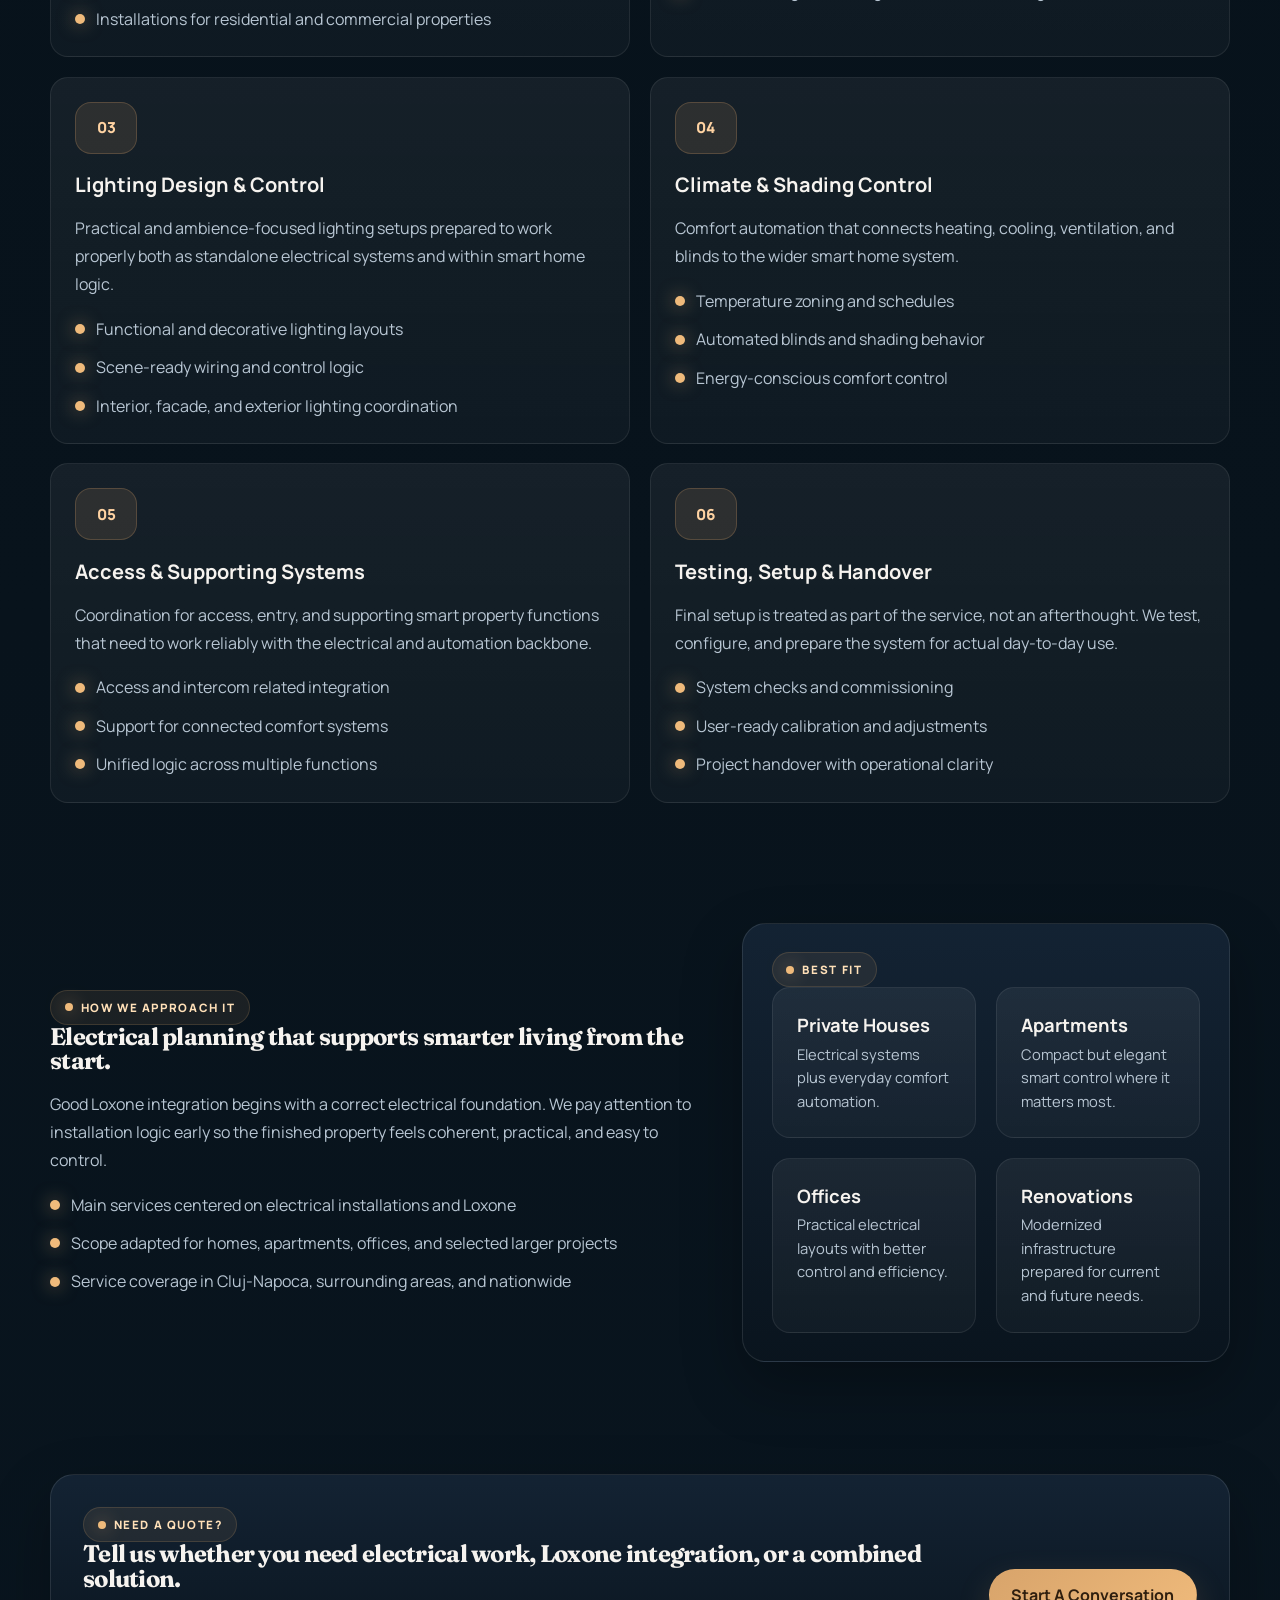
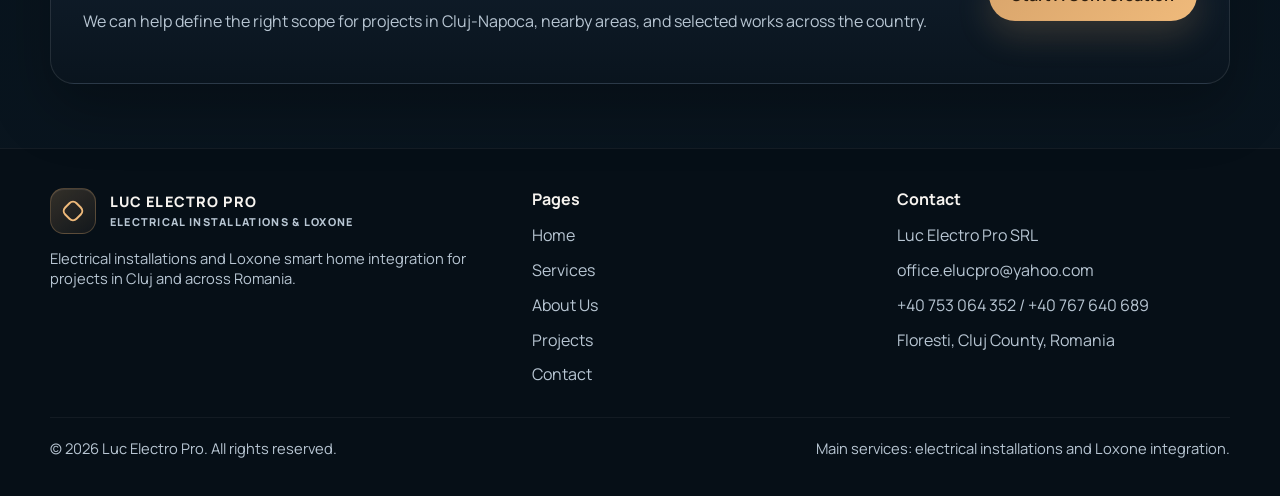
<file: en/services.html>
<!DOCTYPE html>
<html lang="en">
  <head>
    <meta charset="UTF-8" />
    <meta name="viewport" content="width=device-width, initial-scale=1.0" />
    <title>Services | Luc Electro Pro</title>
    <meta
      name="description"
      content="Electrical installations, Loxone smart home integration, lighting, climate control, and related services from Luc Electro Pro."
    />
    <meta name="robots" content="index, follow" />
    <link rel="canonical" href="/en/services.html" />
    <link rel="alternate" hreflang="ro" href="/services.html" />
    <link rel="alternate" hreflang="en" href="/en/services.html" />
    <link rel="alternate" hreflang="x-default" href="/index.html" />
    <meta property="og:type" content="website" />
    <meta property="og:title" content="Services | Luc Electro Pro" />
    <meta property="og:description" content="Electrical installations, Loxone smart home integration, lighting, climate control, and related services from Luc Electro Pro." />
    <meta property="og:locale" content="en_US" />
    <meta property="og:locale:alternate" content="ro_RO" />
    <meta name="twitter:card" content="summary_large_image" />
    <link rel="preconnect" href="https://fonts.googleapis.com" />
    <link rel="preconnect" href="https://fonts.gstatic.com" crossorigin />
    <link
      href="https://fonts.googleapis.com/css2?family=Fraunces:wght@600;700&family=Manrope:wght@400;500;600;700;800&display=swap"
      rel="stylesheet"
    />
    <link rel="stylesheet" href="../css/styles.css" />
  </head>
  <body>
    <div class="page-shell">
      <header class="site-header">
        <div class="container header-inner">
          <a class="brand" href="index.html">
            <span class="brand-mark"></span>
            <span class="brand-copy">
              <span>Luc Electro Pro</span>
              <small>Electrical Installations & Loxone</small>
            </span>
          </a>
          <button class="nav-toggle" type="button" aria-label="Toggle navigation" aria-expanded="false" data-nav-toggle>
            &#9776;
          </button>
          <nav class="main-nav" data-nav>
            <a href="index.html">Home</a>
            <a class="active" href="services.html">Services</a>
            <a href="about.html">About Us</a>
            <a href="projects.html">Projects</a>
            <a href="contact.html">Contact</a>
          </nav>
          <div class="header-actions">
            <div class="lang-switch" aria-label="Language switcher">
              <a class="active" href="services.html">EN</a>
              <a href="../services.html">RO</a>
            </div>
            <a class="button" href="contact.html">Request A Quote</a>
          </div>
        </div>
      </header>

      <main>
        <section class="page-hero">
          <div class="container page-hero-grid">
            <div class="page-hero-copy" data-reveal>
              <span class="eyebrow">Services</span>
              <h1>Electrical installations and Loxone integration tailored to each property.</h1>
              <p>
                Our main services are complete electrical installations and Loxone smart home
                integration, supported by planning, commissioning, lighting control, and related
                technical coordination.
              </p>
              <div class="pill-row">
                <span class="pill">Electrical Installations</span>
                <span class="pill">Loxone Smart Home</span>
                <span class="pill">Residential & Commercial</span>
                <span class="pill">Cluj + Nationwide</span>
              </div>
            </div>
            <div class="visual-card" data-reveal>
              <img src="../assets/img/services-overview.svg" alt="Luc Electro Pro services illustration" />
            </div>
          </div>
        </section>

        <section class="section">
          <div class="container">
            <div class="section-heading" data-reveal>
              <span class="eyebrow">Main Services</span>
              <h2>Focused on solid execution first, smart integration second, and clean delivery throughout.</h2>
            </div>

            <div class="service-grid">
              <article class="list-card" data-reveal>
                <div class="service-index">01</div>
                <h3>Electrical Installations</h3>
                <p>
                  Complete electrical works for houses, apartments, offices, and renovation or new
                  construction projects, with careful planning and reliable execution.
                </p>
                <ul class="service-points">
                  <li>Main distribution boards and electrical circuits</li>
                  <li>Lighting, sockets, switches, and room-by-room wiring</li>
                  <li>Installations for residential and commercial properties</li>
                </ul>
              </article>

              <article class="list-card" data-reveal>
                <div class="service-index">02</div>
                <h3>Loxone Smart Home Integration</h3>
                <p>
                  Intelligent automation solutions built with Loxone to simplify comfort, control,
                  and energy awareness across the property.
                </p>
                <ul class="service-points">
                  <li>Lighting scenes and dimming strategies</li>
                  <li>Blinds, climate, and room comfort automation</li>
                  <li>Loxone configuration, logic, and commissioning</li>
                </ul>
              </article>

              <article class="list-card" data-reveal>
                <div class="service-index">03</div>
                <h3>Lighting Design & Control</h3>
                <p>
                  Practical and ambience-focused lighting setups prepared to work properly both as
                  standalone electrical systems and within smart home logic.
                </p>
                <ul class="service-points">
                  <li>Functional and decorative lighting layouts</li>
                  <li>Scene-ready wiring and control logic</li>
                  <li>Interior, facade, and exterior lighting coordination</li>
                </ul>
              </article>

              <article class="list-card" data-reveal>
                <div class="service-index">04</div>
                <h3>Climate & Shading Control</h3>
                <p>
                  Comfort automation that connects heating, cooling, ventilation, and blinds to the
                  wider smart home system.
                </p>
                <ul class="service-points">
                  <li>Temperature zoning and schedules</li>
                  <li>Automated blinds and shading behavior</li>
                  <li>Energy-conscious comfort control</li>
                </ul>
              </article>

              <article class="list-card" data-reveal>
                <div class="service-index">05</div>
                <h3>Access & Supporting Systems</h3>
                <p>
                  Coordination for access, entry, and supporting smart property functions that need
                  to work reliably with the electrical and automation backbone.
                </p>
                <ul class="service-points">
                  <li>Access and intercom related integration</li>
                  <li>Support for connected comfort systems</li>
                  <li>Unified logic across multiple functions</li>
                </ul>
              </article>

              <article class="list-card" data-reveal>
                <div class="service-index">06</div>
                <h3>Testing, Setup & Handover</h3>
                <p>
                  Final setup is treated as part of the service, not an afterthought. We test,
                  configure, and prepare the system for actual day-to-day use.
                </p>
                <ul class="service-points">
                  <li>System checks and commissioning</li>
                  <li>User-ready calibration and adjustments</li>
                  <li>Project handover with operational clarity</li>
                </ul>
              </article>
            </div>
          </div>
        </section>

        <section class="section">
          <div class="container detail-grid">
            <div class="content-block" data-reveal>
              <span class="eyebrow">How We Approach It</span>
              <h2>Electrical planning that supports smarter living from the start.</h2>
              <p>
                Good Loxone integration begins with a correct electrical foundation. We pay attention
                to installation logic early so the finished property feels coherent, practical, and
                easy to control.
              </p>
              <ul class="check-list">
                <li>Main services centered on electrical installations and Loxone</li>
                <li>Scope adapted for homes, apartments, offices, and selected larger projects</li>
                <li>Service coverage in Cluj-Napoca, surrounding areas, and nationwide</li>
              </ul>
            </div>

            <div class="panel" data-reveal>
              <span class="eyebrow">Best Fit</span>
              <div class="mini-grid">
                <div class="info-tile">
                  <strong>Private Houses</strong>
                  <span>Electrical systems plus everyday comfort automation.</span>
                </div>
                <div class="info-tile">
                  <strong>Apartments</strong>
                  <span>Compact but elegant smart control where it matters most.</span>
                </div>
                <div class="info-tile">
                  <strong>Offices</strong>
                  <span>Practical electrical layouts with better control and efficiency.</span>
                </div>
                <div class="info-tile">
                  <strong>Renovations</strong>
                  <span>Modernized infrastructure prepared for current and future needs.</span>
                </div>
              </div>
            </div>
          </div>
        </section>

        <section class="band">
          <div class="container">
            <div class="cta-panel" data-reveal>
              <div class="cta-grid">
                <div class="cta-content">
                  <span class="eyebrow">Need A Quote?</span>
                  <h2>Tell us whether you need electrical work, Loxone integration, or a combined solution.</h2>
                  <p>
                    We can help define the right scope for projects in Cluj-Napoca, nearby areas,
                    and selected works across the country.
                  </p>
                </div>
                <div class="hero-actions">
                  <a class="button" href="../contact.html">Start A Conversation</a>
                </div>
              </div>
            </div>
          </div>
        </section>
      </main>

      <footer class="site-footer">
        <div class="container">
          <div class="footer-grid">
            <div>
              <a class="brand" href="index.html">
                <span class="brand-mark"></span>
                <span class="brand-copy">
                  <span>Luc Electro Pro</span>
                  <small>Electrical Installations & Loxone</small>
                </span>
              </a>
              <p class="subtle">Electrical installations and Loxone smart home integration for projects in Cluj and across Romania.</p>
            </div>
            <div>
              <h3>Pages</h3>
              <ul class="footer-links">
                <li><a href="index.html">Home</a></li>
                <li><a href="services.html">Services</a></li>
                <li><a href="about.html">About Us</a></li>
                <li><a href="projects.html">Projects</a></li>
                <li><a href="contact.html">Contact</a></li>
              </ul>
            </div>
            <div>
              <h3>Contact</h3>
              <ul class="footer-contact">
                <li>Luc Electro Pro SRL</li>
                <li>office.elucpro@yahoo.com</li>
                <li>+40 753 064 352 / +40 767 640 689</li>
                <li>Floresti, Cluj County, Romania</li>
              </ul>
            </div>
          </div>
          <div class="footer-bottom">
            <span>&copy; 2026 Luc Electro Pro. All rights reserved.</span>
            <span>Main services: electrical installations and Loxone integration.</span>
          </div>
        </div>
      </footer>
    </div>

    <script src="../js/main.js"></script>
  </body>
</html>
</file>
<file: css/styles.css>
:root {
  --bg: #08131c;
  --bg-soft: #0f1d29;
  --panel: #122434;
  --panel-strong: #172b3c;
  --line: rgba(255, 255, 255, 0.1);
  --text: #f6f3ef;
  --muted: #b8c6d3;
  --accent: #d8a46b;
  --accent-strong: #efba7b;
  --accent-soft: rgba(216, 164, 107, 0.16);
  --success: #8fd2b0;
  --shadow: 0 24px 60px rgba(0, 0, 0, 0.28);
  --radius: 24px;
  --radius-sm: 18px;
  --container: 1180px;
}

*,
*::before,
*::after {
  box-sizing: border-box;
}

html {
  scroll-behavior: smooth;
}

body {
  margin: 0;
  font-family: "Manrope", "Segoe UI", sans-serif;
  color: var(--text);
  background:
    radial-gradient(circle at top left, rgba(216, 164, 107, 0.16), transparent 28%),
    radial-gradient(circle at 85% 10%, rgba(82, 121, 161, 0.22), transparent 24%),
    linear-gradient(180deg, #06111a 0%, #08131c 60%, #09151f 100%);
  min-height: 100vh;
}

img {
  display: block;
  max-width: 100%;
}

a {
  color: inherit;
  text-decoration: none;
}

button,
input,
textarea {
  font: inherit;
}

.page-shell {
  overflow: clip;
}

.container {
  width: min(calc(100% - 2rem), var(--container));
  margin: 0 auto;
}

.site-header {
  position: sticky;
  top: 0;
  z-index: 30;
  backdrop-filter: blur(18px);
  background: rgba(5, 12, 18, 0.82);
  border-bottom: 1px solid rgba(255, 255, 255, 0.05);
}

.header-inner {
  display: flex;
  align-items: center;
  justify-content: space-between;
  gap: 1rem;
  min-height: 84px;
}

.brand {
  display: inline-flex;
  align-items: center;
  gap: 0.85rem;
  font-weight: 800;
  letter-spacing: 0.08em;
  text-transform: uppercase;
  font-size: 0.9rem;
}

.brand-mark {
  width: 46px;
  height: 46px;
  border-radius: 14px;
  display: grid;
  place-items: center;
  background: linear-gradient(145deg, rgba(216, 164, 107, 0.22), rgba(216, 164, 107, 0.06));
  border: 1px solid rgba(216, 164, 107, 0.28);
  box-shadow: inset 0 1px 0 rgba(255, 255, 255, 0.08);
}

.brand-mark::before {
  content: "";
  width: 18px;
  height: 18px;
  border-radius: 6px;
  border: 2px solid var(--accent-strong);
  transform: rotate(45deg);
}

.brand-copy small {
  display: block;
  color: var(--muted);
  letter-spacing: 0.12em;
  font-size: 0.68rem;
  margin-top: 0.2rem;
}

.nav-toggle {
  display: none;
  border: 0;
  background: rgba(255, 255, 255, 0.06);
  color: var(--text);
  width: 48px;
  height: 48px;
  border-radius: 14px;
}

.main-nav {
  display: flex;
  align-items: center;
  gap: 0.4rem;
}

.main-nav a {
  padding: 0.9rem 1rem;
  border-radius: 999px;
  color: var(--muted);
  font-size: 0.95rem;
  transition: 0.25s ease;
}

.main-nav a:hover,
.main-nav a.active {
  color: var(--text);
  background: rgba(255, 255, 255, 0.06);
}

.header-actions {
  display: flex;
  align-items: center;
  gap: 0.75rem;
}

.lang-switch {
  display: inline-flex;
  align-items: center;
  gap: 0.35rem;
  padding: 0.25rem;
  border-radius: 999px;
  background: rgba(255, 255, 255, 0.05);
  border: 1px solid rgba(255, 255, 255, 0.08);
}

.lang-switch a {
  min-width: 42px;
  min-height: 38px;
  padding: 0 0.85rem;
  border-radius: 999px;
  display: inline-flex;
  align-items: center;
  justify-content: center;
  font-size: 0.84rem;
  font-weight: 800;
  letter-spacing: 0.08em;
  text-transform: uppercase;
  color: var(--muted);
}

.lang-switch a.active {
  background: rgba(216, 164, 107, 0.16);
  color: #ffe0b8;
}

.eyebrow {
  display: inline-flex;
  align-items: center;
  gap: 0.5rem;
  padding: 0.55rem 0.85rem;
  border-radius: 999px;
  background: rgba(216, 164, 107, 0.09);
  border: 1px solid rgba(216, 164, 107, 0.18);
  color: #ffe0b8;
  text-transform: uppercase;
  letter-spacing: 0.14em;
  font-size: 0.72rem;
  font-weight: 800;
}

.eyebrow::before {
  content: "";
  width: 8px;
  height: 8px;
  border-radius: 999px;
  background: var(--accent-strong);
  box-shadow: 0 0 18px rgba(239, 186, 123, 0.7);
}

.page-hero,
.hero {
  padding: 5.5rem 0 3rem;
}

.hero-grid,
.page-hero-grid,
.split-grid,
.contact-grid,
.case-grid,
.detail-grid,
.cta-grid {
  display: grid;
  gap: 2rem;
}

.hero-grid,
.page-hero-grid,
.split-grid,
.case-grid,
.detail-grid {
  grid-template-columns: 1.15fr 0.85fr;
  align-items: center;
}

.hero-copy h1,
.page-hero-copy h1,
.section-heading h2,
.content-block h2,
.cta-content h2,
.case-study-copy h2 {
  font-family: "Fraunces", Georgia, serif;
  line-height: 1.03;
  letter-spacing: -0.03em;
  margin: 0 0 1rem;
}

.hero-copy h1,
.page-hero-copy h1 {
  font-size: clamp(2.9rem, 7vw, 5.8rem);
  max-width: 11ch;
}

.hero-copy p,
.page-hero-copy p,
.section-heading p,
.content-block p,
.cta-content p,
.case-study-copy p,
.card p,
.project-card p,
.contact-card p,
.faq-item p,
.stat p,
.list-card p {
  color: var(--muted);
  line-height: 1.75;
}

.hero-actions,
.inline-actions {
  display: flex;
  flex-wrap: wrap;
  gap: 0.9rem;
  margin-top: 2rem;
}

.button,
.button-outline,
.button-ghost {
  display: inline-flex;
  align-items: center;
  justify-content: center;
  gap: 0.6rem;
  min-height: 52px;
  padding: 0 1.35rem;
  border-radius: 999px;
  border: 1px solid transparent;
  font-weight: 700;
  transition: transform 0.25s ease, background 0.25s ease, border-color 0.25s ease;
}

.button {
  background: linear-gradient(135deg, var(--accent), var(--accent-strong));
  color: #2f1f0f;
  box-shadow: 0 14px 34px rgba(216, 164, 107, 0.2);
}

.button-outline {
  background: transparent;
  color: var(--text);
  border-color: rgba(255, 255, 255, 0.16);
}

.button-ghost {
  background: rgba(255, 255, 255, 0.06);
  color: var(--text);
}

.button:hover,
.button-outline:hover,
.button-ghost:hover {
  transform: translateY(-2px);
}

.hero-card,
.visual-card,
.cta-panel,
.quote-panel,
.contact-panel,
.panel,
.image-card {
  position: relative;
  border-radius: var(--radius);
  overflow: hidden;
  background: linear-gradient(180deg, rgba(20, 36, 52, 0.96), rgba(10, 21, 30, 0.96));
  border: 1px solid var(--line);
  box-shadow: var(--shadow);
}

.hero-card {
  padding: 1.2rem;
}

.hero-card img,
.visual-card img,
.image-card img {
  width: 100%;
  height: 100%;
  object-fit: cover;
  border-radius: calc(var(--radius) - 10px);
}

.hero-floating {
  position: absolute;
  inset: auto 1.5rem 1.5rem auto;
  max-width: 260px;
  padding: 1rem 1.1rem;
  border-radius: 18px;
  background: rgba(7, 14, 20, 0.82);
  border: 1px solid rgba(255, 255, 255, 0.08);
  backdrop-filter: blur(12px);
}

.hero-floating strong,
.project-meta strong,
.stat strong,
.info-tile strong,
.timeline-step strong {
  display: block;
  font-size: 1.15rem;
  margin-bottom: 0.3rem;
}

.hero-floating span,
.project-meta span,
.info-tile span,
.timeline-step span {
  color: var(--muted);
  line-height: 1.6;
  font-size: 0.92rem;
}

.metrics {
  display: grid;
  grid-template-columns: repeat(3, minmax(0, 1fr));
  gap: 1rem;
  margin-top: 2rem;
}

.metric {
  padding: 1.1rem 1rem;
  border-radius: 18px;
  background: rgba(255, 255, 255, 0.04);
  border: 1px solid rgba(255, 255, 255, 0.07);
}

.metric strong {
  display: block;
  font-size: 1.6rem;
  margin-bottom: 0.25rem;
}

.metric span {
  color: var(--muted);
  font-size: 0.95rem;
}

.section {
  padding: 2.5rem 0 5rem;
}

.section-heading {
  max-width: 720px;
  margin-bottom: 2rem;
}

.section-heading h2 {
  font-size: clamp(2rem, 4vw, 3.45rem);
}

.section-heading.centered {
  margin-inline: auto;
  text-align: center;
}

.card-grid,
.service-grid,
.project-grid,
.value-grid,
.team-grid,
.faq-grid,
.contact-cards,
.stats-grid,
.timeline,
.tags,
.mini-grid {
  display: grid;
  gap: 1.2rem;
}

.card-grid.three,
.project-grid,
.value-grid,
.team-grid,
.faq-grid,
.contact-cards,
.stats-grid,
.timeline {
  grid-template-columns: repeat(3, minmax(0, 1fr));
}

.service-grid,
.mini-grid {
  grid-template-columns: repeat(2, minmax(0, 1fr));
}

.card,
.project-card,
.list-card,
.contact-card,
.faq-item,
.timeline-step,
.info-tile {
  padding: 1.5rem;
  border-radius: var(--radius-sm);
  background: linear-gradient(180deg, rgba(255, 255, 255, 0.06), rgba(255, 255, 255, 0.03));
  border: 1px solid rgba(255, 255, 255, 0.08);
}

.card-icon,
.service-index,
.badge {
  width: 52px;
  height: 52px;
  border-radius: 16px;
  display: grid;
  place-items: center;
  margin-bottom: 1.1rem;
  background: rgba(216, 164, 107, 0.12);
  border: 1px solid rgba(216, 164, 107, 0.24);
  color: #ffd3a2;
  font-weight: 800;
}

.service-index {
  width: 62px;
  font-size: 0.95rem;
}

.card h3,
.project-card h3,
.list-card h3,
.faq-item h3,
.contact-card h3,
.content-block h3 {
  margin: 0 0 0.65rem;
  font-size: 1.25rem;
}

.check-list,
.feature-list,
.contact-list,
.service-points {
  list-style: none;
  padding: 0;
  margin: 1.1rem 0 0;
  display: grid;
  gap: 0.75rem;
}

.check-list li,
.feature-list li,
.contact-list li,
.service-points li {
  display: flex;
  gap: 0.7rem;
  align-items: flex-start;
  color: var(--muted);
  line-height: 1.65;
}

.check-list li::before,
.feature-list li::before,
.contact-list li::before,
.service-points li::before {
  content: "";
  width: 10px;
  height: 10px;
  border-radius: 999px;
  margin-top: 0.52rem;
  flex: 0 0 auto;
  background: var(--accent-strong);
  box-shadow: 0 0 18px rgba(239, 186, 123, 0.6);
}

.band {
  padding: 2rem 0;
}

.cta-panel {
  padding: 2rem;
}

.cta-grid {
  grid-template-columns: 1fr auto;
  align-items: center;
}

.quote-panel,
.contact-panel,
.panel {
  padding: 1.8rem;
}

.quote-panel p {
  font-family: "Fraunces", Georgia, serif;
  font-size: 1.5rem;
  line-height: 1.5;
  margin: 0;
}

.quote-panel footer {
  color: var(--muted);
  margin-top: 1rem;
}

.stat {
  padding: 1.5rem;
  border-radius: var(--radius-sm);
  background: rgba(255, 255, 255, 0.04);
  border: 1px solid rgba(255, 255, 255, 0.08);
}

.stat strong {
  font-size: 2rem;
}

.project-card {
  overflow: hidden;
  padding: 0;
}

.project-card img {
  height: 240px;
  width: 100%;
  object-fit: cover;
}

.project-card-body {
  padding: 1.45rem;
}

.project-meta {
  display: flex;
  justify-content: space-between;
  gap: 1rem;
  margin-bottom: 1rem;
  color: var(--muted);
  font-size: 0.95rem;
}

.project-meta strong {
  font-size: 0.8rem;
  text-transform: uppercase;
  letter-spacing: 0.12em;
  margin-bottom: 0;
  color: #ffe0b8;
}

.tags {
  grid-template-columns: repeat(auto-fit, minmax(120px, max-content));
  justify-content: flex-start;
}

.tag {
  display: inline-flex;
  align-items: center;
  justify-content: center;
  min-height: 42px;
  padding: 0 1rem;
  border-radius: 999px;
  background: rgba(255, 255, 255, 0.05);
  border: 1px solid rgba(255, 255, 255, 0.08);
  color: var(--muted);
  font-size: 0.92rem;
}

.page-hero-copy {
  /* max-width: 720px; */
}

.page-hero-copy h1 {
  max-width: none;
}

.pill-row {
  display: flex;
  flex-wrap: wrap;
  gap: 0.75rem;
  margin-top: 1.5rem;
}

.pill {
  display: inline-flex;
  align-items: center;
  gap: 0.5rem;
  min-height: 40px;
  padding: 0 1rem;
  border-radius: 999px;
  background: rgba(255, 255, 255, 0.05);
  border: 1px solid rgba(255, 255, 255, 0.08);
  color: var(--muted);
}

.timeline-step {
  min-height: 100%;
}

.timeline-step span.step {
  display: inline-flex;
  margin-bottom: 0.8rem;
  color: #ffe0b8;
  font-size: 0.82rem;
  text-transform: uppercase;
  letter-spacing: 0.15em;
}

.contact-grid {
  grid-template-columns: 1fr;
  align-items: start;
}

.contact-cards {
  margin-top: 1.5rem;
}

.contact-form {
  display: grid;
  gap: 1rem;
}

.field-row {
  display: grid;
  grid-template-columns: repeat(2, minmax(0, 1fr));
  gap: 1rem;
}

.field label {
  display: block;
  margin-bottom: 0.55rem;
  color: #dde7f0;
  font-size: 0.94rem;
}

.field input,
.field textarea {
  width: 100%;
  border: 1px solid rgba(255, 255, 255, 0.1);
  background: rgba(255, 255, 255, 0.04);
  color: var(--text);
  padding: 0.95rem 1rem;
  border-radius: 16px;
  outline: none;
  transition: border-color 0.25s ease, background 0.25s ease;
}

.field input:focus,
.field textarea:focus {
  border-color: rgba(216, 164, 107, 0.55);
  background: rgba(255, 255, 255, 0.06);
}

.form-note,
.subtle {
  color: var(--muted);
  font-size: 0.92rem;
}

.status-note {
  display: none;
  padding: 0.85rem 1rem;
  border-radius: 14px;
  background: rgba(143, 210, 176, 0.12);
  border: 1px solid rgba(143, 210, 176, 0.2);
  color: #d7f4e4;
}

.status-note.visible {
  display: block;
}

.faq-item p,
.contact-card p,
.list-card p {
  margin-bottom: 0;
}

.site-footer {
  margin-top: 2rem;
  padding: 2.4rem 0;
  border-top: 1px solid rgba(255, 255, 255, 0.06);
  background: rgba(4, 10, 16, 0.5);
}

.footer-grid {
  display: grid;
  grid-template-columns: 1.15fr 0.85fr 0.85fr;
  gap: 2rem;
  align-items: start;
}

.footer-grid h3 {
  margin-top: 0;
  margin-bottom: 0.9rem;
  font-size: 1rem;
}

.footer-links,
.footer-contact {
  list-style: none;
  padding: 0;
  margin: 0;
  display: grid;
  gap: 0.8rem;
  color: var(--muted);
}

.footer-bottom {
  margin-top: 2rem;
  padding-top: 1.2rem;
  border-top: 1px solid rgba(255, 255, 255, 0.05);
  display: flex;
  justify-content: space-between;
  gap: 1rem;
  color: var(--muted);
  font-size: 0.92rem;
}

[data-reveal] {
  opacity: 0;
  transform: translateY(24px);
  transition: opacity 0.6s ease, transform 0.6s ease;
}

[data-reveal].visible {
  opacity: 1;
  transform: translateY(0);
}

@media (max-width: 980px) {
  .main-nav {
    position: absolute;
    top: calc(100% + 0.75rem);
    left: 1rem;
    right: 1rem;
    padding: 1rem;
    border-radius: 22px;
    border: 1px solid rgba(255, 255, 255, 0.08);
    background: rgba(7, 14, 20, 0.96);
    box-shadow: var(--shadow);
    flex-direction: column;
    align-items: stretch;
    display: none;
  }

  .main-nav.open {
    display: flex;
  }

  .main-nav a {
    border-radius: 14px;
  }

  .nav-toggle {
    display: inline-grid;
    place-items: center;
  }

  .header-actions .button {
    display: none;
  }

  .hero-grid,
  .page-hero-grid,
  .split-grid,
  .detail-grid,
  .case-grid,
  .contact-grid,
  .cta-grid,
  .footer-grid {
    grid-template-columns: 1fr;
  }

  .card-grid.three,
  .project-grid,
  .value-grid,
  .team-grid,
  .faq-grid,
  .contact-cards,
  .stats-grid,
  .timeline,
  .service-grid,
  .mini-grid,
  .field-row,
  .metrics {
    grid-template-columns: 1fr;
  }

  .page-hero,
  .hero {
    padding-top: 4.5rem;
  }

  .hero-copy h1,
  .page-hero-copy h1 {
    max-width: none;
  }

  .hero-floating {
    position: static;
    margin-top: 1rem;
    max-width: none;
  }
}

@media (max-width: 640px) {
  .container {
    width: min(calc(100% - 1.25rem), var(--container));
  }

  .header-inner {
    min-height: 76px;
  }

  .brand-copy span {
    display: block;
  }

  .hero-copy h1,
  .page-hero-copy h1 {
    font-size: clamp(2.4rem, 12vw, 4rem);
  }

  .section {
    padding: 2rem 0 4rem;
  }

  .cta-panel,
  .quote-panel,
  .contact-panel,
  .panel,
  .card,
  .project-card-body,
  .list-card,
  .contact-card,
  .faq-item,
  .timeline-step {
    padding: 1.25rem;
  }
}
</file>
